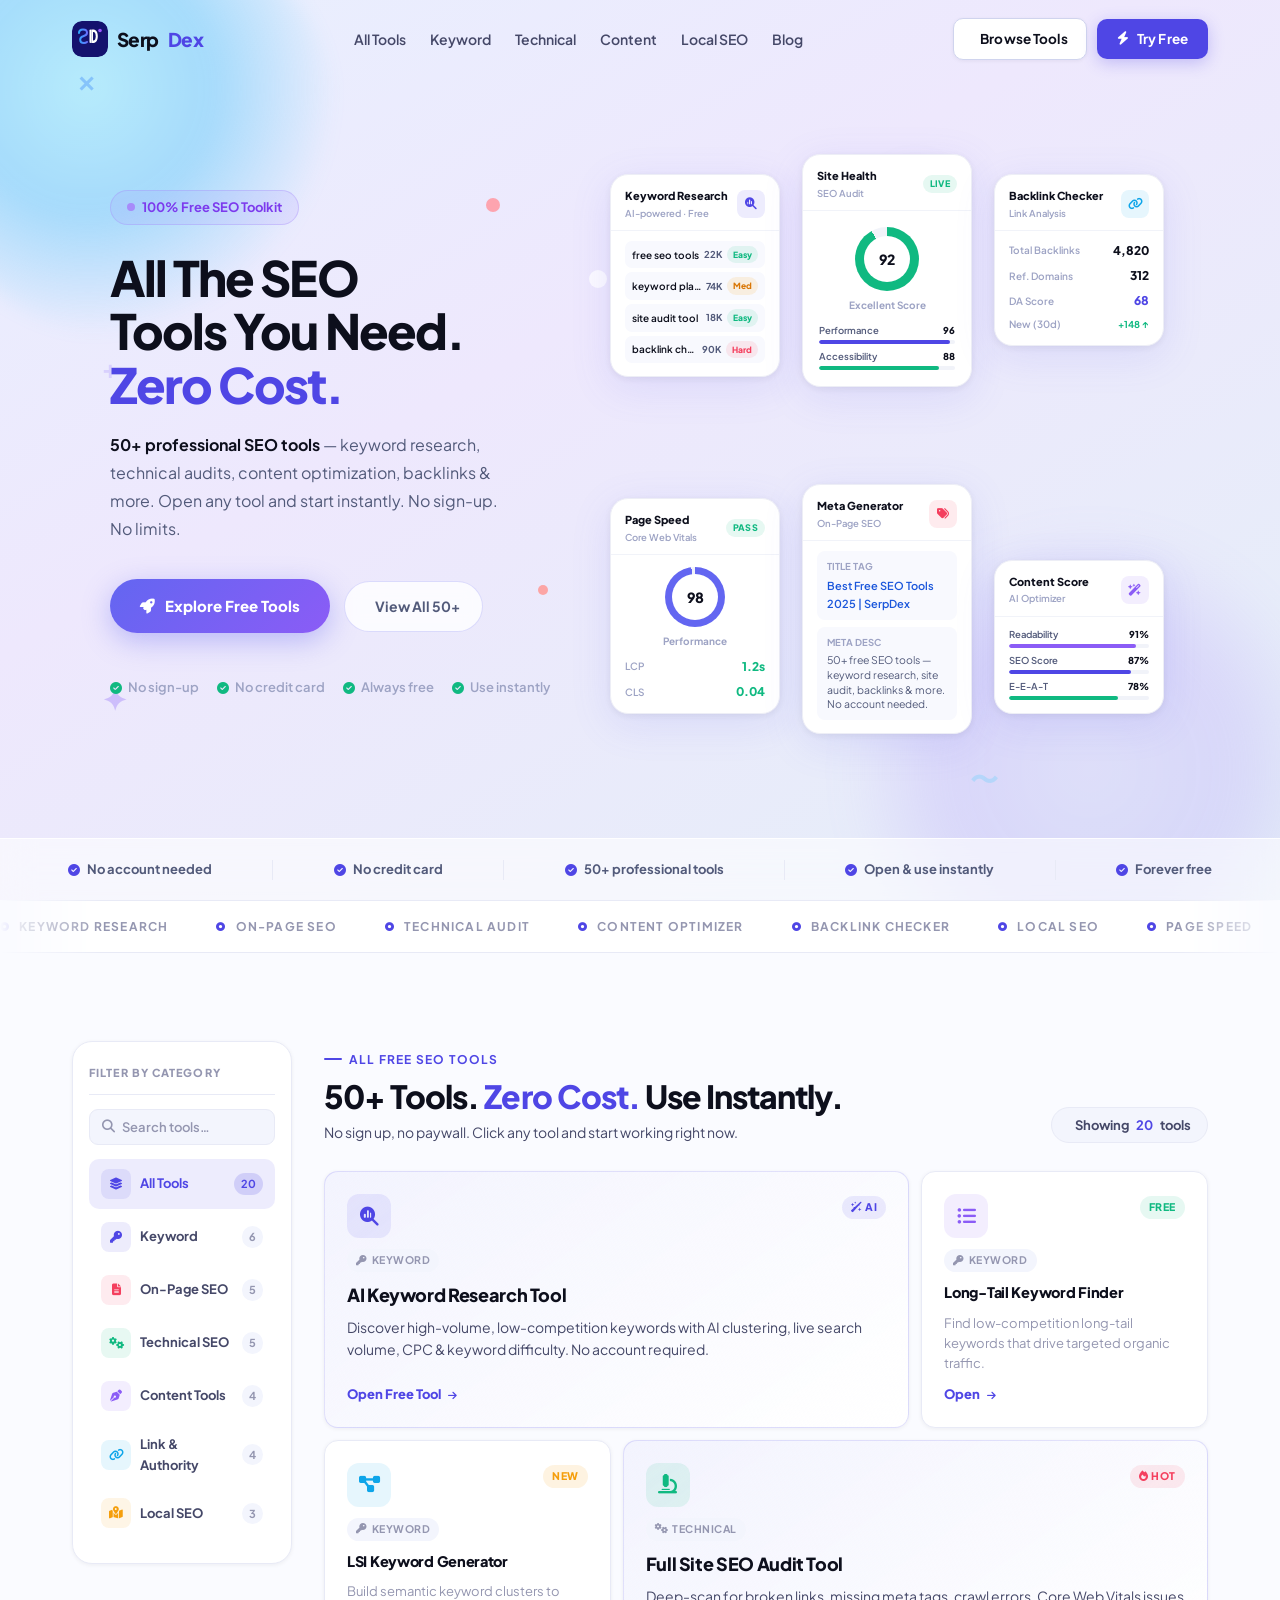
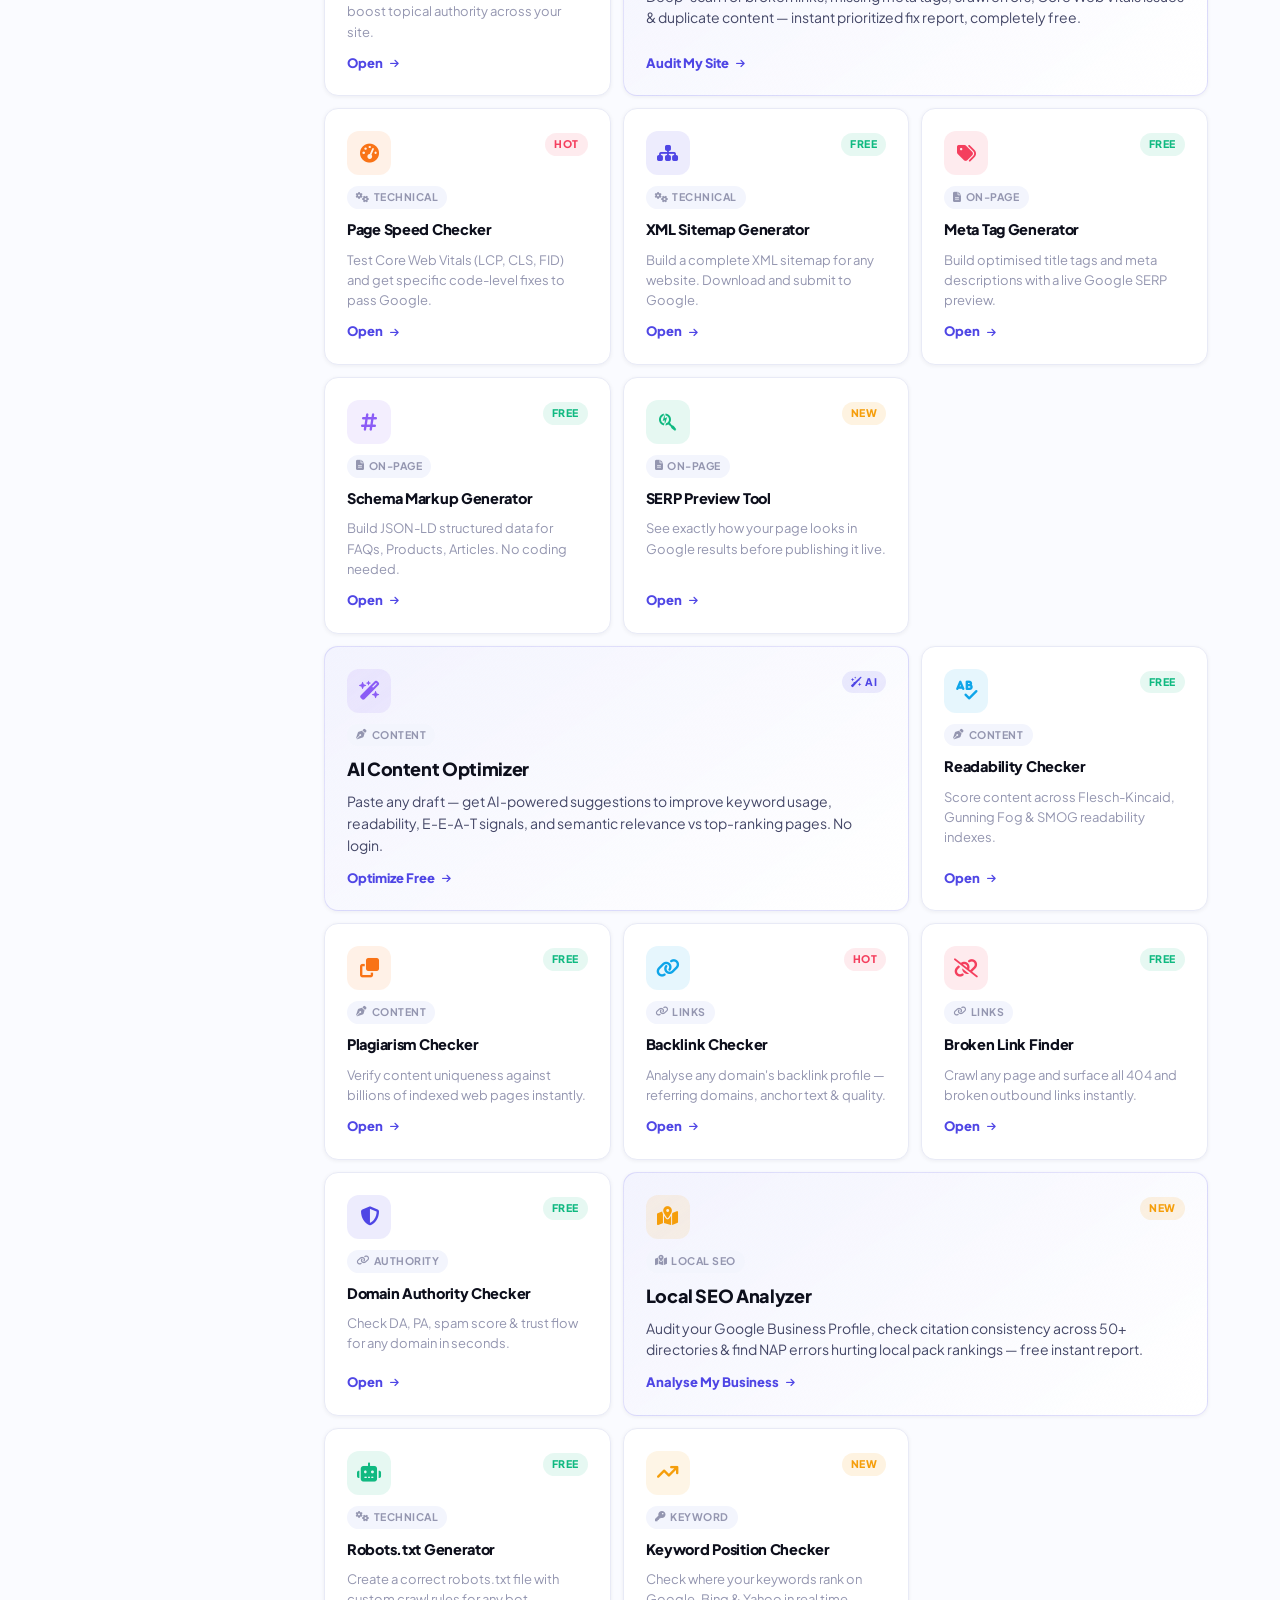
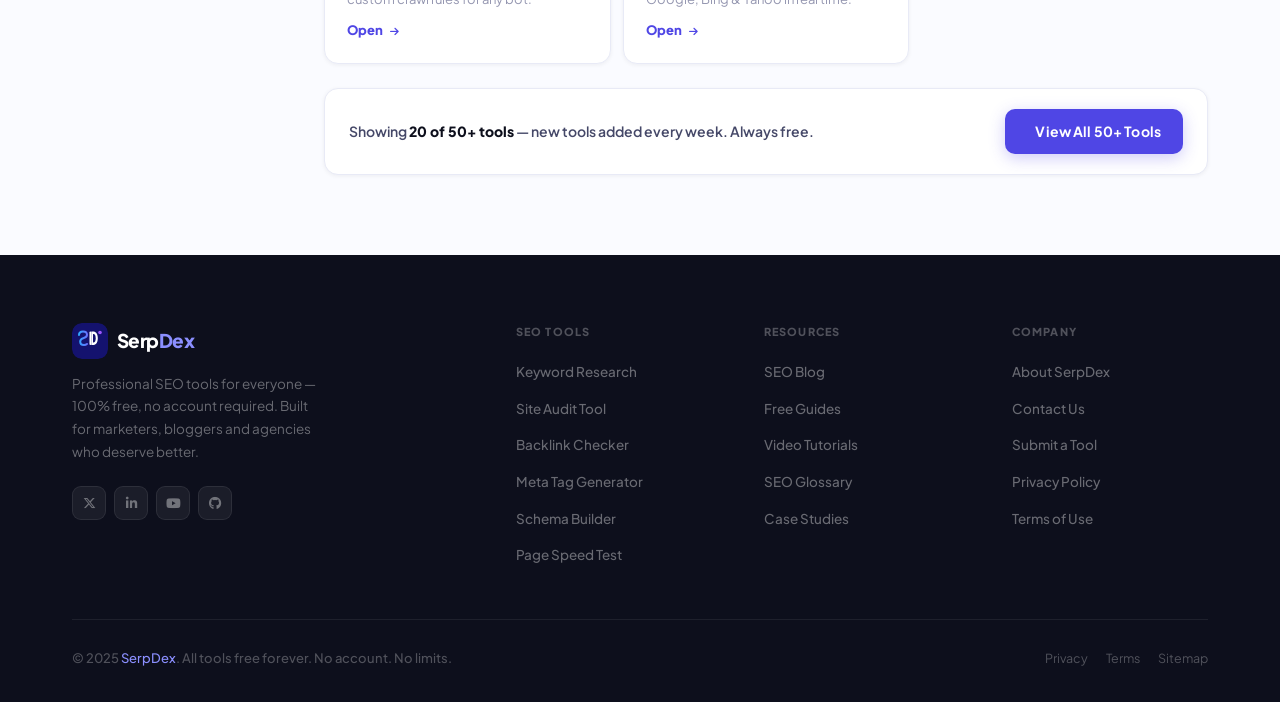
<file: index.html>
<!DOCTYPE html>
<html lang="en">
<head>
  <meta charset="UTF-8" />
  <meta name="viewport" content="width=device-width, initial-scale=1.0" />
  <title>SerpDex — 50+ Free SEO Tools. No Signup. No Limits.</title>
  <meta name="description" content="SerpDex gives you 50+ free SEO tools — keyword research, site audit, schema generator, backlink checker and more. No account needed." />
  <link rel="preconnect" href="https://fonts.googleapis.com" />
  <link rel="preconnect" href="https://fonts.gstatic.com" crossorigin />
  <link href="https://fonts.googleapis.com/css2?family=Inter:wght@300;400;500;600;700;800;900&family=Plus+Jakarta+Sans:ital,wght@0,300;0,400;0,500;0,600;0,700;0,800;1,400&display=swap" rel="stylesheet" />
  <link rel="stylesheet" href="https://cdnjs.cloudflare.com/ajax/libs/font-awesome/6.5.0/css/all.min.css" />
  <link rel="stylesheet" href="shared.css" />
</head>
<body>

  <!-- ░░ HEADER — injected by components.js ░░ -->
  <div id="site-header"></div>

  <!-- ░░ PAGE CONTENT ░░ -->
  <!-- ████ HERO  ████ -->
<section class="hero" id="home">

  <!-- Decorative elements -->
  <span class="deco deco-circle dc1"></span>
  <span class="deco deco-circle dc2"></span>
  <span class="deco deco-circle dc3"></span>
  <span class="deco deco-circle dc4"></span>
  <span class="deco deco-circle dd1"></span>
  <span class="deco deco-circle dd2"></span>
  <span class="deco deco-circle dd3"></span>
  <span class="deco dsym dx1">✕</span>
  <span class="deco dsym dx2">✦</span>
  <span class="deco dsym dwave">〜</span>
  <span class="deco dsym dplus">+</span>

  <!-- Main content -->
  <div class="hero-wrap">
    <div class="hero-grid">

      <!-- ── LEFT ── -->
      <div class="hl">

        <div class="hl-badge">
          <span class="badge-dot"></span>
          100% Free SEO Toolkit
        </div>

        <h1 class="hl-h1">
          All The SEO<br>
          Tools You Need.<br>
          <span class="ac">Zero Cost.</span>
        </h1>

        <p class="hl-p">
          <strong>50+ professional SEO tools</strong> — keyword research,
          technical audits, content optimization, backlinks & more.
          Open any tool and start instantly. No sign-up. No limits.
        </p>

        <div class="hl-cta">
          <a href="#tools" class="cta-main">
            <i class="fa-solid fa-rocket"></i> Explore Free Tools
          </a>
          <a href="#tools" class="cta-ghost">
            <i class="fa-solid fa-grid-2"></i> View All 50+
          </a>
        </div>

        <div class="hl-trust">
          <div class="ht-item"><i class="fa-solid fa-circle-check"></i> No sign-up</div>
          <div class="ht-item"><i class="fa-solid fa-circle-check"></i> No credit card</div>
          <div class="ht-item"><i class="fa-solid fa-circle-check"></i> Always free</div>
          <div class="ht-item"><i class="fa-solid fa-circle-check"></i> Use instantly</div>
        </div>

      </div>

      <!-- ── RIGHT — Floating cards ── -->
      <div class="hr">
        <div class="cards-scene">

          <!-- Card 1: AI Keyword Research -->
          <div class="fcard fc1">
            <div class="card-header">
              <div>
                <div class="card-title">Keyword Research</div>
                <div class="card-sub">AI-powered · Free</div>
              </div>
              <div class="card-icon-wrap" style="background:rgba(79,70,229,.1);">
                <i class="fa-solid fa-magnifying-glass-chart" style="color:#4F46E5;"></i>
              </div>
            </div>
            <div class="card-body">
              <div class="krow">
                <span class="krow-kw">free seo tools</span>
                <span class="krow-vol">22K</span>
                <span class="kpill kp-e">Easy</span>
              </div>
              <div class="krow">
                <span class="krow-kw">keyword planner</span>
                <span class="krow-vol">74K</span>
                <span class="kpill kp-m">Med</span>
              </div>
              <div class="krow">
                <span class="krow-kw">site audit tool</span>
                <span class="krow-vol">18K</span>
                <span class="kpill kp-e">Easy</span>
              </div>
              <div class="krow">
                <span class="krow-kw">backlink checker</span>
                <span class="krow-vol">90K</span>
                <span class="kpill kp-h">Hard</span>
              </div>
            </div>
          </div>

          <!-- Card 2: Site Audit Score -->
          <div class="fcard fc2">
            <div class="card-header">
              <div>
                <div class="card-title">Site Health</div>
                <div class="card-sub">SEO Audit</div>
              </div>
              <span class="card-badge cb-green">Live</span>
            </div>
            <div class="card-body" style="text-align:center;padding:16px;">
              <div class="score-ring" style="--clr:#10B981;--pct:92%;">
                <span class="score-val">92</span>
              </div>
              <div class="score-lbl">Excellent Score</div>
              <div style="margin-top:10px;">
                <div class="pbar-wrap">
                  <div class="pbar-head"><span class="pbar-lbl">Performance</span><span class="pbar-val">96</span></div>
                  <div class="pbar"><div class="pbar-fill" style="width:96%;background:#4F46E5;"></div></div>
                </div>
                <div class="pbar-wrap">
                  <div class="pbar-head"><span class="pbar-lbl">Accessibility</span><span class="pbar-val">88</span></div>
                  <div class="pbar"><div class="pbar-fill" style="width:88%;background:#10B981;"></div></div>
                </div>
              </div>
            </div>
          </div>

          <!-- Card 3: Backlink Checker -->
          <div class="fcard fc3">
            <div class="card-header">
              <div>
                <div class="card-title">Backlink Checker</div>
                <div class="card-sub">Link Analysis</div>
              </div>
              <div class="card-icon-wrap" style="background:rgba(14,165,233,.1);">
                <i class="fa-solid fa-link" style="color:#0EA5E9;"></i>
              </div>
            </div>
            <div class="card-body">
              <div class="stat-row">
                <span class="stat-lbl">Total Backlinks</span>
                <span class="stat-val">4,820</span>
              </div>
              <div class="stat-row">
                <span class="stat-lbl">Ref. Domains</span>
                <span class="stat-val">312</span>
              </div>
              <div class="stat-row">
                <span class="stat-lbl">DA Score</span>
                <span class="stat-val" style="color:#4F46E5;">68</span>
              </div>
              <div class="stat-row">
                <span class="stat-lbl">New (30d)</span>
                <span class="stat-chg up-g">+148 ↑</span>
              </div>
            </div>
          </div>

          <!-- Card 4: Page Speed -->
          <div class="fcard fc4">
            <div class="card-header">
              <div>
                <div class="card-title">Page Speed</div>
                <div class="card-sub">Core Web Vitals</div>
              </div>
              <span class="card-badge cb-green">Pass</span>
            </div>
            <div class="card-body" style="text-align:center;padding:12px 14px;">
              <div class="score-ring" style="--clr:#6366F1;--pct:98%;width:60px;height:60px;">
                <span class="score-val" style="font-size:14px;">98</span>
              </div>
              <div class="score-lbl" style="margin-bottom:8px;">Performance</div>
              <div class="stat-row">
                <span class="stat-lbl">LCP</span>
                <span class="stat-val" style="color:#10B981;font-size:12px;">1.2s</span>
              </div>
              <div class="stat-row">
                <span class="stat-lbl">CLS</span>
                <span class="stat-val" style="color:#10B981;font-size:12px;">0.04</span>
              </div>
            </div>
          </div>

          <!-- Card 5: Meta Generator -->
          <div class="fcard fc5">
            <div class="card-header">
              <div>
                <div class="card-title">Meta Generator</div>
                <div class="card-sub">On-Page SEO</div>
              </div>
              <div class="card-icon-wrap" style="background:rgba(244,63,94,.1);">
                <i class="fa-solid fa-tags" style="color:#F43F5E;"></i>
              </div>
            </div>
            <div class="card-body">
              <div style="background:#F8F9FE;border-radius:8px;padding:8px 10px;margin-bottom:7px;">
                <div style="font-size:9.5px;font-weight:700;color:#9DA3C4;margin-bottom:3px;">TITLE TAG</div>
                <div style="font-size:11px;font-weight:600;color:#1A56DB;">Best Free SEO Tools 2025 | SerpDex</div>
              </div>
              <div style="background:#F8F9FE;border-radius:8px;padding:8px 10px;">
                <div style="font-size:9.5px;font-weight:700;color:#9DA3C4;margin-bottom:3px;">META DESC</div>
                <div style="font-size:10.5px;color:#525A7A;line-height:1.4;">50+ free SEO tools — keyword research, site audit, backlinks & more. No account needed.</div>
              </div>
            </div>
          </div>

          <!-- Card 6: Content Score -->
          <div class="fcard fc6">
            <div class="card-header">
              <div>
                <div class="card-title">Content Score</div>
                <div class="card-sub">AI Optimizer</div>
              </div>
              <div class="card-icon-wrap" style="background:rgba(139,92,246,.1);">
                <i class="fa-solid fa-wand-magic-sparkles" style="color:#8B5CF6;"></i>
              </div>
            </div>
            <div class="card-body">
              <div class="pbar-wrap">
                <div class="pbar-head"><span class="pbar-lbl">Readability</span><span class="pbar-val">91%</span></div>
                <div class="pbar"><div class="pbar-fill" style="width:91%;background:#8B5CF6;"></div></div>
              </div>
              <div class="pbar-wrap">
                <div class="pbar-head"><span class="pbar-lbl">SEO Score</span><span class="pbar-val">87%</span></div>
                <div class="pbar"><div class="pbar-fill" style="width:87%;background:#4F46E5;"></div></div>
              </div>
              <div class="pbar-wrap" style="margin-bottom:0;">
                <div class="pbar-head"><span class="pbar-lbl">E-E-A-T</span><span class="pbar-val">78%</span></div>
                <div class="pbar"><div class="pbar-fill" style="width:78%;background:#10B981;"></div></div>
              </div>
            </div>
          </div>

          <!-- Card 7: Local SEO -->
          <div class="fcard fc7">
            <div class="card-header">
              <div>
                <div class="card-title">Local SEO</div>
                <div class="card-sub">GBP Analyzer</div>
              </div>
              <span class="card-badge cb-amber">New</span>
            </div>
            <div class="card-body">
              <div class="stat-row">
                <span class="stat-lbl">Citations</span>
                <span class="stat-val">48/50</span>
              </div>
              <div class="stat-row">
                <span class="stat-lbl">Reviews</span>
                <span class="stat-val" style="color:#F59E0B;">4.8 ★</span>
              </div>
              <div class="stat-row">
                <span class="stat-lbl">NAP Errors</span>
                <span class="stat-chg up-g">0 ✓</span>
              </div>
            </div>
          </div>

        </div><!-- /cards-scene -->
      </div><!-- /hr -->

    </div><!-- /hero-grid -->
  </div><!-- /hero-wrap -->

  <!-- Bottom strip -->
  <div class="hero-strip">
    <div class="hs-inner">
      <div class="hs-item"><i class="fa-solid fa-circle-check"></i> No account needed</div>
      <div class="hs-sep"></div>
      <div class="hs-item"><i class="fa-solid fa-circle-check"></i> No credit card</div>
      <div class="hs-sep"></div>
      <div class="hs-item"><i class="fa-solid fa-circle-check"></i> 50+ professional tools</div>
      <div class="hs-sep"></div>
      <div class="hs-item"><i class="fa-solid fa-circle-check"></i> Open & use instantly</div>
      <div class="hs-sep"></div>
      <div class="hs-item"><i class="fa-solid fa-circle-check"></i> Forever free</div>
    </div>
  </div>

</section>
<!-- MARQUEE -->
<div class="mq">
  <div class="mq-t">
    <span class="mq-i"><i class="fa-solid fa-circle-dot"></i>Keyword Research</span>
    <span class="mq-i"><i class="fa-solid fa-circle-dot"></i>On-Page SEO</span>
    <span class="mq-i"><i class="fa-solid fa-circle-dot"></i>Technical Audit</span>
    <span class="mq-i"><i class="fa-solid fa-circle-dot"></i>Content Optimizer</span>
    <span class="mq-i"><i class="fa-solid fa-circle-dot"></i>Backlink Checker</span>
    <span class="mq-i"><i class="fa-solid fa-circle-dot"></i>Local SEO</span>
    <span class="mq-i"><i class="fa-solid fa-circle-dot"></i>Page Speed</span>
    <span class="mq-i"><i class="fa-solid fa-circle-dot"></i>Schema Markup</span>
    <span class="mq-i"><i class="fa-solid fa-circle-dot"></i>AI Writing</span>
    <span class="mq-i"><i class="fa-solid fa-circle-dot"></i>Competitor Analysis</span>
    <span class="mq-i"><i class="fa-solid fa-circle-dot"></i>Keyword Research</span>
    <span class="mq-i"><i class="fa-solid fa-circle-dot"></i>On-Page SEO</span>
    <span class="mq-i"><i class="fa-solid fa-circle-dot"></i>Technical Audit</span>
    <span class="mq-i"><i class="fa-solid fa-circle-dot"></i>Content Optimizer</span>
    <span class="mq-i"><i class="fa-solid fa-circle-dot"></i>Backlink Checker</span>
    <span class="mq-i"><i class="fa-solid fa-circle-dot"></i>Local SEO</span>
    <span class="mq-i"><i class="fa-solid fa-circle-dot"></i>Page Speed</span>
    <span class="mq-i"><i class="fa-solid fa-circle-dot"></i>Schema Markup</span>
    <span class="mq-i"><i class="fa-solid fa-circle-dot"></i>AI Writing</span>
    <span class="mq-i"><i class="fa-solid fa-circle-dot"></i>Competitor Analysis</span>
  </div>
</div>

<!-- ████ TOOLS ████ -->
<section class="tools" id="tools">
  <div class="wrap">
    <div class="tools-layout">

      <!-- SIDEBAR -->
      <aside class="t-sidebar up">
        <div class="tsb-title">Filter by Category</div>
        <div class="tsb-search">
          <i class="fa-solid fa-magnifying-glass"></i>
          <input type="text" id="sbInput" placeholder="Search tools…" oninput="liveSearch(this.value)"/>
        </div>
        <div class="scat on" onclick="sideCat('all',this)">
          <div class="scat-ic" style="background:var(--indigo-10);"><i class="fa-solid fa-layer-group" style="color:var(--indigo);"></i></div>
          <span class="scat-lbl">All Tools</span>
          <span class="scat-n">20</span>
        </div>
        <div class="scat" onclick="sideCat('keyword',this)">
          <div class="scat-ic ic-ind"><i class="fa-solid fa-key" style="color:var(--indigo);font-size:12px;"></i></div>
          <span class="scat-lbl">Keyword</span>
          <span class="scat-n">6</span>
        </div>
        <div class="scat" onclick="sideCat('onpage',this)">
          <div class="scat-ic ic-ros"><i class="fa-solid fa-file-lines" style="color:var(--rose);font-size:12px;"></i></div>
          <span class="scat-lbl">On-Page SEO</span>
          <span class="scat-n">5</span>
        </div>
        <div class="scat" onclick="sideCat('technical',this)">
          <div class="scat-ic ic-eme"><i class="fa-solid fa-gears" style="color:var(--emerald);font-size:12px;"></i></div>
          <span class="scat-lbl">Technical SEO</span>
          <span class="scat-n">5</span>
        </div>
        <div class="scat" onclick="sideCat('content',this)">
          <div class="scat-ic ic-vio"><i class="fa-solid fa-pen-nib" style="color:var(--violet);font-size:12px;"></i></div>
          <span class="scat-lbl">Content Tools</span>
          <span class="scat-n">4</span>
        </div>
        <div class="scat" onclick="sideCat('link',this)">
          <div class="scat-ic ic-sky"><i class="fa-solid fa-link" style="color:var(--sky);font-size:12px;"></i></div>
          <span class="scat-lbl">Link & Authority</span>
          <span class="scat-n">4</span>
        </div>
        <div class="scat" onclick="sideCat('local',this)">
          <div class="scat-ic ic-amb"><i class="fa-solid fa-map-location-dot" style="color:var(--amber);font-size:12px;"></i></div>
          <span class="scat-lbl">Local SEO</span>
          <span class="scat-n">3</span>
        </div>
      </aside>

      <!-- MAIN -->
      <div class="tools-main">
        <div class="tools-head up">
          <div class="th-left">
            <div class="th-eyebrow">All Free SEO Tools</div>
            <h2>50+ Tools. <em>Zero Cost.</em> Use Instantly.</h2>
            <p>No sign up, no paywall. Click any tool and start working right now.</p>
          </div>
          <div class="t-showing">
            <i class="fa-solid fa-grid-2"></i>
            Showing <strong id="countNum">20</strong> tools
          </div>
        </div>

        <div class="tgrid" id="toolGrid">

          <!-- KEYWORD -->
          <div class="tc feat up" data-cat="keyword">
            <div class="tc-top">
              <div class="tc-ic ic-ind"><i class="fa-solid fa-magnifying-glass-chart"></i></div>
              <span class="tb tb-ai"><i class="fa-solid fa-wand-sparkles"></i> AI</span>
            </div>
            <span class="tc-cat"><i class="fa-solid fa-key"></i> Keyword</span>
            <h4>AI Keyword Research Tool</h4>
            <p>Discover high-volume, low-competition keywords with AI clustering, live search volume, CPC & keyword difficulty. No account required.</p>
            <a href="#" class="tc-link">Open Free Tool <i class="fa-solid fa-arrow-right"></i></a>
          </div>

          <div class="tc up d1" data-cat="keyword">
            <div class="tc-top">
              <div class="tc-ic ic-vio"><i class="fa-solid fa-list-ul"></i></div>
              <span class="tb tb-free">Free</span>
            </div>
            <span class="tc-cat"><i class="fa-solid fa-key"></i> Keyword</span>
            <h4>Long-Tail Keyword Finder</h4>
            <p>Find low-competition long-tail keywords that drive targeted organic traffic.</p>
            <a href="#" class="tc-link">Open <i class="fa-solid fa-arrow-right"></i></a>
          </div>

          <div class="tc up d2" data-cat="keyword">
            <div class="tc-top">
              <div class="tc-ic ic-sky"><i class="fa-solid fa-diagram-project"></i></div>
              <span class="tb tb-new">New</span>
            </div>
            <span class="tc-cat"><i class="fa-solid fa-key"></i> Keyword</span>
            <h4>LSI Keyword Generator</h4>
            <p>Build semantic keyword clusters to boost topical authority across your site.</p>
            <a href="#" class="tc-link">Open <i class="fa-solid fa-arrow-right"></i></a>
          </div>

          <!-- TECHNICAL -->
          <div class="tc feat up" data-cat="technical">
            <div class="tc-top">
              <div class="tc-ic ic-eme"><i class="fa-solid fa-microscope"></i></div>
              <span class="tb tb-hot"><i class="fa-solid fa-fire"></i> Hot</span>
            </div>
            <span class="tc-cat"><i class="fa-solid fa-gears"></i> Technical</span>
            <h4>Full Site SEO Audit Tool</h4>
            <p>Deep-scan for broken links, missing meta tags, crawl errors, Core Web Vitals issues & duplicate content — instant prioritized fix report, completely free.</p>
            <a href="#" class="tc-link">Audit My Site <i class="fa-solid fa-arrow-right"></i></a>
          </div>

          <div class="tc up d1" data-cat="technical">
            <div class="tc-top">
              <div class="tc-ic ic-orn"><i class="fa-solid fa-gauge-high"></i></div>
              <span class="tb tb-hot">Hot</span>
            </div>
            <span class="tc-cat"><i class="fa-solid fa-gears"></i> Technical</span>
            <h4>Page Speed Checker</h4>
            <p>Test Core Web Vitals (LCP, CLS, FID) and get specific code-level fixes to pass Google.</p>
            <a href="#" class="tc-link">Open <i class="fa-solid fa-arrow-right"></i></a>
          </div>

          <div class="tc up d2" data-cat="technical">
            <div class="tc-top">
              <div class="tc-ic ic-ind"><i class="fa-solid fa-sitemap"></i></div>
              <span class="tb tb-free">Free</span>
            </div>
            <span class="tc-cat"><i class="fa-solid fa-gears"></i> Technical</span>
            <h4>XML Sitemap Generator</h4>
            <p>Build a complete XML sitemap for any website. Download and submit to Google.</p>
            <a href="#" class="tc-link">Open <i class="fa-solid fa-arrow-right"></i></a>
          </div>

          <!-- ON-PAGE -->
          <div class="tc up" data-cat="onpage">
            <div class="tc-top">
              <div class="tc-ic ic-ros"><i class="fa-solid fa-tags"></i></div>
              <span class="tb tb-free">Free</span>
            </div>
            <span class="tc-cat"><i class="fa-solid fa-file-lines"></i> On-Page</span>
            <h4>Meta Tag Generator</h4>
            <p>Build optimised title tags and meta descriptions with a live Google SERP preview.</p>
            <a href="#" class="tc-link">Open <i class="fa-solid fa-arrow-right"></i></a>
          </div>

          <div class="tc up d1" data-cat="onpage">
            <div class="tc-top">
              <div class="tc-ic ic-vio"><i class="fa-solid fa-hashtag"></i></div>
              <span class="tb tb-free">Free</span>
            </div>
            <span class="tc-cat"><i class="fa-solid fa-file-lines"></i> On-Page</span>
            <h4>Schema Markup Generator</h4>
            <p>Build JSON-LD structured data for FAQs, Products, Articles. No coding needed.</p>
            <a href="#" class="tc-link">Open <i class="fa-solid fa-arrow-right"></i></a>
          </div>

          <div class="tc up d2" data-cat="onpage">
            <div class="tc-top">
              <div class="tc-ic ic-eme"><i class="fa-brands fa-searchengin"></i></div>
              <span class="tb tb-new">New</span>
            </div>
            <span class="tc-cat"><i class="fa-solid fa-file-lines"></i> On-Page</span>
            <h4>SERP Preview Tool</h4>
            <p>See exactly how your page looks in Google results before publishing it live.</p>
            <a href="#" class="tc-link">Open <i class="fa-solid fa-arrow-right"></i></a>
          </div>

          <!-- CONTENT -->
          <div class="tc feat up" data-cat="content">
            <div class="tc-top">
              <div class="tc-ic ic-vio"><i class="fa-solid fa-wand-magic-sparkles"></i></div>
              <span class="tb tb-ai"><i class="fa-solid fa-wand-sparkles"></i> AI</span>
            </div>
            <span class="tc-cat"><i class="fa-solid fa-pen-nib"></i> Content</span>
            <h4>AI Content Optimizer</h4>
            <p>Paste any draft — get AI-powered suggestions to improve keyword usage, readability, E-E-A-T signals, and semantic relevance vs top-ranking pages. No login.</p>
            <a href="#" class="tc-link">Optimize Free <i class="fa-solid fa-arrow-right"></i></a>
          </div>

          <div class="tc up d1" data-cat="content">
            <div class="tc-top">
              <div class="tc-ic ic-sky"><i class="fa-solid fa-spell-check"></i></div>
              <span class="tb tb-free">Free</span>
            </div>
            <span class="tc-cat"><i class="fa-solid fa-pen-nib"></i> Content</span>
            <h4>Readability Checker</h4>
            <p>Score content across Flesch-Kincaid, Gunning Fog & SMOG readability indexes.</p>
            <a href="#" class="tc-link">Open <i class="fa-solid fa-arrow-right"></i></a>
          </div>

          <div class="tc up d2" data-cat="content">
            <div class="tc-top">
              <div class="tc-ic ic-orn"><i class="fa-solid fa-clone"></i></div>
              <span class="tb tb-free">Free</span>
            </div>
            <span class="tc-cat"><i class="fa-solid fa-pen-nib"></i> Content</span>
            <h4>Plagiarism Checker</h4>
            <p>Verify content uniqueness against billions of indexed web pages instantly.</p>
            <a href="serpkit-schema-generator.html" class="tc-link">Open <i class="fa-solid fa-arrow-right"></i></a>
          </div>

          <!-- LINK -->
          <div class="tc up" data-cat="link">
            <div class="tc-top">
              <div class="tc-ic ic-sky"><i class="fa-solid fa-link"></i></div>
              <span class="tb tb-hot">Hot</span>
            </div>
            <span class="tc-cat"><i class="fa-solid fa-link"></i> Links</span>
            <h4>Backlink Checker</h4>
            <p>Analyse any domain's backlink profile — referring domains, anchor text & quality.</p>
            <a href="#" class="tc-link">Open <i class="fa-solid fa-arrow-right"></i></a>
          </div>

          <div class="tc up d1" data-cat="link">
            <div class="tc-top">
              <div class="tc-ic ic-ros"><i class="fa-solid fa-link-slash"></i></div>
              <span class="tb tb-free">Free</span>
            </div>
            <span class="tc-cat"><i class="fa-solid fa-link"></i> Links</span>
            <h4>Broken Link Finder</h4>
            <p>Crawl any page and surface all 404 and broken outbound links instantly.</p>
            <a href="#" class="tc-link">Open <i class="fa-solid fa-arrow-right"></i></a>
          </div>

          <div class="tc up d2" data-cat="link">
            <div class="tc-top">
              <div class="tc-ic ic-ind"><i class="fa-solid fa-shield-halved"></i></div>
              <span class="tb tb-free">Free</span>
            </div>
            <span class="tc-cat"><i class="fa-solid fa-link"></i> Authority</span>
            <h4>Domain Authority Checker</h4>
            <p>Check DA, PA, spam score & trust flow for any domain in seconds.</p>
            <a href="#" class="tc-link">Open <i class="fa-solid fa-arrow-right"></i></a>
          </div>

          <!-- LOCAL -->
          <div class="tc feat up" data-cat="local">
            <div class="tc-top">
              <div class="tc-ic ic-amb"><i class="fa-solid fa-map-location-dot"></i></div>
              <span class="tb tb-new">New</span>
            </div>
            <span class="tc-cat"><i class="fa-solid fa-map-location-dot"></i> Local SEO</span>
            <h4>Local SEO Analyzer</h4>
            <p>Audit your Google Business Profile, check citation consistency across 50+ directories & find NAP errors hurting local pack rankings — free instant report.</p>
            <a href="#" class="tc-link">Analyse My Business <i class="fa-solid fa-arrow-right"></i></a>
          </div>

          <div class="tc up d1" data-cat="technical">
            <div class="tc-top">
              <div class="tc-ic ic-eme"><i class="fa-solid fa-robot"></i></div>
              <span class="tb tb-free">Free</span>
            </div>
            <span class="tc-cat"><i class="fa-solid fa-gears"></i> Technical</span>
            <h4>Robots.txt Generator</h4>
            <p>Create a correct robots.txt file with custom crawl rules for any bot.</p>
            <a href="#" class="tc-link">Open <i class="fa-solid fa-arrow-right"></i></a>
          </div>

          <div class="tc up d2" data-cat="keyword">
            <div class="tc-top">
              <div class="tc-ic ic-amb"><i class="fa-solid fa-arrow-trend-up"></i></div>
              <span class="tb tb-new">New</span>
            </div>
            <span class="tc-cat"><i class="fa-solid fa-key"></i> Keyword</span>
            <h4>Keyword Position Checker</h4>
            <p>Check where your keywords rank on Google, Bing & Yahoo in real time.</p>
            <a href="#" class="tc-link">Open <i class="fa-solid fa-arrow-right"></i></a>
          </div>

        </div><!-- /tgrid -->

        <div class="tgrid-footer up">
          <p>Showing <strong>20 of 50+ tools</strong> — new tools added every week. Always free.</p>
          <a href="#" class="btn btn-indigo"><i class="fa-solid fa-grid-2"></i> View All 50+ Tools</a>
        </div>

      </div>
    </div>
  </div>
</section>

<!-- ████ FOOTER ████ -->

  <!-- ░░ FOOTER — injected by components.js ░░ -->
  <div id="site-footer"></div>

  <!-- Page JS -->
  <script src="components.js"></script>
  <script>

// Nav scroll
const nav=document.getElementById('nav');
window.addEventListener('scroll',()=>nav.classList.toggle('stuck',scrollY>40));

// Scroll reveal - immediate for compatibility
document.querySelectorAll('.up').forEach(el => el.classList.add('in'));

// Sidebar filter
function sideCat(cat,el){
  document.querySelectorAll('.scat').forEach(s=>s.classList.remove('on'));
  el.classList.add('on');
  let n=0;
  document.querySelectorAll('#toolGrid .tc').forEach(c=>{
    const show=cat==='all'||c.dataset.cat===cat;
    c.style.display=show?'':'none';if(show)n++;
  });
  document.getElementById('countNum').textContent=n;
}

// Live search
function liveSearch(q){
  q=q.toLowerCase();
  let n=0;
  document.querySelectorAll('#toolGrid .tc').forEach(c=>{
    const show=!q||c.innerText.toLowerCase().includes(q);
    c.style.display=show?'':'none';if(show)n++;
  });
  document.getElementById('countNum').textContent=n;
  // reset sidebar active
  document.querySelectorAll('.scat').forEach(s=>s.classList.remove('on'));
  document.querySelector('.scat').classList.add('on');
}

// Hero pills filter
function heroFilter(cat){
  document.getElementById('tools').scrollIntoView({behavior:'smooth'});
  setTimeout(()=>{
    const el=document.querySelector(`.scat[onclick*="'${cat}'"]`);
    if(el)el.click();
  },600);
}

// Hero search
function doSearch(){
  const q=document.getElementById('heroInput').value.trim();
  document.getElementById('tools').scrollIntoView({behavior:'smooth'});
  setTimeout(()=>{
    document.getElementById('sbInput').value=q;
    liveSearch(q);
  },600);
}
document.getElementById('heroInput')?.addEventListener('keydown',e=>{if(e.key==='Enter')doSearch();});

// Smooth scroll anchors
document.querySelectorAll('a[href^="#"]').forEach(a=>{
  a.addEventListener('click',e=>{
    const t=document.querySelector(a.getAttribute('href'));
    if(t){e.preventDefault();t.scrollIntoView({behavior:'smooth'});}
  });
});

  </script>

</body>
</html>
</file>
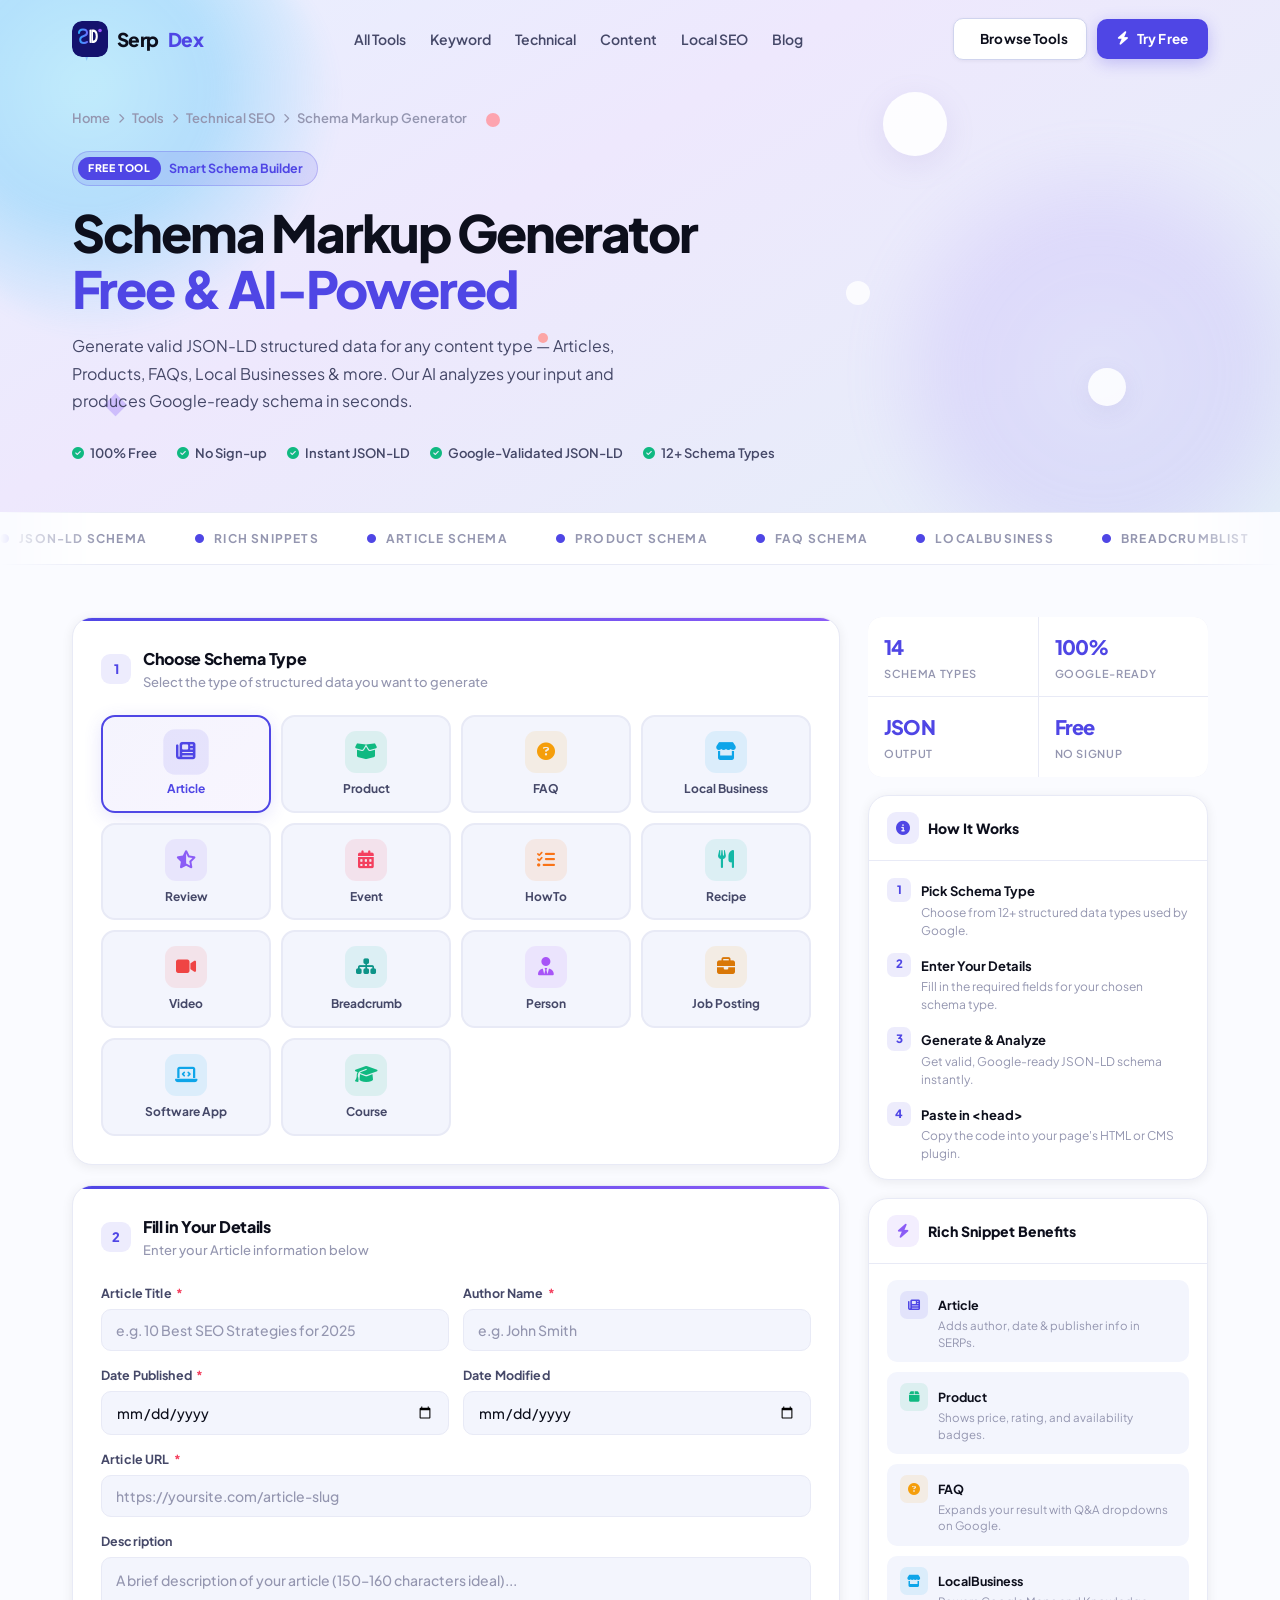
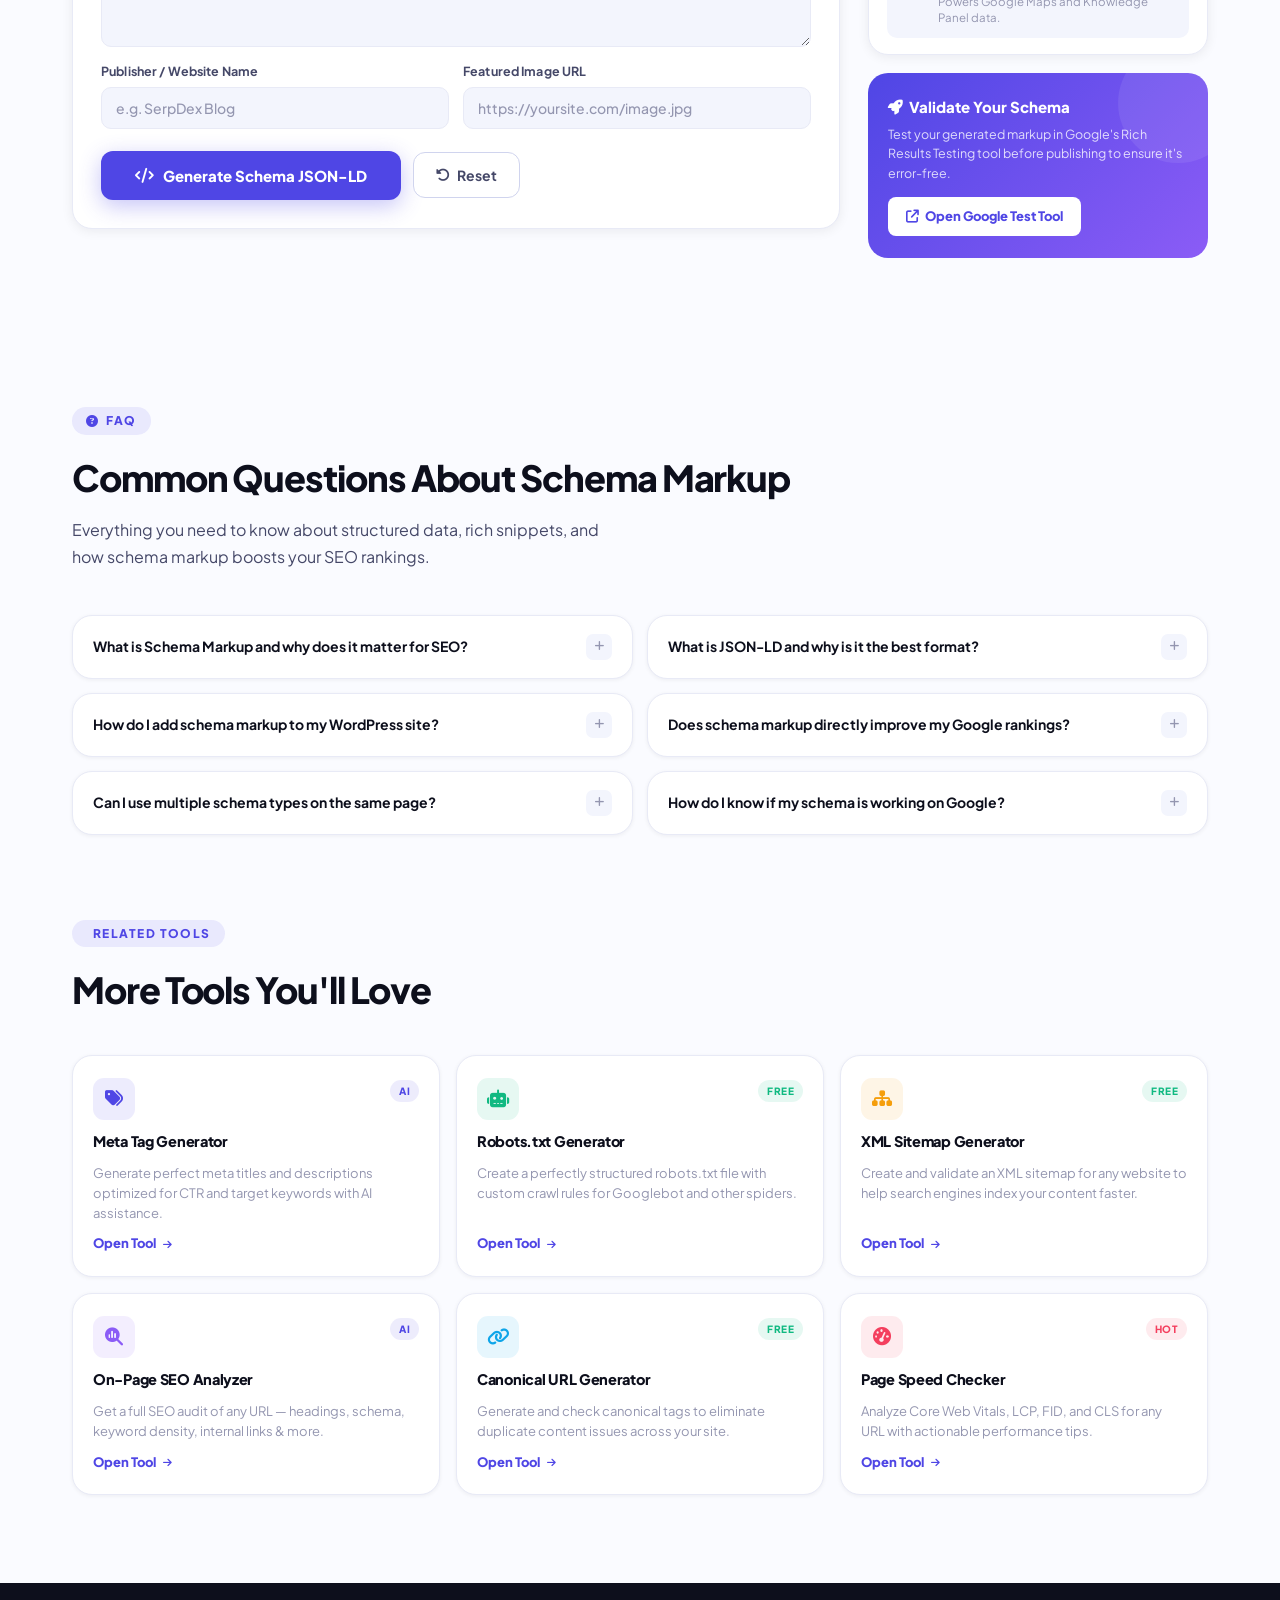
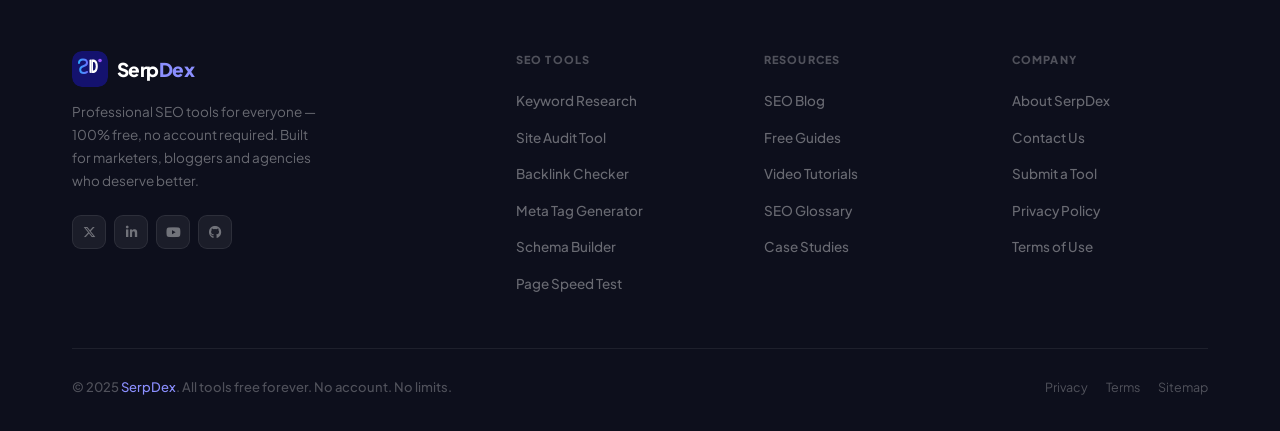
<file: schema-generator.html>
<!DOCTYPE html>
<html lang="en">
<head>
  <meta charset="UTF-8" />
  <meta name="viewport" content="width=device-width, initial-scale=1.0" />
  <title>Schema Markup Generator — Free Tool | SerpDex</title>
  <meta name="description" content="Generate valid JSON-LD structured data for Articles, Products, FAQs, Local Businesses and more. Free schema markup generator by SerpDex." />
  <link rel="preconnect" href="https://fonts.googleapis.com" />
  <link rel="preconnect" href="https://fonts.gstatic.com" crossorigin />
  <link href="https://fonts.googleapis.com/css2?family=Inter:wght@300;400;500;600;700;800;900&family=Plus+Jakarta+Sans:ital,wght@0,300;0,400;0,500;0,600;0,700;0,800;1,400&display=swap" rel="stylesheet" />
  <link rel="stylesheet" href="https://cdnjs.cloudflare.com/ajax/libs/font-awesome/6.5.0/css/all.min.css" />
  <link rel="stylesheet" href="shared.css" />
  <style>
/* ── Schema Generator — page-specific styles ── */


/* ─────────────────────────────
   TOKENS (identical to SerpDex)
───────────────────────────── */
:root{
  --page:      #FAFBFF;
  --white:     #FFFFFF;
  --card:      #FFFFFF;
  --chip:      #F3F5FD;

  --line:      #E8EAF6;
  --line-m:    #D0D4EE;

  --ink:       #0D0F1C;
  --ink-2:     #454868;
  --ink-3:     #9496B0;

  --indigo:    #4F46E5;
  --indigo-h:  #4338CA;
  --indigo-10: rgba(79,70,229,.10);
  --indigo-18: rgba(79,70,229,.18);

  --emerald:   #10B981;
  --amber:     #F59E0B;
  --rose:      #F43F5E;
  --violet:    #8B5CF6;
  --sky:       #0EA5E9;
  --orange:    #F97316;

  --sans: 'Plus Jakarta Sans', sans-serif;
  --mono: 'Inter', monospace;

  --sh-xs: 0 1px 4px rgba(13,15,28,.06);
  --sh-sm: 0 2px 12px rgba(13,15,28,.07);
  --sh-md: 0 8px 32px rgba(13,15,28,.09);
  --sh-lg: 0 20px 56px rgba(13,15,28,.12);
  --r:  14px;
  --r2: 20px;
  --r3: 28px;
}

/* ─────────────────────────────
   RESET
───────────────────────────── */
*,*::before,*::after{box-sizing:border-box;margin:0;padding:0;}
html{scroll-behavior:smooth;}
body{
  font-family:var(--sans);
  background:var(--page);
  color:var(--ink);
  -webkit-font-smoothing:antialiased;
  overflow-x:hidden;
  line-height:1.6;
}
a{text-decoration:none;color:inherit;}
ul{list-style:none;}
::selection{background:var(--indigo-18);color:var(--indigo);}
::-webkit-scrollbar{width:5px;}
::-webkit-scrollbar-track{background:var(--page);}
::-webkit-scrollbar-thumb{background:var(--line-m);border-radius:99px;}
.tool-hero{
  padding:108px 0 48px;
  position:relative;overflow:hidden;
  background:linear-gradient(150deg,#E8F0FE 0%,#EEE8FD 40%,#E4EEF8 100%);
}
.tool-hero::before{
  content:'';position:absolute;top:-80px;left:-80px;
  width:420px;height:420px;
  background:radial-gradient(circle at 40% 40%,#67E8F9 0%,#38BDF8 35%,transparent 70%);
  opacity:.3;border-radius:50%;filter:blur(10px);
}
.tool-hero::after{
  content:'';position:absolute;bottom:-100px;right:-60px;
  width:480px;height:480px;
  background:radial-gradient(circle at 50% 50%,#C4B5FD 0%,#A78BFA 40%,transparent 70%);
  opacity:.18;border-radius:50%;filter:blur(20px);
}
.th-inner{position:relative;z-index:5;}

/* breadcrumb */
.breadcrumb{
  display:flex;align-items:center;gap:8px;
  font-size:13px;font-weight:600;color:var(--ink-3);
  margin-bottom:22px;
}
.breadcrumb a{color:var(--ink-3);transition:color .2s;}
.breadcrumb a:hover{color:var(--indigo);}
.breadcrumb i{font-size:10px;}

.th-badge{
  display:inline-flex;align-items:center;gap:8px;
  background:rgba(79,70,229,.12);
  border:1.5px solid rgba(79,70,229,.25);
  border-radius:100px;padding:5px 14px 5px 5px;
  margin-bottom:18px;
}
.th-badge .badge-chip{
  background:var(--indigo);color:#fff;
  font-size:10.5px;font-weight:800;letter-spacing:.06em;text-transform:uppercase;
  padding:3px 10px;border-radius:100px;
}
.th-badge p{font-size:12.5px;font-weight:700;color:var(--indigo);}

.th-h1{
  font-family:var(--sans);
  font-size:clamp(32px,4vw,52px);
  font-weight:900;line-height:1.1;
  letter-spacing:-.04em;color:var(--ink);
  margin-bottom:16px;
}
.th-h1 .ac{color:var(--indigo);}

.th-p{
  font-size:16px;color:var(--ink-2);line-height:1.72;
  max-width:580px;margin-bottom:28px;
}

.th-meta{
  display:flex;align-items:center;gap:20px;flex-wrap:wrap;
}
.th-meta-item{
  display:flex;align-items:center;gap:6px;
  font-size:13px;font-weight:600;color:var(--ink-2);
}
.th-meta-item i{color:var(--emerald);font-size:12px;}
.th-meta-item .tag-ai{color:var(--indigo);}

/* ─────────────────────────────
   TOOL LAYOUT
───────────────────────────── */
.tool-section{padding:52px 0 80px;}

.tool-layout{
  display:grid;
  grid-template-columns:1fr 340px;
  gap:28px;
  align-items:start;
}

/* ─────────────────────────────
   MAIN PANEL
───────────────────────────── */
.tool-main{}

/* Step card */
.step-card{
  background:var(--white);
  border:1.5px solid var(--line);
  border-radius:var(--r2);
  padding:28px;
  box-shadow:var(--sh-sm);
  margin-bottom:20px;
  position:relative;overflow:hidden;
}
.step-card::before{
  content:'';position:absolute;top:0;left:0;right:0;height:3px;
  background:linear-gradient(90deg,var(--indigo),var(--violet));
}

.step-header{
  display:flex;align-items:center;gap:12px;
  margin-bottom:22px;
}
.step-num{
  width:30px;height:30px;border-radius:9px;
  background:var(--indigo-10);color:var(--indigo);
  font-size:13px;font-weight:800;
  display:flex;align-items:center;justify-content:center;flex-shrink:0;
}
.step-title{font-size:16px;font-weight:800;color:var(--ink);letter-spacing:-.02em;}
.step-sub{font-size:13px;color:var(--ink-3);font-weight:500;margin-top:1px;}

/* Schema type grid */
.schema-types{
  display:grid;
  grid-template-columns:repeat(4,1fr);
  gap:10px;
  margin-bottom:0;
}
.stype{
  background:var(--chip);border:2px solid var(--line);
  border-radius:var(--r);padding:14px 10px;
  display:flex;flex-direction:column;align-items:center;gap:8px;
  cursor:pointer;transition:all .22s;text-align:center;
}
.stype:hover{border-color:var(--indigo);background:#fff;box-shadow:0 4px 16px rgba(79,70,229,.1);}
.stype.active{
  border-color:var(--indigo);background:linear-gradient(135deg,rgba(79,70,229,.06),rgba(139,92,246,.06));
  box-shadow:0 4px 18px rgba(79,70,229,.14);
}
.stype-icon{
  width:42px;height:42px;border-radius:11px;
  display:flex;align-items:center;justify-content:center;
  font-size:18px;flex-shrink:0;transition:all .2s;
}
.stype.active .stype-icon,.stype:hover .stype-icon{transform:scale(1.08);}
.st-ind{background:var(--indigo-10);color:var(--indigo);}
.st-eme{background:rgba(16,185,129,.1);color:var(--emerald);}
.st-amb{background:rgba(245,158,11,.1);color:var(--amber);}
.st-vio{background:rgba(139,92,246,.1);color:var(--violet);}
.st-sky{background:rgba(14,165,233,.1);color:var(--sky);}
.st-ros{background:rgba(244,63,94,.1);color:var(--rose);}
.st-orn{background:rgba(249,115,22,.1);color:var(--orange);}
.st-teal{background:rgba(20,184,166,.1);color:#14B8A6;}
.stype-lbl{font-size:12px;font-weight:700;color:var(--ink-2);line-height:1.3;}
.stype.active .stype-lbl{color:var(--indigo);}

/* Form fields */
.form-grid{display:grid;grid-template-columns:1fr 1fr;gap:14px;}
.form-grid.full{grid-template-columns:1fr;}
.form-group{display:flex;flex-direction:column;gap:6px;}
.form-label{font-size:12.5px;font-weight:700;color:var(--ink-2);letter-spacing:.01em;}
.form-label span{color:var(--rose);margin-left:2px;}
.form-input,.form-select,.form-textarea{
  font-family:var(--sans);font-size:14px;font-weight:500;color:var(--ink);
  background:var(--chip);border:1.5px solid var(--line);
  border-radius:10px;padding:11px 14px;
  outline:none;transition:all .2s;width:100%;
  -webkit-appearance:none;
}
.form-input::placeholder,.form-textarea::placeholder{color:var(--ink-3);}
.form-input:focus,.form-select:focus,.form-textarea:focus{
  border-color:var(--indigo);background:var(--white);
  box-shadow:0 0 0 3px var(--indigo-10);
}
.form-textarea{resize:vertical;min-height:90px;line-height:1.6;}
.form-select{cursor:pointer;background-image:url("data:image/svg+xml,%3Csvg xmlns='http://www.w3.org/2000/svg' width='12' height='12' viewBox='0 0 12 12'%3E%3Cpath fill='%239496B0' d='M6 8L1 3h10z'/%3E%3C/svg%3E");background-repeat:no-repeat;background-position:right 14px center;padding-right:36px;}
.form-hint{font-size:11.5px;color:var(--ink-3);font-weight:500;}

/* Dynamic field panel */
.dyn-fields{
  display:none;
  flex-direction:column;gap:14px;
}
.dyn-fields.show{display:flex;}



/* Generate button */
.gen-row{
  display:flex;align-items:center;gap:12px;
  margin-top:22px;flex-wrap:wrap;
}
.btn-generate{
  background:var(--indigo);color:#fff;
  font-family:var(--sans);font-size:15px;font-weight:800;
  padding:15px 34px;border-radius:12px;border:none;cursor:pointer;
  box-shadow:0 6px 22px rgba(79,70,229,.32);
  transition:all .22s;display:flex;align-items:center;gap:9px;
}
.btn-generate:hover{background:var(--indigo-h);transform:translateY(-2px);box-shadow:0 10px 32px rgba(79,70,229,.42);}
.btn-generate:disabled{opacity:.6;cursor:not-allowed;transform:none;}
.btn-reset{
  background:var(--white);color:var(--ink-2);
  font-family:var(--sans);font-size:14px;font-weight:700;
  padding:13px 22px;border-radius:12px;border:1.5px solid var(--line-m);cursor:pointer;
  transition:all .2s;display:flex;align-items:center;gap:7px;
}
.btn-reset:hover{border-color:var(--rose);color:var(--rose);}

/* Output card */
.output-card{
  background:var(--white);
  border:1.5px solid var(--line);
  border-radius:var(--r2);
  overflow:hidden;
  box-shadow:var(--sh-md);
  margin-top:0;
  display:none;
}
.output-card.show{display:block;}
.output-header{
  display:flex;align-items:center;justify-content:space-between;
  padding:16px 20px;
  background:var(--chip);
  border-bottom:1.5px solid var(--line);
  gap:10px;flex-wrap:wrap;
}
.output-header-left{display:flex;align-items:center;gap:10px;}
.output-dots{display:flex;gap:5px;}
.output-dot{width:9px;height:9px;border-radius:50%;}
.output-dot:nth-child(1){background:#FF5F57;}
.output-dot:nth-child(2){background:#FFBD2E;}
.output-dot:nth-child(3){background:#28CA41;}
.output-title{font-size:13px;font-weight:700;color:var(--ink-2);}
.output-type-tag{
  font-size:11px;font-weight:800;padding:2px 9px;border-radius:100px;
  background:var(--indigo-10);color:var(--indigo);text-transform:uppercase;letter-spacing:.05em;
}
.output-actions{display:flex;align-items:center;gap:8px;}
.btn-copy,.btn-download{
  font-family:var(--sans);font-size:12.5px;font-weight:700;
  padding:7px 14px;border-radius:8px;border:none;cursor:pointer;
  transition:all .2s;display:flex;align-items:center;gap:6px;
}
.btn-copy{background:var(--white);color:var(--ink-2);border:1.5px solid var(--line-m);}
.btn-copy:hover{border-color:var(--indigo);color:var(--indigo);}
.btn-download{background:var(--indigo);color:#fff;box-shadow:0 2px 8px rgba(79,70,229,.22);}
.btn-download:hover{background:var(--indigo-h);}
.output-code{
  padding:24px;
  font-family:var(--mono);font-size:12.5px;line-height:1.75;
  color:#2D3561;
  background:#FAFBFF;
  white-space:pre-wrap;word-break:break-all;
  max-height:500px;overflow-y:auto;
}



/* Loading spinner */
.spinner{
  width:18px;height:18px;border-radius:50%;
  border:2.5px solid rgba(255,255,255,.3);
  border-top-color:#fff;
  animation:spin .7s linear infinite;display:none;
}
@keyframes spin{to{transform:rotate(360deg);}}

/* ─────────────────────────────
   SIDEBAR
───────────────────────────── */
.tool-sidebar{
  position:sticky;
  top:90px;
  align-self:start;
  display:flex;flex-direction:column;gap:18px;
}

/* Info card */
.side-card{
  background:var(--white);
  border:1.5px solid var(--line);
  border-radius:var(--r2);
  overflow:hidden;
  box-shadow:var(--sh-sm);
}
.side-card-head{
  padding:16px 18px;
  border-bottom:1.5px solid var(--line);
  display:flex;align-items:center;gap:9px;
}
.side-card-head .sc-icon{
  width:32px;height:32px;border-radius:9px;
  display:flex;align-items:center;justify-content:center;font-size:14px;flex-shrink:0;
}
.side-card-head h4{font-size:14px;font-weight:800;color:var(--ink);}
.side-card-body{padding:16px 18px;}

/* Schema type info */
.stype-info{display:flex;flex-direction:column;gap:10px;}
.stype-info-item{
  display:flex;align-items:flex-start;gap:10px;
  padding:10px 12px;background:var(--chip);border-radius:10px;cursor:pointer;
  transition:all .2s;border:1.5px solid transparent;
}
.stype-info-item:hover{background:#fff;border-color:var(--line-m);box-shadow:var(--sh-xs);}
.sti-ic{
  width:28px;height:28px;border-radius:7px;
  display:flex;align-items:center;justify-content:center;font-size:12px;flex-shrink:0;
}
.sti-text strong{font-size:12.5px;font-weight:700;color:var(--ink);}
.sti-text p{font-size:11.5px;color:var(--ink-3);margin-top:1px;line-height:1.45;}

/* Stats strip */
.side-stats{
  display:grid;grid-template-columns:1fr 1fr;gap:1px;
  background:var(--line);border-radius:var(--r);overflow:hidden;
}
.side-stat{
  background:var(--white);padding:14px 16px;
  display:flex;flex-direction:column;gap:2px;
}
.side-stat .sv{font-size:20px;font-weight:900;color:var(--indigo);letter-spacing:-.04em;}
.side-stat .sl{font-size:11px;font-weight:600;color:var(--ink-3);text-transform:uppercase;letter-spacing:.06em;}

/* How it works */
.how-steps{display:flex;flex-direction:column;gap:12px;}
.how-step{display:flex;align-items:flex-start;gap:10px;}
.how-num{
  width:24px;height:24px;border-radius:7px;
  background:var(--indigo-10);color:var(--indigo);
  font-size:11.5px;font-weight:900;
  display:flex;align-items:center;justify-content:center;flex-shrink:0;margin-top:1px;
}
.how-text strong{font-size:13px;font-weight:700;color:var(--ink);}
.how-text p{font-size:12px;color:var(--ink-3);margin-top:1px;line-height:1.5;}

/* Featured badge card */
.feat-badge-card{
  background:linear-gradient(135deg,#4F46E5,#8B5CF6);
  border-radius:var(--r2);padding:22px 20px;color:#fff;
  position:relative;overflow:hidden;
}
.feat-badge-card::before{
  content:'';position:absolute;top:-30px;right:-30px;
  width:120px;height:120px;border-radius:50%;
  background:rgba(255,255,255,.08);
}
.feat-badge-card h4{font-size:15px;font-weight:800;margin-bottom:6px;position:relative;z-index:1;}
.feat-badge-card p{font-size:12.5px;opacity:.8;line-height:1.55;margin-bottom:14px;position:relative;z-index:1;}
.btn-feat{
  background:#fff;color:var(--indigo);
  font-family:var(--sans);font-size:13px;font-weight:800;
  padding:9px 18px;border-radius:8px;border:none;cursor:pointer;
  transition:all .22s;display:inline-flex;align-items:center;gap:6px;
  position:relative;z-index:1;
}
.btn-feat:hover{transform:translateY(-1px);box-shadow:0 6px 18px rgba(0,0,0,.15);}

/* ─────────────────────────────
   FAQ SECTION
───────────────────────────── */
.faq-section{padding:68px 0 80px;}
.sec-label{
  display:inline-flex;align-items:center;gap:7px;
  font-size:12px;font-weight:800;color:var(--indigo);
  text-transform:uppercase;letter-spacing:.12em;
  background:var(--indigo-10);padding:4px 14px;border-radius:100px;
  margin-bottom:14px;
}
.sec-h2{font-size:clamp(26px,3vw,36px);font-weight:800;color:var(--ink);letter-spacing:-.03em;margin-bottom:10px;}
.sec-p{font-size:16px;color:var(--ink-2);max-width:540px;line-height:1.7;}

.faq-grid{display:grid;grid-template-columns:1fr 1fr;gap:14px;margin-top:44px;}
.faq-item{
  background:var(--white);border:1.5px solid var(--line);border-radius:var(--r2);
  overflow:hidden;box-shadow:var(--sh-xs);cursor:pointer;transition:box-shadow .2s;
}
.faq-item:hover{box-shadow:var(--sh-sm);}
.faq-q{
  display:flex;align-items:center;justify-content:space-between;gap:12px;
  padding:18px 20px;
}
.faq-q h4{font-size:14px;font-weight:700;color:var(--ink);line-height:1.4;}
.faq-toggle{
  width:26px;height:26px;border-radius:7px;
  background:var(--chip);color:var(--ink-3);font-size:11px;
  display:flex;align-items:center;justify-content:center;flex-shrink:0;
  transition:all .2s;
}
.faq-item.open .faq-toggle{background:var(--indigo);color:#fff;transform:rotate(45deg);}
.faq-a{
  display:none;padding:0 20px 18px;
  font-size:13.5px;color:var(--ink-2);line-height:1.72;
  border-top:1px solid var(--line);padding-top:14px;
}
.faq-item.open .faq-a{display:block;}

/* ─────────────────────────────
   RELATED TOOLS
───────────────────────────── */
.related-section{padding:0 0 88px;}
.rtgrid{display:grid;grid-template-columns:repeat(3,1fr);gap:16px;margin-top:36px;}
.rtc{
  background:var(--white);border:1.5px solid var(--line);border-radius:var(--r2);
  padding:22px 20px;box-shadow:var(--sh-xs);
  display:flex;flex-direction:column;gap:10px;
  transition:all .25s;cursor:pointer;
}
.rtc:hover{border-color:rgba(79,70,229,.25);box-shadow:var(--sh-md);transform:translateY(-3px);}
.rtc-top{display:flex;align-items:flex-start;justify-content:space-between;}
.rtc-ic{width:42px;height:42px;border-radius:11px;display:flex;align-items:center;justify-content:center;font-size:18px;}
.rtb{font-size:10px;font-weight:800;letter-spacing:.05em;text-transform:uppercase;padding:3px 9px;border-radius:100px;margin-top:2px;}
.rtb-free{background:rgba(16,185,129,.1);color:var(--emerald);}
.rtb-ai{background:var(--indigo-10);color:var(--indigo);}
.rtb-hot{background:rgba(244,63,94,.1);color:var(--rose);}
.rtc h4{font-size:14.5px;font-weight:800;color:var(--ink);letter-spacing:-.02em;}
.rtc p{font-size:13px;color:var(--ink-3);line-height:1.55;flex:1;}
.rtc-link{
  display:inline-flex;align-items:center;gap:7px;
  font-size:13px;font-weight:800;color:var(--indigo);
  transition:gap .2s;margin-top:auto;
}
.rtc-link i{font-size:10px;}
.rtc:hover .rtc-link{gap:11px;}

/* ─────────────────────────────
   MARQUEE
───────────────────────────── */
.toast{
  position:fixed;bottom:28px;right:28px;z-index:9999;
  background:var(--ink);color:#fff;
  padding:12px 20px;border-radius:10px;
  font-size:13.5px;font-weight:700;
  display:flex;align-items:center;gap:9px;
  box-shadow:var(--sh-lg);
  transform:translateY(20px);opacity:0;
  transition:all .3s;pointer-events:none;
}
.toast.show{transform:none;opacity:1;}
.toast i{color:var(--emerald);}

/* ─────────────────────────────
   RESPONSIVE
───────────────────────────── */
@media(max-width:760px){
  .schema-types{grid-template-columns:repeat(3,1fr);}
  .form-grid{grid-template-columns:1fr;}
  .rtgrid{grid-template-columns:1fr;}
  .gen-row{flex-direction:column;align-items:stretch;}
  .btn-generate,.btn-reset{justify-content:center;}
}
.json-key{color:#4F46E5;}
.json-str{color:#10B981;}
.json-num{color:#F59E0B;}
.json-bool{color:#F43F5E;}

  </style>
</head>
<body>

  <!-- ░░ HEADER — injected by components.js ░░ -->
  <div id="site-header"></div>

  <!-- ░░ PAGE CONTENT ░░ -->
  <!-- ████ TOOL HERO ████ -->
<section class="tool-hero">
  <!-- Decorative -->
  <div class="deco deco-circle dc1"></div>
  <div class="deco deco-circle dc2"></div>
  <div class="deco deco-circle dc3"></div>
  <div class="deco dd1"></div>
  <div class="deco dd2"></div>
  <div class="deco dsym dx1">✦</div>
  <div class="deco dsym dx2">◆</div>

  <div class="wrap th-inner">
    <div class="breadcrumb">
      <a href="#">Home</a>
      <i class="fa-solid fa-chevron-right"></i>
      <a href="#">Tools</a>
      <i class="fa-solid fa-chevron-right"></i>
      <a href="#">Technical SEO</a>
      <i class="fa-solid fa-chevron-right"></i>
      <span>Schema Markup Generator</span>
    </div>

    <div class="th-badge">
      <span class="badge-chip">Free Tool</span>
      <p>Smart Schema Builder</p>
    </div>

    <h1 class="th-h1">
      Schema Markup Generator<br>
      <span class="ac">Free & AI-Powered</span>
    </h1>

    <p class="th-p">
      Generate valid JSON-LD structured data for any content type — Articles, Products, FAQs, Local Businesses & more. Our AI analyzes your input and produces Google-ready schema in seconds.
    </p>

    <div class="th-meta">
      <div class="th-meta-item"><i class="fa-solid fa-check-circle"></i> 100% Free</div>
      <div class="th-meta-item"><i class="fa-solid fa-check-circle"></i> No Sign-up</div>
      <div class="th-meta-item"><i class="fa-solid fa-check-circle"></i> Instant JSON-LD</div>
      <div class="th-meta-item"><i class="fa-solid fa-check-circle"></i> Google-Validated JSON-LD</div>
      <div class="th-meta-item"><i class="fa-solid fa-check-circle"></i> 12+ Schema Types</div>
    </div>
  </div>
</section>

<!-- ████ MARQUEE ████ -->
<div class="mq">
  <div class="mq-t">
    <span class="mq-i"><i class="fa-solid fa-circle"></i> JSON-LD Schema</span>
    <span class="mq-i"><i class="fa-solid fa-circle"></i> Rich Snippets</span>
    <span class="mq-i"><i class="fa-solid fa-circle"></i> Article Schema</span>
    <span class="mq-i"><i class="fa-solid fa-circle"></i> Product Schema</span>
    <span class="mq-i"><i class="fa-solid fa-circle"></i> FAQ Schema</span>
    <span class="mq-i"><i class="fa-solid fa-circle"></i> LocalBusiness</span>
    <span class="mq-i"><i class="fa-solid fa-circle"></i> BreadcrumbList</span>
    <span class="mq-i"><i class="fa-solid fa-circle"></i> Review Schema</span>
    <span class="mq-i"><i class="fa-solid fa-circle"></i> HowTo Schema</span>
    <span class="mq-i"><i class="fa-solid fa-circle"></i> Event Schema</span>
    <span class="mq-i"><i class="fa-solid fa-circle"></i> VideoObject</span>
    <span class="mq-i"><i class="fa-solid fa-circle"></i> Recipe Schema</span>
    <span class="mq-i"><i class="fa-solid fa-circle"></i> Video Schema</span>
    <span class="mq-i"><i class="fa-solid fa-circle"></i> Breadcrumb</span>
    <span class="mq-i"><i class="fa-solid fa-circle"></i> Person Schema</span>
    <span class="mq-i"><i class="fa-solid fa-circle"></i> Job Posting</span>
    <span class="mq-i"><i class="fa-solid fa-circle"></i> Software App</span>
    <span class="mq-i"><i class="fa-solid fa-circle"></i> Course Schema</span>
    <!-- repeat for seamless loop -->
    <span class="mq-i"><i class="fa-solid fa-circle"></i> JSON-LD Schema</span>
    <span class="mq-i"><i class="fa-solid fa-circle"></i> Rich Snippets</span>
    <span class="mq-i"><i class="fa-solid fa-circle"></i> Article Schema</span>
    <span class="mq-i"><i class="fa-solid fa-circle"></i> Product Schema</span>
    <span class="mq-i"><i class="fa-solid fa-circle"></i> FAQ Schema</span>
    <span class="mq-i"><i class="fa-solid fa-circle"></i> LocalBusiness</span>
    <span class="mq-i"><i class="fa-solid fa-circle"></i> BreadcrumbList</span>
    <span class="mq-i"><i class="fa-solid fa-circle"></i> Review Schema</span>
    <span class="mq-i"><i class="fa-solid fa-circle"></i> HowTo Schema</span>
    <span class="mq-i"><i class="fa-solid fa-circle"></i> Event Schema</span>
    <span class="mq-i"><i class="fa-solid fa-circle"></i> VideoObject</span>
    <span class="mq-i"><i class="fa-solid fa-circle"></i> Recipe Schema</span>
  </div>
</div>

<!-- ████ TOOL MAIN SECTION ████ -->
<section class="tool-section">
  <div class="wrap">
    <div class="tool-layout">

      <!-- ── LEFT: TOOL PANEL ── -->
      <div class="tool-main">

        <!-- STEP 1: Choose Schema Type -->
        <div class="step-card">
          <div class="step-header">
            <div class="step-num">1</div>
            <div>
              <div class="step-title">Choose Schema Type</div>
              <div class="step-sub">Select the type of structured data you want to generate</div>
            </div>
          </div>
          <div class="schema-types" id="schemaTypes">
            <div class="stype active" data-type="Article" onclick="selectType(this,'Article')">
              <div class="stype-icon st-ind"><i class="fa-solid fa-newspaper"></i></div>
              <div class="stype-lbl">Article</div>
            </div>
            <div class="stype" data-type="Product" onclick="selectType(this,'Product')">
              <div class="stype-icon st-eme"><i class="fa-solid fa-box-open"></i></div>
              <div class="stype-lbl">Product</div>
            </div>
            <div class="stype" data-type="FAQ" onclick="selectType(this,'FAQ')">
              <div class="stype-icon st-amb"><i class="fa-solid fa-circle-question"></i></div>
              <div class="stype-lbl">FAQ</div>
            </div>
            <div class="stype" data-type="LocalBusiness" onclick="selectType(this,'LocalBusiness')">
              <div class="stype-icon st-sky"><i class="fa-solid fa-store"></i></div>
              <div class="stype-lbl">Local Business</div>
            </div>
            <div class="stype" data-type="Review" onclick="selectType(this,'Review')">
              <div class="stype-icon st-vio"><i class="fa-solid fa-star-half-stroke"></i></div>
              <div class="stype-lbl">Review</div>
            </div>
            <div class="stype" data-type="Event" onclick="selectType(this,'Event')">
              <div class="stype-icon st-ros"><i class="fa-solid fa-calendar-days"></i></div>
              <div class="stype-lbl">Event</div>
            </div>
            <div class="stype" data-type="HowTo" onclick="selectType(this,'HowTo')">
              <div class="stype-icon st-orn"><i class="fa-solid fa-list-check"></i></div>
              <div class="stype-lbl">HowTo</div>
            </div>
            <div class="stype" data-type="Recipe" onclick="selectType(this,'Recipe')">
              <div class="stype-icon st-teal"><i class="fa-solid fa-utensils"></i></div>
              <div class="stype-lbl">Recipe</div>
            </div>
            <div class="stype" data-type="VideoObject" onclick="selectType(this,'VideoObject')">
              <div class="stype-icon" style="background:rgba(239,68,68,.1);color:#EF4444;"><i class="fa-solid fa-video"></i></div>
              <div class="stype-lbl">Video</div>
            </div>
            <div class="stype" data-type="BreadcrumbList" onclick="selectType(this,'BreadcrumbList')">
              <div class="stype-icon" style="background:rgba(20,184,166,.1);color:#0D9488;"><i class="fa-solid fa-sitemap"></i></div>
              <div class="stype-lbl">Breadcrumb</div>
            </div>
            <div class="stype" data-type="Person" onclick="selectType(this,'Person')">
              <div class="stype-icon" style="background:rgba(168,85,247,.1);color:#A855F7;"><i class="fa-solid fa-user-tie"></i></div>
              <div class="stype-lbl">Person</div>
            </div>
            <div class="stype" data-type="JobPosting" onclick="selectType(this,'JobPosting')">
              <div class="stype-icon" style="background:rgba(245,158,11,.1);color:#D97706;"><i class="fa-solid fa-briefcase"></i></div>
              <div class="stype-lbl">Job Posting</div>
            </div>
            <div class="stype" data-type="SoftwareApp" onclick="selectType(this,'SoftwareApp')">
              <div class="stype-icon" style="background:rgba(14,165,233,.1);color:#0EA5E9;"><i class="fa-solid fa-laptop-code"></i></div>
              <div class="stype-lbl">Software App</div>
            </div>
            <div class="stype" data-type="Course" onclick="selectType(this,'Course')">
              <div class="stype-icon" style="background:rgba(16,185,129,.1);color:#10B981;"><i class="fa-solid fa-graduation-cap"></i></div>
              <div class="stype-lbl">Course</div>
            </div>
          </div>
        </div>

        <!-- STEP 2: Fill in Details -->
        <div class="step-card" id="formCard">
          <div class="step-header">
            <div class="step-num">2</div>
            <div>
              <div class="step-title">Fill in Your Details</div>
              <div class="step-sub" id="formSubtitle">Enter your Article information below</div>
            </div>
          </div>

          <!-- Article Fields -->
          <div class="dyn-fields show" id="fields-Article">
            <div class="form-grid">
              <div class="form-group">
                <label class="form-label">Article Title <span>*</span></label>
                <input class="form-input" id="art-title" placeholder="e.g. 10 Best SEO Strategies for 2025" />
              </div>
              <div class="form-group">
                <label class="form-label">Author Name <span>*</span></label>
                <input class="form-input" id="art-author" placeholder="e.g. John Smith" />
              </div>
            </div>
            <div class="form-grid">
              <div class="form-group">
                <label class="form-label">Date Published <span>*</span></label>
                <input class="form-input" id="art-date" type="date" />
              </div>
              <div class="form-group">
                <label class="form-label">Date Modified</label>
                <input class="form-input" id="art-modified" type="date" />
              </div>
            </div>
            <div class="form-grid full">
              <div class="form-group">
                <label class="form-label">Article URL <span>*</span></label>
                <input class="form-input" id="art-url" placeholder="https://yoursite.com/article-slug" />
              </div>
            </div>
            <div class="form-grid full">
              <div class="form-group">
                <label class="form-label">Description</label>
                <textarea class="form-textarea" id="art-desc" placeholder="A brief description of your article (150–160 characters ideal)..."></textarea>
              </div>
            </div>
            <div class="form-grid">
              <div class="form-group">
                <label class="form-label">Publisher / Website Name</label>
                <input class="form-input" id="art-pub" placeholder="e.g. SerpDex Blog" />
              </div>
              <div class="form-group">
                <label class="form-label">Featured Image URL</label>
                <input class="form-input" id="art-img" placeholder="https://yoursite.com/image.jpg" />
              </div>
            </div>
          </div>

          <!-- Product Fields -->
          <div class="dyn-fields" id="fields-Product">
            <div class="form-grid">
              <div class="form-group">
                <label class="form-label">Product Name <span>*</span></label>
                <input class="form-input" id="prod-name" placeholder="e.g. Premium Wireless Headphones" />
              </div>
              <div class="form-group">
                <label class="form-label">Brand</label>
                <input class="form-input" id="prod-brand" placeholder="e.g. SoundMax" />
              </div>
            </div>
            <div class="form-grid full">
              <div class="form-group">
                <label class="form-label">Product Description</label>
                <textarea class="form-textarea" id="prod-desc" placeholder="Describe the product..."></textarea>
              </div>
            </div>
            <div class="form-grid">
              <div class="form-group">
                <label class="form-label">Price <span>*</span></label>
                <input class="form-input" id="prod-price" placeholder="e.g. 99.99" type="number" step="0.01" />
              </div>
              <div class="form-group">
                <label class="form-label">Currency</label>
                <select class="form-select" id="prod-currency">
                  <option value="USD">USD</option><option value="EUR">EUR</option>
                  <option value="GBP">GBP</option><option value="INR">INR</option>
                  <option value="AUD">AUD</option><option value="CAD">CAD</option>
                </select>
              </div>
            </div>
            <div class="form-grid">
              <div class="form-group">
                <label class="form-label">Availability</label>
                <select class="form-select" id="prod-avail">
                  <option value="InStock">In Stock</option>
                  <option value="OutOfStock">Out of Stock</option>
                  <option value="PreOrder">Pre-Order</option>
                </select>
              </div>
              <div class="form-group">
                <label class="form-label">SKU / Product ID</label>
                <input class="form-input" id="prod-sku" placeholder="e.g. WH-PRO-001" />
              </div>
            </div>
            <div class="form-grid">
              <div class="form-group">
                <label class="form-label">Rating (0–5)</label>
                <input class="form-input" id="prod-rating" placeholder="e.g. 4.8" type="number" step="0.1" min="0" max="5" />
              </div>
              <div class="form-group">
                <label class="form-label">Review Count</label>
                <input class="form-input" id="prod-rcount" placeholder="e.g. 312" type="number" />
              </div>
            </div>
            <div class="form-grid full">
              <div class="form-group">
                <label class="form-label">Product URL</label>
                <input class="form-input" id="prod-url" placeholder="https://yoursite.com/product" />
              </div>
            </div>
          </div>

          <!-- FAQ Fields -->
          <div class="dyn-fields" id="fields-FAQ">
            <div id="faqPairs">
              <div class="faq-pair" style="margin-bottom:14px;">
                <div class="form-group" style="margin-bottom:8px;">
                  <label class="form-label">Question 1 <span>*</span></label>
                  <input class="form-input faq-q-input" placeholder="e.g. What is schema markup?" />
                </div>
                <div class="form-group">
                  <label class="form-label">Answer 1 <span>*</span></label>
                  <textarea class="form-textarea faq-a-input" placeholder="Provide a clear, direct answer..."></textarea>
                </div>
              </div>
              <div class="faq-pair" style="margin-bottom:14px;">
                <div class="form-group" style="margin-bottom:8px;">
                  <label class="form-label">Question 2</label>
                  <input class="form-input faq-q-input" placeholder="Add another question..." />
                </div>
                <div class="form-group">
                  <label class="form-label">Answer 2</label>
                  <textarea class="form-textarea faq-a-input" placeholder="Provide a clear, direct answer..."></textarea>
                </div>
              </div>
            </div>
            <button onclick="addFAQPair()" style="background:var(--chip);color:var(--indigo);border:1.5px dashed rgba(79,70,229,.3);padding:10px 18px;border-radius:9px;font-family:var(--sans);font-size:13px;font-weight:700;cursor:pointer;display:inline-flex;align-items:center;gap:7px;" onmouseover="this.style.background='#fff'" onmouseout="this.style.background='var(--chip)'">
              <i class="fa-solid fa-plus"></i> Add Another Q&amp;A
            </button>
          </div>

          <!-- LocalBusiness Fields -->
          <div class="dyn-fields" id="fields-LocalBusiness">
            <div class="form-grid">
              <div class="form-group">
                <label class="form-label">Business Name <span>*</span></label>
                <input class="form-input" id="biz-name" placeholder="e.g. The Brew House" />
              </div>
              <div class="form-group">
                <label class="form-label">Business Type</label>
                <select class="form-select" id="biz-type">
                  <option>Restaurant</option><option>Store</option>
                  <option>MedicalBusiness</option><option>HealthAndBeautyBusiness</option>
                  <option>LegalService</option><option>FinancialService</option>
                  <option>LocalBusiness</option>
                </select>
              </div>
            </div>
            <div class="form-grid full">
              <div class="form-group">
                <label class="form-label">Street Address</label>
                <input class="form-input" id="biz-street" placeholder="e.g. 123 Main Street" />
              </div>
            </div>
            <div class="form-grid">
              <div class="form-group">
                <label class="form-label">City <span>*</span></label>
                <input class="form-input" id="biz-city" placeholder="e.g. Mumbai" />
              </div>
              <div class="form-group">
                <label class="form-label">State / Region</label>
                <input class="form-input" id="biz-state" placeholder="e.g. Maharashtra" />
              </div>
            </div>
            <div class="form-grid">
              <div class="form-group">
                <label class="form-label">Postal Code</label>
                <input class="form-input" id="biz-zip" placeholder="e.g. 400001" />
              </div>
              <div class="form-group">
                <label class="form-label">Country</label>
                <input class="form-input" id="biz-country" placeholder="e.g. IN" />
              </div>
            </div>
            <div class="form-grid">
              <div class="form-group">
                <label class="form-label">Phone Number</label>
                <input class="form-input" id="biz-phone" placeholder="e.g. +91-22-1234-5678" />
              </div>
              <div class="form-group">
                <label class="form-label">Website URL</label>
                <input class="form-input" id="biz-url" placeholder="https://yourbusiness.com" />
              </div>
            </div>
            <div class="form-grid">
              <div class="form-group">
                <label class="form-label">Opening Hours</label>
                <input class="form-input" id="biz-hours" placeholder="e.g. Mo-Fr 09:00-18:00" />
              </div>
              <div class="form-group">
                <label class="form-label">Rating (0–5)</label>
                <input class="form-input" id="biz-rating" placeholder="e.g. 4.5" type="number" step="0.1" />
              </div>
            </div>
          </div>

          <!-- Review Fields -->
          <div class="dyn-fields" id="fields-Review">
            <div class="form-grid">
              <div class="form-group">
                <label class="form-label">Item Being Reviewed <span>*</span></label>
                <input class="form-input" id="rev-item" placeholder="e.g. Sony WH-1000XM5" />
              </div>
              <div class="form-group">
                <label class="form-label">Review Author <span>*</span></label>
                <input class="form-input" id="rev-author" placeholder="e.g. Sarah Johnson" />
              </div>
            </div>
            <div class="form-grid full">
              <div class="form-group">
                <label class="form-label">Review Body</label>
                <textarea class="form-textarea" id="rev-body" placeholder="Write the review text here..."></textarea>
              </div>
            </div>
            <div class="form-grid">
              <div class="form-group">
                <label class="form-label">Rating (1–5) <span>*</span></label>
                <input class="form-input" id="rev-rating" placeholder="e.g. 4.5" type="number" step="0.5" min="1" max="5" />
              </div>
              <div class="form-group">
                <label class="form-label">Date Published</label>
                <input class="form-input" id="rev-date" type="date" />
              </div>
            </div>
          </div>

          <!-- Event Fields -->
          <div class="dyn-fields" id="fields-Event">
            <div class="form-grid">
              <div class="form-group">
                <label class="form-label">Event Name <span>*</span></label>
                <input class="form-input" id="evt-name" placeholder="e.g. SEO Summit 2025" />
              </div>
              <div class="form-group">
                <label class="form-label">Organizer</label>
                <input class="form-input" id="evt-org" placeholder="e.g. Digital Marketing World" />
              </div>
            </div>
            <div class="form-grid full">
              <div class="form-group">
                <label class="form-label">Event Description</label>
                <textarea class="form-textarea" id="evt-desc" placeholder="Describe the event..."></textarea>
              </div>
            </div>
            <div class="form-grid">
              <div class="form-group">
                <label class="form-label">Start Date &amp; Time <span>*</span></label>
                <input class="form-input" id="evt-start" type="datetime-local" />
              </div>
              <div class="form-group">
                <label class="form-label">End Date &amp; Time</label>
                <input class="form-input" id="evt-end" type="datetime-local" />
              </div>
            </div>
            <div class="form-grid">
              <div class="form-group">
                <label class="form-label">Venue Name</label>
                <input class="form-input" id="evt-venue" placeholder="e.g. Mumbai Convention Centre" />
              </div>
              <div class="form-group">
                <label class="form-label">Event URL</label>
                <input class="form-input" id="evt-url" placeholder="https://event-site.com" />
              </div>
            </div>
          </div>

          <!-- HowTo Fields -->
          <div class="dyn-fields" id="fields-HowTo">
            <div class="form-grid full">
              <div class="form-group">
                <label class="form-label">How-To Title <span>*</span></label>
                <input class="form-input" id="how-title" placeholder="e.g. How to Install Schema Markup on WordPress" />
              </div>
            </div>
            <div class="form-grid full">
              <div class="form-group">
                <label class="form-label">Description</label>
                <textarea class="form-textarea" id="how-desc" placeholder="Briefly describe what this guide teaches..."></textarea>
              </div>
            </div>
            <div id="howSteps">
              <div class="form-group" style="margin-bottom:10px;">
                <label class="form-label">Step 1 <span>*</span></label>
                <input class="form-input howstep-input" placeholder="Describe step 1..." />
              </div>
              <div class="form-group" style="margin-bottom:10px;">
                <label class="form-label">Step 2</label>
                <input class="form-input howstep-input" placeholder="Describe step 2..." />
              </div>
            </div>
            <button onclick="addHowToStep()" style="background:var(--chip);color:var(--indigo);border:1.5px dashed rgba(79,70,229,.3);padding:10px 18px;border-radius:9px;font-family:var(--sans);font-size:13px;font-weight:700;cursor:pointer;display:inline-flex;align-items:center;gap:7px;" onmouseover="this.style.background='#fff'" onmouseout="this.style.background='var(--chip)'">
              <i class="fa-solid fa-plus"></i> Add Another Step
            </button>
          </div>

          <!-- Recipe Fields -->
          <div class="dyn-fields" id="fields-Recipe">
            <div class="form-grid">
              <div class="form-group">
                <label class="form-label">Recipe Name <span>*</span></label>
                <input class="form-input" id="rec-name" placeholder="e.g. Classic Butter Chicken" />
              </div>
              <div class="form-group">
                <label class="form-label">Author / Chef</label>
                <input class="form-input" id="rec-author" placeholder="e.g. Sanjeev Kapoor" />
              </div>
            </div>
            <div class="form-grid">
              <div class="form-group">
                <label class="form-label">Prep Time (ISO)</label>
                <input class="form-input" id="rec-prep" placeholder="e.g. PT20M" />
              </div>
              <div class="form-group">
                <label class="form-label">Cook Time (ISO)</label>
                <input class="form-input" id="rec-cook" placeholder="e.g. PT40M" />
              </div>
            </div>
            <div class="form-grid">
              <div class="form-group">
                <label class="form-label">Servings</label>
                <input class="form-input" id="rec-yield" placeholder="e.g. 4 servings" />
              </div>
              <div class="form-group">
                <label class="form-label">Cuisine Type</label>
                <input class="form-input" id="rec-cuisine" placeholder="e.g. Indian" />
              </div>
            </div>
            <div class="form-grid full">
              <div class="form-group">
                <label class="form-label">Ingredients (one per line)</label>
                <textarea class="form-textarea" id="rec-ingred" placeholder="500g chicken breast&#10;2 cups tomato puree&#10;1 tsp garam masala"></textarea>
              </div>
            </div>
            <div class="form-grid">
              <div class="form-group">
                <label class="form-label">Calories (per serving)</label>
                <input class="form-input" id="rec-cal" placeholder="e.g. 420" type="number" />
              </div>
              <div class="form-group">
                <label class="form-label">Rating (0–5)</label>
                <input class="form-input" id="rec-rating" placeholder="e.g. 4.9" type="number" step="0.1" />
              </div>
            </div>
          </div>

          <!-- VideoObject Fields -->
          <div class="dyn-fields" id="fields-VideoObject">
            <div class="form-grid">
              <div class="form-group">
                <label class="form-label">Video Title <span>*</span></label>
                <input class="form-input" id="vid-title" placeholder="e.g. How to Do Keyword Research in 2025" />
              </div>
              <div class="form-group">
                <label class="form-label">Creator / Channel</label>
                <input class="form-input" id="vid-creator" placeholder="e.g. SerpDex Official" />
              </div>
            </div>
            <div class="form-grid full">
              <div class="form-group">
                <label class="form-label">Video Description</label>
                <textarea class="form-textarea" id="vid-desc" placeholder="A brief description of your video..."></textarea>
              </div>
            </div>
            <div class="form-grid">
              <div class="form-group">
                <label class="form-label">Upload Date <span>*</span></label>
                <input class="form-input" id="vid-date" type="date" />
              </div>
              <div class="form-group">
                <label class="form-label">Duration (ISO 8601)</label>
                <input class="form-input" id="vid-duration" placeholder="e.g. PT5M30S" />
              </div>
            </div>
            <div class="form-grid">
              <div class="form-group">
                <label class="form-label">Thumbnail URL</label>
                <input class="form-input" id="vid-thumb" placeholder="https://img.youtube.com/vi/ID/maxresdefault.jpg" />
              </div>
              <div class="form-group">
                <label class="form-label">Video Page URL</label>
                <input class="form-input" id="vid-url" placeholder="https://youtu.be/videoID" />
              </div>
            </div>
            <div class="form-grid">
              <div class="form-group">
                <label class="form-label">Embed URL</label>
                <input class="form-input" id="vid-embed" placeholder="https://www.youtube.com/embed/videoID" />
              </div>
              <div class="form-group">
                <label class="form-label">View Count</label>
                <input class="form-input" id="vid-views" type="number" placeholder="e.g. 125000" />
              </div>
            </div>
          </div>

          <!-- BreadcrumbList Fields -->
          <div class="dyn-fields" id="fields-BreadcrumbList">
            <p style="font-size:13px;color:var(--ink-3);margin-bottom:12px;">Add each page in the trail from Home to the current page.</p>
            <div id="breadcrumbItems">
              <div class="form-grid" style="margin-bottom:10px;">
                <div class="form-group">
                  <label class="form-label">Level 1 Name <span>*</span></label>
                  <input class="form-input bc-name" placeholder="e.g. Home" />
                </div>
                <div class="form-group">
                  <label class="form-label">Level 1 URL <span>*</span></label>
                  <input class="form-input bc-url" placeholder="https://yoursite.com" />
                </div>
              </div>
              <div class="form-grid" style="margin-bottom:10px;">
                <div class="form-group">
                  <label class="form-label">Level 2 Name</label>
                  <input class="form-input bc-name" placeholder="e.g. Blog" />
                </div>
                <div class="form-group">
                  <label class="form-label">Level 2 URL</label>
                  <input class="form-input bc-url" placeholder="https://yoursite.com/blog" />
                </div>
              </div>
              <div class="form-grid" style="margin-bottom:10px;">
                <div class="form-group">
                  <label class="form-label">Level 3 Name</label>
                  <input class="form-input bc-name" placeholder="e.g. Article" />
                </div>
                <div class="form-group">
                  <label class="form-label">Level 3 URL</label>
                  <input class="form-input bc-url" placeholder="https://yoursite.com/blog/article" />
                </div>
              </div>
            </div>
            <button onclick="addBreadcrumb()" style="background:var(--chip);color:var(--indigo);border:1.5px dashed rgba(79,70,229,.3);padding:10px 18px;border-radius:9px;font-family:var(--sans);font-size:13px;font-weight:700;cursor:pointer;display:inline-flex;align-items:center;gap:7px;" onmouseover="this.style.background='#fff'" onmouseout="this.style.background='var(--chip)'">
              <i class="fa-solid fa-plus"></i> Add Level
            </button>
          </div>

          <!-- Person Fields -->
          <div class="dyn-fields" id="fields-Person">
            <div class="form-grid">
              <div class="form-group">
                <label class="form-label">Full Name <span>*</span></label>
                <input class="form-input" id="per-name" placeholder="e.g. Neil Patel" />
              </div>
              <div class="form-group">
                <label class="form-label">Job Title</label>
                <input class="form-input" id="per-job" placeholder="e.g. SEO Consultant" />
              </div>
            </div>
            <div class="form-grid full">
              <div class="form-group">
                <label class="form-label">Bio / Description</label>
                <textarea class="form-textarea" id="per-desc" placeholder="Short professional biography..."></textarea>
              </div>
            </div>
            <div class="form-grid">
              <div class="form-group">
                <label class="form-label">Profile URL</label>
                <input class="form-input" id="per-url" placeholder="https://yoursite.com/about" />
              </div>
              <div class="form-group">
                <label class="form-label">Profile Image URL</label>
                <input class="form-input" id="per-img" placeholder="https://yoursite.com/photo.jpg" />
              </div>
            </div>
            <div class="form-grid">
              <div class="form-group">
                <label class="form-label">Email</label>
                <input class="form-input" id="per-email" type="email" placeholder="contact@example.com" />
              </div>
              <div class="form-group">
                <label class="form-label">Works For (Company)</label>
                <input class="form-input" id="per-org" placeholder="e.g. NP Digital" />
              </div>
            </div>
            <div class="form-grid">
              <div class="form-group">
                <label class="form-label">Twitter / X URL</label>
                <input class="form-input" id="per-twitter" placeholder="https://twitter.com/username" />
              </div>
              <div class="form-group">
                <label class="form-label">LinkedIn URL</label>
                <input class="form-input" id="per-linkedin" placeholder="https://linkedin.com/in/username" />
              </div>
            </div>
          </div>

          <!-- JobPosting Fields -->
          <div class="dyn-fields" id="fields-JobPosting">
            <div class="form-grid">
              <div class="form-group">
                <label class="form-label">Job Title <span>*</span></label>
                <input class="form-input" id="job-title" placeholder="e.g. Senior SEO Manager" />
              </div>
              <div class="form-group">
                <label class="form-label">Company Name <span>*</span></label>
                <input class="form-input" id="job-company" placeholder="e.g. Acme Corp" />
              </div>
            </div>
            <div class="form-grid full">
              <div class="form-group">
                <label class="form-label">Job Description <span>*</span></label>
                <textarea class="form-textarea" id="job-desc" placeholder="Describe responsibilities and requirements..."></textarea>
              </div>
            </div>
            <div class="form-grid">
              <div class="form-group">
                <label class="form-label">Date Posted</label>
                <input class="form-input" id="job-date" type="date" />
              </div>
              <div class="form-group">
                <label class="form-label">Valid Through</label>
                <input class="form-input" id="job-expiry" type="date" />
              </div>
            </div>
            <div class="form-grid">
              <div class="form-group">
                <label class="form-label">Employment Type</label>
                <select class="form-select" id="job-type">
                  <option value="FULL_TIME">Full-Time</option><option value="PART_TIME">Part-Time</option>
                  <option value="CONTRACTOR">Contractor</option><option value="TEMPORARY">Temporary</option>
                  <option value="INTERN">Intern</option>
                </select>
              </div>
              <div class="form-group">
                <label class="form-label">Location</label>
                <input class="form-input" id="job-location" placeholder="e.g. Mumbai, India or Remote" />
              </div>
            </div>
            <div class="form-grid">
              <div class="form-group">
                <label class="form-label">Salary Min</label>
                <input class="form-input" id="job-salmin" type="number" placeholder="e.g. 800000" />
              </div>
              <div class="form-group">
                <label class="form-label">Salary Max</label>
                <input class="form-input" id="job-salmax" type="number" placeholder="e.g. 1200000" />
              </div>
            </div>
            <div class="form-grid">
              <div class="form-group">
                <label class="form-label">Currency</label>
                <select class="form-select" id="job-currency">
                  <option value="INR">INR</option><option value="USD">USD</option>
                  <option value="EUR">EUR</option><option value="GBP">GBP</option>
                </select>
              </div>
              <div class="form-group">
                <label class="form-label">Apply URL</label>
                <input class="form-input" id="job-url" placeholder="https://yoursite.com/careers/job" />
              </div>
            </div>
          </div>

          <!-- SoftwareApp Fields -->
          <div class="dyn-fields" id="fields-SoftwareApp">
            <div class="form-grid">
              <div class="form-group">
                <label class="form-label">App Name <span>*</span></label>
                <input class="form-input" id="app-name" placeholder="e.g. SerpDex Pro" />
              </div>
              <div class="form-group">
                <label class="form-label">Operating System</label>
                <input class="form-input" id="app-os" placeholder="e.g. Windows, macOS, Android, iOS" />
              </div>
            </div>
            <div class="form-grid full">
              <div class="form-group">
                <label class="form-label">App Description</label>
                <textarea class="form-textarea" id="app-desc" placeholder="Describe what your app does..."></textarea>
              </div>
            </div>
            <div class="form-grid">
              <div class="form-group">
                <label class="form-label">Application Category</label>
                <select class="form-select" id="app-cat">
                  <option value="BusinessApplication">Business</option>
                  <option value="UtilitiesApplication">Utilities</option>
                  <option value="EntertainmentApplication">Entertainment</option>
                  <option value="EducationApplication">Education</option>
                  <option value="GameApplication">Games</option>
                  <option value="HealthApplication">Health</option>
                  <option value="FinanceApplication">Finance</option>
                </select>
              </div>
              <div class="form-group">
                <label class="form-label">Price (0 for free)</label>
                <input class="form-input" id="app-price" placeholder="e.g. 0 or 9.99" />
              </div>
            </div>
            <div class="form-grid">
              <div class="form-group">
                <label class="form-label">Rating (0–5)</label>
                <input class="form-input" id="app-rating" type="number" step="0.1" min="0" max="5" placeholder="e.g. 4.7" />
              </div>
              <div class="form-group">
                <label class="form-label">Review Count</label>
                <input class="form-input" id="app-rcount" type="number" placeholder="e.g. 2300" />
              </div>
            </div>
            <div class="form-grid full">
              <div class="form-group">
                <label class="form-label">App URL</label>
                <input class="form-input" id="app-url" placeholder="https://yoursite.com/app" />
              </div>
            </div>
          </div>

          <!-- Course Fields -->
          <div class="dyn-fields" id="fields-Course">
            <div class="form-grid">
              <div class="form-group">
                <label class="form-label">Course Name <span>*</span></label>
                <input class="form-input" id="crs-name" placeholder="e.g. Complete SEO Masterclass 2025" />
              </div>
              <div class="form-group">
                <label class="form-label">Instructor</label>
                <input class="form-input" id="crs-instructor" placeholder="e.g. John Smith" />
              </div>
            </div>
            <div class="form-grid full">
              <div class="form-group">
                <label class="form-label">Course Description</label>
                <textarea class="form-textarea" id="crs-desc" placeholder="Describe what students will learn..."></textarea>
              </div>
            </div>
            <div class="form-grid">
              <div class="form-group">
                <label class="form-label">Provider / Platform</label>
                <input class="form-input" id="crs-provider" placeholder="e.g. Udemy, Coursera, Your Site" />
              </div>
              <div class="form-group">
                <label class="form-label">Course URL</label>
                <input class="form-input" id="crs-url" placeholder="https://yoursite.com/courses/seo" />
              </div>
            </div>
            <div class="form-grid">
              <div class="form-group">
                <label class="form-label">Price (0 for free)</label>
                <input class="form-input" id="crs-price" placeholder="e.g. 0 or 49.99" />
              </div>
              <div class="form-group">
                <label class="form-label">Currency</label>
                <select class="form-select" id="crs-currency">
                  <option value="INR">INR</option><option value="USD">USD</option>
                  <option value="EUR">EUR</option><option value="GBP">GBP</option>
                </select>
              </div>
            </div>
            <div class="form-grid">
              <div class="form-group">
                <label class="form-label">Duration (ISO 8601)</label>
                <input class="form-input" id="crs-duration" placeholder="e.g. PT10H" />
              </div>
              <div class="form-group">
                <label class="form-label">Language</label>
                <input class="form-input" id="crs-lang" placeholder="e.g. English, Hindi" />
              </div>
            </div>
          </div>

          <!-- Generate buttons -->
          <div class="gen-row">
            <button class="btn-generate" onclick="generateSchema()" id="genBtn">
              <i class="fa-solid fa-code"></i> Generate Schema JSON-LD
              <div class="spinner" id="genSpinner"></div>
            </button>
            <button class="btn-reset" onclick="resetForm()">
              <i class="fa-solid fa-rotate-left"></i> Reset
            </button>
          </div>
        </div>

        <!-- OUTPUT: Generated Schema -->
        <div class="output-card" id="outputCard">
          <div class="output-header">
            <div class="output-header-left">
              <div class="output-dots">
                <div class="output-dot"></div>
                <div class="output-dot"></div>
                <div class="output-dot"></div>
              </div>
              <span class="output-title">schema.json</span>
              <span class="output-type-tag" id="outputTypeTag">Article</span>
            </div>
            <div class="output-actions">
              <button class="btn-copy" onclick="copySchema()"><i class="fa-regular fa-copy"></i> Copy</button>
              <button class="btn-download" onclick="downloadSchema()"><i class="fa-solid fa-download"></i> Download</button>
            </div>
          </div>
          <div class="output-code" id="outputCode"></div>
        </div>

      </div><!-- /tool-main -->

      <!-- ── RIGHT: SIDEBAR ── -->
      <div class="tool-sidebar">

        <!-- Stats -->
        <div class="side-stats">
          <div class="side-stat">
            <div class="sv">14</div>
            <div class="sl">Schema Types</div>
          </div>
          <div class="side-stat">
            <div class="sv">100%</div>
            <div class="sl">Google-Ready</div>
          </div>
          <div class="side-stat">
            <div class="sv">JSON</div>
            <div class="sl">Output</div>
          </div>
          <div class="side-stat">
            <div class="sv">Free</div>
            <div class="sl">No Signup</div>
          </div>
        </div>

        <!-- How it works -->
        <div class="side-card">
          <div class="side-card-head">
            <div class="sc-icon st-ind"><i class="fa-solid fa-circle-info"></i></div>
            <h4>How It Works</h4>
          </div>
          <div class="side-card-body">
            <div class="how-steps">
              <div class="how-step">
                <div class="how-num">1</div>
                <div class="how-text">
                  <strong>Pick Schema Type</strong>
                  <p>Choose from 12+ structured data types used by Google.</p>
                </div>
              </div>
              <div class="how-step">
                <div class="how-num">2</div>
                <div class="how-text">
                  <strong>Enter Your Details</strong>
                  <p>Fill in the required fields for your chosen schema type.</p>
                </div>
              </div>
              <div class="how-step">
                <div class="how-num">3</div>
                <div class="how-text">
                  <strong>Generate & Analyze</strong>
                  <p>Get valid, Google-ready JSON-LD schema instantly.</p>
                </div>
              </div>
              <div class="how-step">
                <div class="how-num">4</div>
                <div class="how-text">
                  <strong>Paste in &lt;head&gt;</strong>
                  <p>Copy the code into your page's HTML or CMS plugin.</p>
                </div>
              </div>
            </div>
          </div>
        </div>

        <!-- Schema type info -->
        <div class="side-card">
          <div class="side-card-head">
            <div class="sc-icon st-vio"><i class="fa-solid fa-bolt"></i></div>
            <h4>Rich Snippet Benefits</h4>
          </div>
          <div class="side-card-body">
            <div class="stype-info">
              <div class="stype-info-item">
                <div class="sti-ic st-ind"><i class="fa-solid fa-newspaper"></i></div>
                <div class="sti-text">
                  <strong>Article</strong>
                  <p>Adds author, date & publisher info in SERPs.</p>
                </div>
              </div>
              <div class="stype-info-item">
                <div class="sti-ic st-eme"><i class="fa-solid fa-box"></i></div>
                <div class="sti-text">
                  <strong>Product</strong>
                  <p>Shows price, rating, and availability badges.</p>
                </div>
              </div>
              <div class="stype-info-item">
                <div class="sti-ic st-amb"><i class="fa-solid fa-circle-question"></i></div>
                <div class="sti-text">
                  <strong>FAQ</strong>
                  <p>Expands your result with Q&A dropdowns on Google.</p>
                </div>
              </div>
              <div class="stype-info-item">
                <div class="sti-ic st-sky"><i class="fa-solid fa-store"></i></div>
                <div class="sti-text">
                  <strong>LocalBusiness</strong>
                  <p>Powers Google Maps and Knowledge Panel data.</p>
                </div>
              </div>
            </div>
          </div>
        </div>

        <!-- Featured CTA -->
        <div class="feat-badge-card">
          <h4><i class="fa-solid fa-rocket" style="margin-right:6px;"></i>Validate Your Schema</h4>
          <p>Test your generated markup in Google's Rich Results Testing tool before publishing to ensure it's error-free.</p>
          <a href="https://search.google.com/test/rich-results" target="_blank" class="btn-feat">
            <i class="fa-solid fa-arrow-up-right-from-square"></i> Open Google Test Tool
          </a>
        </div>

      </div><!-- /sidebar -->

    </div><!-- /tool-layout -->
  </div>
</section>

<!-- ████ FAQ SECTION ████ -->
<section class="faq-section">
  <div class="wrap">
    <div class="">
      <div class="sec-label"><i class="fa-solid fa-circle-question"></i> FAQ</div>
      <h2 class="sec-h2">Common Questions About Schema Markup</h2>
      <p class="sec-p">Everything you need to know about structured data, rich snippets, and how schema markup boosts your SEO rankings.</p>
    </div>
    <div class="faq-grid">
      <div class="faq-item" onclick="toggleFAQ(this)">
        <div class="faq-q">
          <h4>What is Schema Markup and why does it matter for SEO?</h4>
          <div class="faq-toggle"><i class="fa-solid fa-plus"></i></div>
        </div>
        <div class="faq-a">Schema markup (structured data) is code you add to your HTML that tells search engines exactly what your content means — not just what it says. Google uses it to generate rich snippets: star ratings, price info, event dates, FAQ dropdowns, and more. Pages with rich snippets get up to 30% higher click-through rates.</div>
      </div>
      <div class="faq-item" onclick="toggleFAQ(this)">
        <div class="faq-q">
          <h4>What is JSON-LD and why is it the best format?</h4>
          <div class="faq-toggle"><i class="fa-solid fa-plus"></i></div>
        </div>
        <div class="faq-a">JSON-LD (JavaScript Object Notation for Linked Data) is Google's recommended format for structured data. Unlike Microdata or RDFa, JSON-LD lives in a separate &lt;script&gt; tag rather than being embedded in your HTML, making it cleaner, easier to maintain, and less prone to breaking when you edit your page layout.</div>
      </div>
      <div class="faq-item" onclick="toggleFAQ(this)">
        <div class="faq-q">
          <h4>How do I add schema markup to my WordPress site?</h4>
          <div class="faq-toggle"><i class="fa-solid fa-plus"></i></div>
        </div>
        <div class="faq-a">Copy the generated JSON-LD code. In WordPress, add it to your theme's header.php file inside the &lt;head&gt; tag, or use a plugin like RankMath, Yoast SEO, or Insert Headers and Footers to paste it without editing code. The &lt;script type="application/ld+json"&gt; tag can appear anywhere in &lt;head&gt; or &lt;body&gt;.</div>
      </div>
      <div class="faq-item" onclick="toggleFAQ(this)">
        <div class="faq-q">
          <h4>Does schema markup directly improve my Google rankings?</h4>
          <div class="faq-toggle"><i class="fa-solid fa-plus"></i></div>
        </div>
        <div class="faq-a">Schema is not a direct ranking factor, but it has significant indirect benefits. Rich snippets improve click-through rates, which is a positive user-engagement signal. For local businesses, product pages, and FAQs, schema can dramatically increase SERP real-estate and visibility, leading to more organic traffic.</div>
      </div>
      <div class="faq-item" onclick="toggleFAQ(this)">
        <div class="faq-q">
          <h4>Can I use multiple schema types on the same page?</h4>
          <div class="faq-toggle"><i class="fa-solid fa-plus"></i></div>
        </div>
        <div class="faq-a">Yes! You can add multiple &lt;script type="application/ld+json"&gt; blocks on a single page. For example, a product page might have Product schema, BreadcrumbList schema, and Review schema all at once. Just make sure each is valid and relevant to the page's actual content.</div>
      </div>
      <div class="faq-item" onclick="toggleFAQ(this)">
        <div class="faq-q">
          <h4>How do I know if my schema is working on Google?</h4>
          <div class="faq-toggle"><i class="fa-solid fa-plus"></i></div>
        </div>
        <div class="faq-a">Use Google's Rich Results Test tool (search.google.com/test/rich-results) to validate your markup instantly. Also check Google Search Console → Enhancements section where Google will report any errors or valid structured data it has detected on your site after crawling.</div>
      </div>
    </div>
  </div>
</section>

<!-- ████ RELATED TOOLS ████ -->
<section class="related-section">
  <div class="wrap">
    <div class="">
      <div class="sec-label"><i class="fa-solid fa-grid-2"></i> Related Tools</div>
      <h2 class="sec-h2">More Tools You'll Love</h2>
    </div>
    <div class="rtgrid">
      <div class="rtc">
        <div class="rtc-top">
          <div class="rtc-ic ic-ind" style="background:var(--indigo-10);color:var(--indigo);"><i class="fa-solid fa-tags"></i></div>
          <span class="rtb rtb-ai">AI</span>
        </div>
        <h4>Meta Tag Generator</h4>
        <p>Generate perfect meta titles and descriptions optimized for CTR and target keywords with AI assistance.</p>
        <a href="#" class="rtc-link">Open Tool <i class="fa-solid fa-arrow-right"></i></a>
      </div>
      <div class="rtc">
        <div class="rtc-top">
          <div class="rtc-ic" style="background:rgba(16,185,129,.1);color:var(--emerald);"><i class="fa-solid fa-robot"></i></div>
          <span class="rtb rtb-free">Free</span>
        </div>
        <h4>Robots.txt Generator</h4>
        <p>Create a perfectly structured robots.txt file with custom crawl rules for Googlebot and other spiders.</p>
        <a href="#" class="rtc-link">Open Tool <i class="fa-solid fa-arrow-right"></i></a>
      </div>
      <div class="rtc">
        <div class="rtc-top">
          <div class="rtc-ic" style="background:rgba(245,158,11,.1);color:var(--amber);"><i class="fa-solid fa-sitemap"></i></div>
          <span class="rtb rtb-free">Free</span>
        </div>
        <h4>XML Sitemap Generator</h4>
        <p>Create and validate an XML sitemap for any website to help search engines index your content faster.</p>
        <a href="#" class="rtc-link">Open Tool <i class="fa-solid fa-arrow-right"></i></a>
      </div>
      <div class="rtc">
        <div class="rtc-top">
          <div class="rtc-ic" style="background:rgba(139,92,246,.1);color:var(--violet);"><i class="fa-solid fa-magnifying-glass-chart"></i></div>
          <span class="rtb rtb-ai">AI</span>
        </div>
        <h4>On-Page SEO Analyzer</h4>
        <p>Get a full SEO audit of any URL — headings, schema, keyword density, internal links & more.</p>
        <a href="#" class="rtc-link">Open Tool <i class="fa-solid fa-arrow-right"></i></a>
      </div>
      <div class="rtc">
        <div class="rtc-top">
          <div class="rtc-ic" style="background:rgba(14,165,233,.1);color:var(--sky);"><i class="fa-solid fa-link"></i></div>
          <span class="rtb rtb-free">Free</span>
        </div>
        <h4>Canonical URL Generator</h4>
        <p>Generate and check canonical tags to eliminate duplicate content issues across your site.</p>
        <a href="#" class="rtc-link">Open Tool <i class="fa-solid fa-arrow-right"></i></a>
      </div>
      <div class="rtc">
        <div class="rtc-top">
          <div class="rtc-ic" style="background:rgba(244,63,94,.1);color:var(--rose);"><i class="fa-solid fa-gauge-high"></i></div>
          <span class="rtb rtb-hot">Hot</span>
        </div>
        <h4>Page Speed Checker</h4>
        <p>Analyze Core Web Vitals, LCP, FID, and CLS for any URL with actionable performance tips.</p>
        <a href="#" class="rtc-link">Open Tool <i class="fa-solid fa-arrow-right"></i></a>
      </div>
    </div>
  </div>
</section>

<!-- ████ FOOTER ████ -->

  <!-- ░░ FOOTER — injected by components.js ░░ -->
  <div id="site-footer"></div>

  <!-- Page JS -->
  <script src="components.js"></script>
  <script>

/* ─── Nav scroll ─── */
const nav = document.getElementById('nav');
window.addEventListener('scroll', () => nav.classList.toggle('stuck', scrollY > 40));

/* ─── State ─── */
let currentType  = 'Article';
let faqCount     = 2;
let howStepCount = 2;
let bcCount      = 3;

/* ─── Schema type selector ─── */
function selectType(el, type) {
  const card = el.closest ? el.closest('[data-type]') : el;
  document.querySelectorAll('.stype').forEach(s => s.classList.remove('active'));
  if (card) card.classList.add('active');
  currentType = type;
  const sub = document.getElementById('formSubtitle');
  if (sub) sub.textContent = 'Enter your ' + type + ' information below';
  document.querySelectorAll('.dyn-fields').forEach(f => f.classList.remove('show'));
  const panel = document.getElementById('fields-' + type);
  if (panel) panel.classList.add('show');
  const oc = document.getElementById('outputCard');
  if (oc) oc.classList.remove('show');
}

/* ─── Add FAQ pair ─── */
function addFAQPair() {
  faqCount++;
  const c = document.getElementById('faqPairs');
  const d = document.createElement('div');
  d.className = 'faq-pair';
  d.style.marginBottom = '14px';
  d.innerHTML =
    '<div class="form-group" style="margin-bottom:8px;"><label class="form-label">Question ' + faqCount + '</label>' +
    '<input class="form-input faq-q-input" placeholder="Add another question..." /></div>' +
    '<div class="form-group"><label class="form-label">Answer ' + faqCount + '</label>' +
    '<textarea class="form-textarea faq-a-input" placeholder="Provide a clear answer..."></textarea></div>';
  c.appendChild(d);
}

/* ─── Add HowTo step ─── */
function addHowToStep() {
  howStepCount++;
  const c = document.getElementById('howSteps');
  const d = document.createElement('div');
  d.className = 'form-group';
  d.style.marginBottom = '10px';
  d.innerHTML = '<label class="form-label">Step ' + howStepCount + '</label>' +
    '<input class="form-input howstep-input" placeholder="Describe step ' + howStepCount + '..." />';
  c.appendChild(d);
}

/* ─── Add breadcrumb level ─── */
function addBreadcrumb() {
  bcCount++;
  const c = document.getElementById('breadcrumbItems');
  const d = document.createElement('div');
  d.className = 'form-grid';
  d.style.marginBottom = '10px';
  d.innerHTML =
    '<div class="form-group"><label class="form-label">Level ' + bcCount + ' Name</label>' +
    '<input class="form-input bc-name" placeholder="Page name..." /></div>' +
    '<div class="form-group"><label class="form-label">Level ' + bcCount + ' URL</label>' +
    '<input class="form-input bc-url" placeholder="https://yoursite.com/page" /></div>';
  c.appendChild(d);
}

/* ─── FAQ accordion ─── */
function toggleFAQ(el) { el.classList.toggle('open'); }

/* ─── Toast ─── */
function showToast(msg) {
  const t = document.getElementById('toast');
  document.getElementById('toastMsg').textContent = msg;
  t.classList.add('show');
  setTimeout(() => t.classList.remove('show'), 2800);
}

/* ─── Copy ─── */
function copySchema() {
  const code = document.getElementById('outputCode').textContent;
  navigator.clipboard.writeText(code).then(() => showToast('Schema copied!'));
}

/* ─── Download ─── */
function downloadSchema() {
  const code = document.getElementById('outputCode').textContent;
  const blob = new Blob([code], { type: 'application/json' });
  const url  = URL.createObjectURL(blob);
  const a    = document.createElement('a');
  a.href = url; a.download = 'schema-markup.json'; a.click();
  URL.revokeObjectURL(url);
  showToast('Downloaded!');
}

/* ─── Reset ─── */
function resetForm() {
  document.querySelectorAll('.form-input,.form-textarea').forEach(el => el.value = '');
  document.querySelectorAll('.form-select').forEach(el => el.selectedIndex = 0);
  document.getElementById('outputCard').classList.remove('show');
  showToast('Form reset.');
}

/* ─── JSON highlight ─── */
function highlightJSON(json) {
  return json
    .replace(/("(?:[^"\\]|\\.)*")(\s*:)/g,  '<span class="json-key">$1</span>$2')
    .replace(/:\s*("(?:[^"\\]|\\.)*")/g,    ': <span class="json-str">$1</span>')
    .replace(/:\s*(\d+\.?\d*)/g,             ': <span class="json-num">$1</span>')
    .replace(/:\s*(true|false|null)/g,           ': <span class="json-bool">$1</span>');
}

/* ─── Helpers ─── */
function g(id) { const el = document.getElementById(id); return el ? el.value.trim() : ''; }
function cleanObj(o) {
  Object.keys(o).forEach(k => {
    if (o[k] === undefined || o[k] === null || o[k] === '') delete o[k];
    else if (typeof o[k] === 'object' && !Array.isArray(o[k])) cleanObj(o[k]);
  });
}

/* ─── Build schema object ─── */
function buildSchemaObject() {
  let s = {};
  const today = new Date().toISOString().split('T')[0];

  if (currentType === 'Article') {
    s = { "@context":"https://schema.org","@type":"Article",
      "headline": g('art-title')||'Article Title',
      "author":{"@type":"Person","name":g('art-author')||'Author'},
      "datePublished": g('art-date')||today,
      "dateModified": g('art-modified')||g('art-date')||today,
      "url": g('art-url')||undefined,
      "description": g('art-desc')||undefined,
      "publisher":{"@type":"Organization","name":g('art-pub')||'Publisher',
        "logo":{"@type":"ImageObject","url":"https://example.com/logo.png"}},
      "image": g('art-img')?{"@type":"ImageObject","url":g('art-img')}:undefined
    };

  } else if (currentType === 'Product') {
    s = { "@context":"https://schema.org","@type":"Product",
      "name": g('prod-name')||'Product Name',
      "brand":{"@type":"Brand","name":g('prod-brand')||undefined},
      "description": g('prod-desc')||undefined,
      "sku": g('prod-sku')||undefined,
      "url": g('prod-url')||undefined,
      "offers":{"@type":"Offer",
        "price":g('prod-price')||'0',
        "priceCurrency":g('prod-currency')||'USD',
        "availability":"https://schema.org/"+(g('prod-avail')||'InStock'),
        "url":g('prod-url')||undefined},
      "aggregateRating": g('prod-rating')?{"@type":"AggregateRating",
        "ratingValue":g('prod-rating'),"reviewCount":g('prod-rcount')||'1'}:undefined
    };

  } else if (currentType === 'FAQ') {
    const pairs = [];
    document.querySelectorAll('.faq-q-input').forEach((q,i) => {
      const a = document.querySelectorAll('.faq-a-input')[i];
      if (q.value.trim() && a && a.value.trim())
        pairs.push({"@type":"Question","name":q.value.trim(),
          "acceptedAnswer":{"@type":"Answer","text":a.value.trim()}});
    });
    s = { "@context":"https://schema.org","@type":"FAQPage",
      "mainEntity": pairs.length?pairs:
        [{"@type":"Question","name":"Sample question?",
          "acceptedAnswer":{"@type":"Answer","text":"Sample answer."}}]
    };

  } else if (currentType === 'LocalBusiness') {
    s = { "@context":"https://schema.org","@type":g('biz-type')||'LocalBusiness',
      "name": g('biz-name')||'Business Name',
      "address":{"@type":"PostalAddress",
        "streetAddress":g('biz-street')||undefined,
        "addressLocality":g('biz-city')||undefined,
        "addressRegion":g('biz-state')||undefined,
        "postalCode":g('biz-zip')||undefined,
        "addressCountry":g('biz-country')||'IN'},
      "telephone": g('biz-phone')||undefined,
      "url": g('biz-url')||undefined,
      "openingHours": g('biz-hours')||undefined,
      "aggregateRating": g('biz-rating')?{"@type":"AggregateRating",
        "ratingValue":g('biz-rating'),"reviewCount":"50"}:undefined
    };

  } else if (currentType === 'Review') {
    s = { "@context":"https://schema.org","@type":"Review",
      "itemReviewed":{"@type":"Thing","name":g('rev-item')||'Item'},
      "author":{"@type":"Person","name":g('rev-author')||'Reviewer'},
      "reviewBody": g('rev-body')||undefined,
      "reviewRating":{"@type":"Rating","ratingValue":g('rev-rating')||'5',"bestRating":"5"},
      "datePublished": g('rev-date')||today
    };

  } else if (currentType === 'Event') {
    s = { "@context":"https://schema.org","@type":"Event",
      "name": g('evt-name')||'Event Name',
      "organizer":{"@type":"Organization","name":g('evt-org')||undefined},
      "description": g('evt-desc')||undefined,
      "startDate": g('evt-start')||undefined,
      "endDate": g('evt-end')||undefined,
      "location":{"@type":"Place","name":g('evt-venue')||undefined},
      "url": g('evt-url')||undefined
    };

  } else if (currentType === 'HowTo') {
    const steps = [];
    document.querySelectorAll('.howstep-input').forEach((el,i) => {
      if (el.value.trim()) steps.push({"@type":"HowToStep","position":i+1,"text":el.value.trim()});
    });
    s = { "@context":"https://schema.org","@type":"HowTo",
      "name": g('how-title')||'How To Guide',
      "description": g('how-desc')||undefined,
      "step": steps.length?steps:[{"@type":"HowToStep","position":1,"text":"Step 1"}]
    };

  } else if (currentType === 'Recipe') {
    const ingreds = (g('rec-ingred')||'').split('\n').map(x=>x.trim()).filter(Boolean);
    s = { "@context":"https://schema.org","@type":"Recipe",
      "name": g('rec-name')||'Recipe Name',
      "author":{"@type":"Person","name":g('rec-author')||undefined},
      "prepTime": g('rec-prep')||undefined,
      "cookTime": g('rec-cook')||undefined,
      "recipeYield": g('rec-yield')||undefined,
      "recipeCuisine": g('rec-cuisine')||undefined,
      "recipeIngredient": ingreds.length?ingreds:['Ingredient 1'],
      "nutrition": g('rec-cal')?{"@type":"NutritionInformation","calories":g('rec-cal')+' calories'}:undefined,
      "aggregateRating": g('rec-rating')?{"@type":"AggregateRating",
        "ratingValue":g('rec-rating'),"reviewCount":"100"}:undefined
    };

  } else if (currentType === 'VideoObject') {
    s = { "@context":"https://schema.org","@type":"VideoObject",
      "name": g('vid-title')||'Video Title',
      "description": g('vid-desc')||undefined,
      "uploadDate": g('vid-date')||today,
      "duration": g('vid-duration')||undefined,
      "thumbnailUrl": g('vid-thumb')||undefined,
      "url": g('vid-url')||undefined,
      "embedUrl": g('vid-embed')||undefined,
      "author":{"@type":"Person","name":g('vid-creator')||undefined},
      "interactionStatistic": g('vid-views')?{"@type":"InteractionCounter",
        "interactionType":{"@type":"WatchAction"},
        "userInteractionCount":parseInt(g('vid-views'))}:undefined
    };

  } else if (currentType === 'BreadcrumbList') {
    const bcNames = document.querySelectorAll('.bc-name');
    const bcUrls  = document.querySelectorAll('.bc-url');
    const items   = [];
    bcNames.forEach((n,i) => {
      if (n.value.trim()) items.push({"@type":"ListItem","position":i+1,
        "name":n.value.trim(),"item":bcUrls[i]?bcUrls[i].value.trim():''});
    });
    s = { "@context":"https://schema.org","@type":"BreadcrumbList",
      "itemListElement": items.length?items:
        [{"@type":"ListItem","position":1,"name":"Home","item":"https://example.com"},
         {"@type":"ListItem","position":2,"name":"Page","item":"https://example.com/page"}]
    };

  } else if (currentType === 'Person') {
    const sameAs = [];
    if (g('per-twitter'))  sameAs.push(g('per-twitter'));
    if (g('per-linkedin')) sameAs.push(g('per-linkedin'));
    s = { "@context":"https://schema.org","@type":"Person",
      "name": g('per-name')||'Person Name',
      "jobTitle": g('per-job')||undefined,
      "description": g('per-desc')||undefined,
      "url": g('per-url')||undefined,
      "image": g('per-img')||undefined,
      "email": g('per-email')||undefined,
      "worksFor": g('per-org')?{"@type":"Organization","name":g('per-org')}:undefined,
      "sameAs": sameAs.length?sameAs:undefined
    };

  } else if (currentType === 'JobPosting') {
    s = { "@context":"https://schema.org","@type":"JobPosting",
      "title": g('job-title')||'Job Title',
      "hiringOrganization":{"@type":"Organization","name":g('job-company')||'Company'},
      "description": g('job-desc')||undefined,
      "datePosted": g('job-date')||today,
      "validThrough": g('job-expiry')||undefined,
      "employmentType": g('job-type')||'FULL_TIME',
      "jobLocation":{"@type":"Place","address":{"@type":"PostalAddress",
        "addressLocality":g('job-location')||undefined}},
      "baseSalary": (g('job-salmin')||g('job-salmax'))?{"@type":"MonetaryAmount",
        "currency":g('job-currency')||'INR',
        "value":{"@type":"QuantitativeValue",
          "minValue":g('job-salmin')?parseFloat(g('job-salmin')):undefined,
          "maxValue":g('job-salmax')?parseFloat(g('job-salmax')):undefined,
          "unitText":"YEAR"}}:undefined,
      "url": g('job-url')||undefined
    };

  } else if (currentType === 'SoftwareApp') {
    s = { "@context":"https://schema.org","@type":"SoftwareApplication",
      "name": g('app-name')||'App Name',
      "operatingSystem": g('app-os')||undefined,
      "description": g('app-desc')||undefined,
      "applicationCategory": g('app-cat')||'BusinessApplication',
      "offers":{"@type":"Offer","price":g('app-price')||'0',"priceCurrency":"USD"},
      "aggregateRating": g('app-rating')?{"@type":"AggregateRating",
        "ratingValue":g('app-rating'),"reviewCount":g('app-rcount')||'100'}:undefined,
      "url": g('app-url')||undefined
    };

  } else if (currentType === 'Course') {
    s = { "@context":"https://schema.org","@type":"Course",
      "name": g('crs-name')||'Course Name',
      "description": g('crs-desc')||undefined,
      "instructor":{"@type":"Person","name":g('crs-instructor')||undefined},
      "provider":{"@type":"Organization","name":g('crs-provider')||undefined},
      "url": g('crs-url')||undefined,
      "inLanguage": g('crs-lang')||undefined,
      "timeRequired": g('crs-duration')||undefined,
      "offers": g('crs-price')?{"@type":"Offer",
        "price":g('crs-price'),"priceCurrency":g('crs-currency')||'INR'}:undefined
    };
  }

  cleanObj(s);
  return s;
}

/* ─── Generate ─── */
async function generateSchema() {
  const btn = document.getElementById('genBtn');
  const sp  = document.getElementById('genSpinner');
  const ico = btn.querySelector('i');
  btn.disabled = true;
  if (sp) sp.style.display = 'inline-block';
  if (ico) ico.style.display = 'none';
  await new Promise(r => setTimeout(r, 250));
  const obj = buildSchemaObject();
  const jsonStr = JSON.stringify(obj, null, 2);
  document.getElementById('outputTypeTag').textContent = currentType;
  document.getElementById('outputCode').innerHTML = highlightJSON(jsonStr);
  const oc = document.getElementById('outputCard');
  oc.classList.add('show');
  oc.scrollIntoView({ behavior:'smooth', block:'nearest' });
  btn.disabled = false;
  if (sp) sp.style.display = 'none';
  if (ico) ico.style.display = '';
  showToast('Schema generated!');
}

  </script>

</body>
</html>
</file>
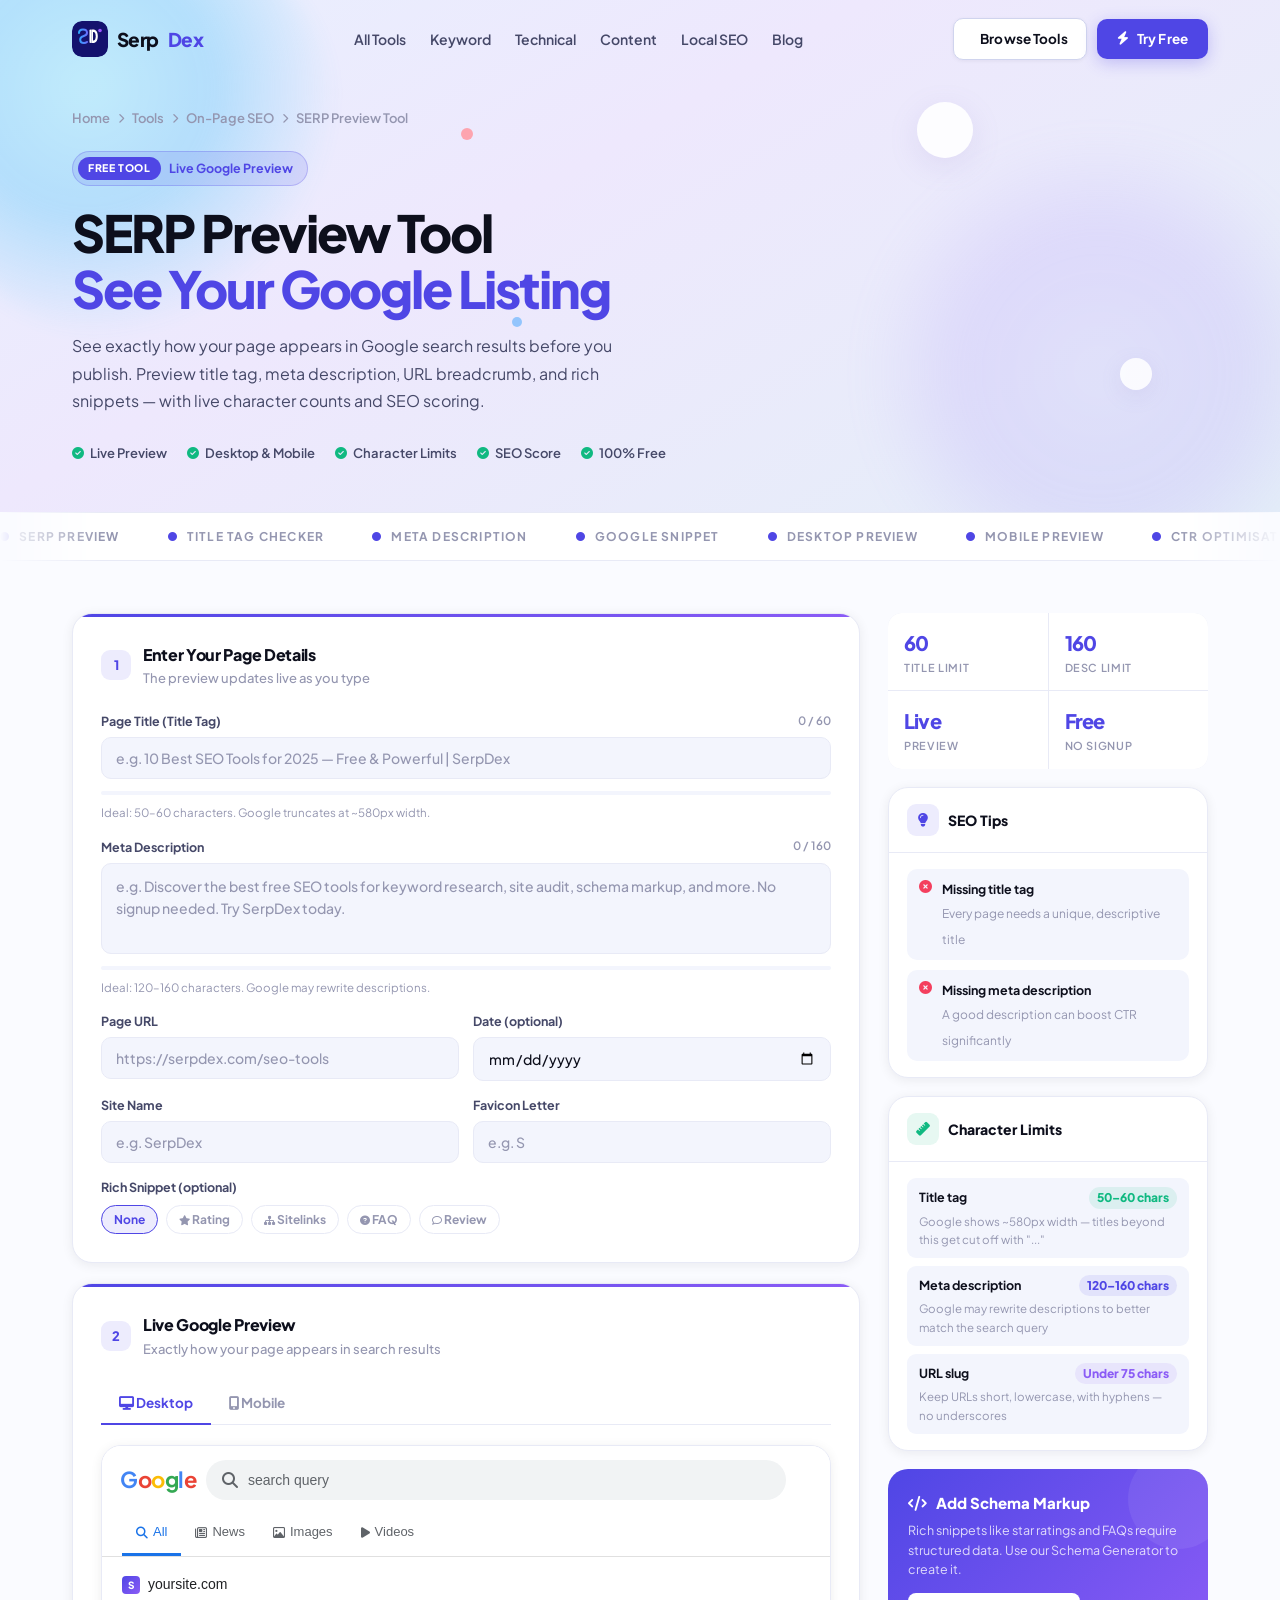
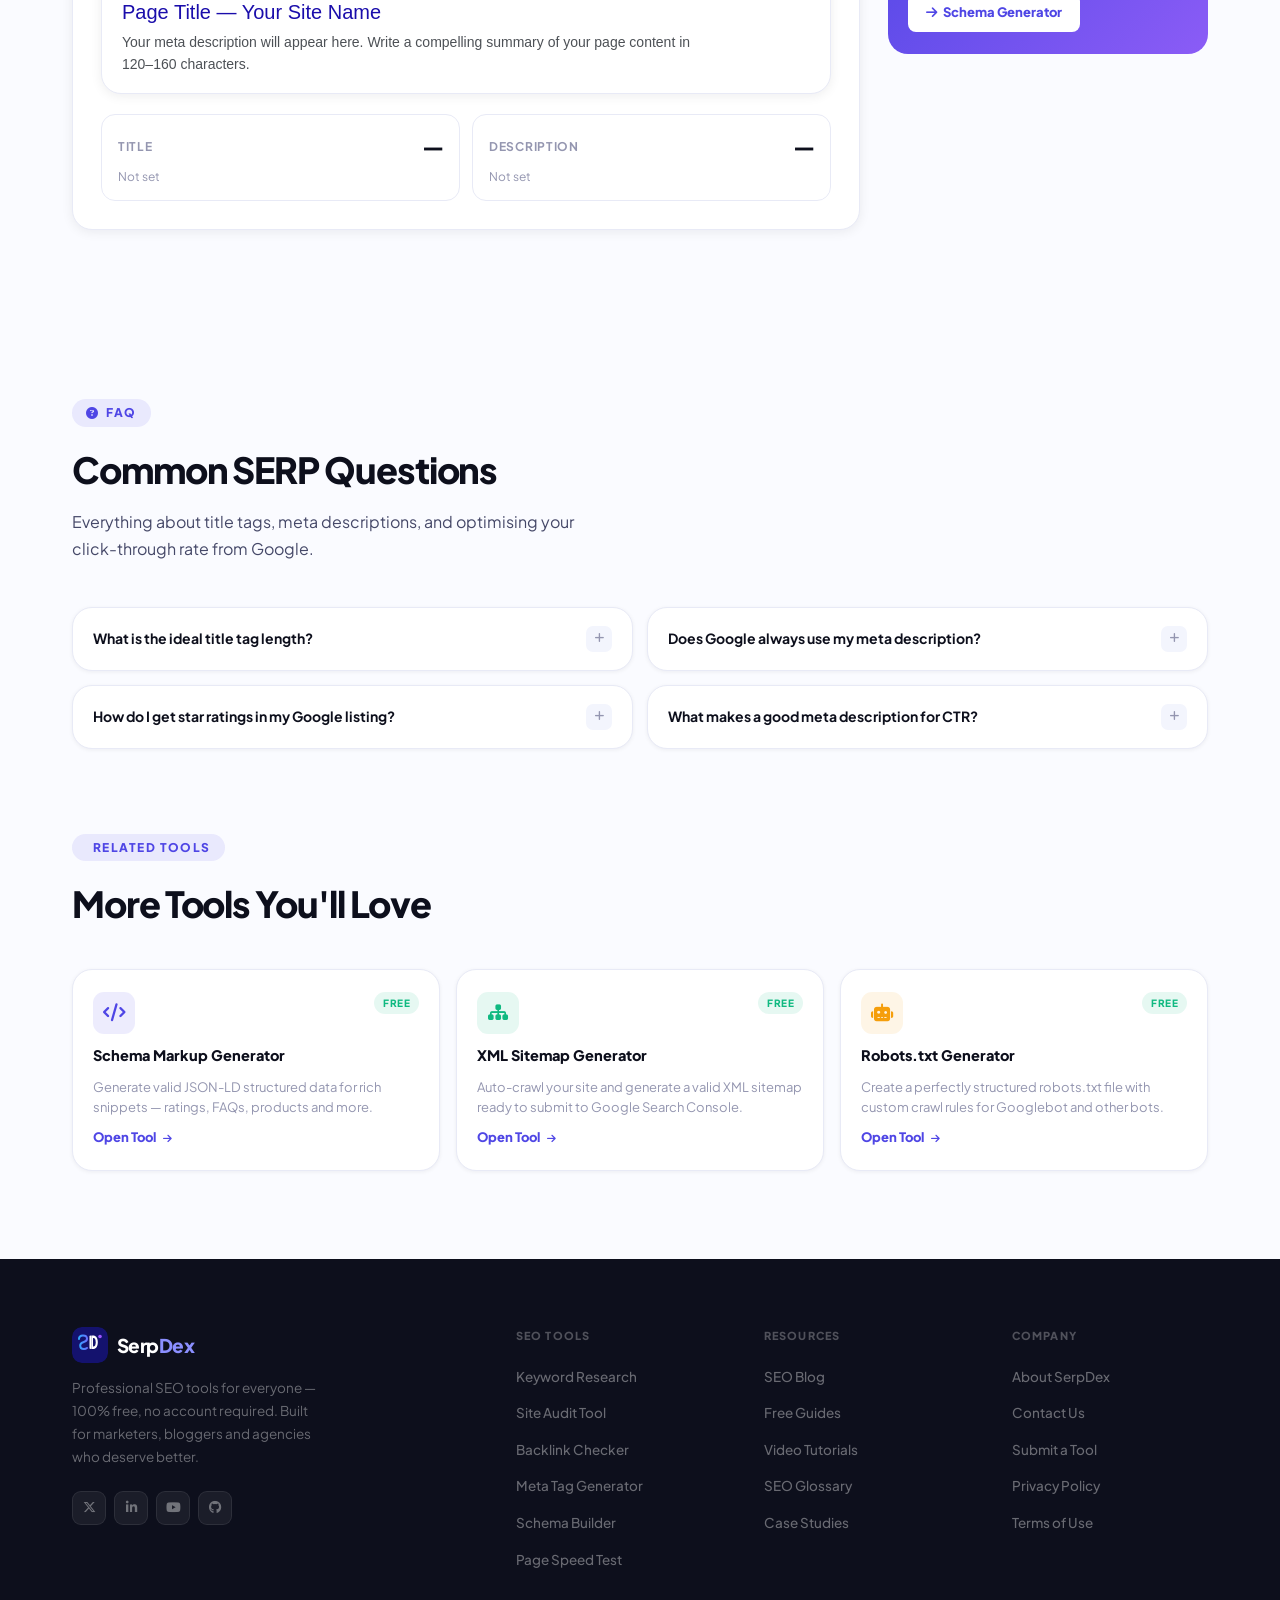
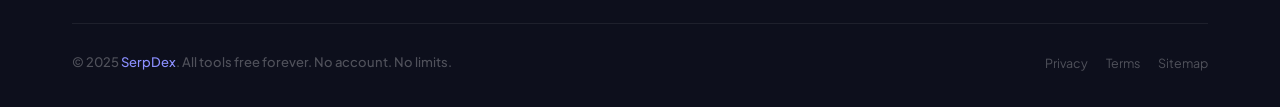
<file: serp-preview.html>
<!DOCTYPE html>
<html lang="en">
<head>
  <meta charset="UTF-8" />
  <meta name="viewport" content="width=device-width, initial-scale=1.0" />
  <title>SERP Preview Tool — Free Google Preview | SerpDex</title>
  <meta name="description" content="See exactly how your page looks in Google search results before publishing. Preview title tag, meta description, URL and rich snippets live. Free SERP preview tool by SerpDex." />
  <link rel="preconnect" href="https://fonts.googleapis.com" />
  <link rel="preconnect" href="https://fonts.gstatic.com" crossorigin />
  <link href="https://fonts.googleapis.com/css2?family=Inter:wght@300;400;500;600;700;800;900&family=Plus+Jakarta+Sans:ital,wght@0,300;0,400;0,500;0,600;0,700;0,800;1,400&display=swap" rel="stylesheet" />
  <link rel="stylesheet" href="https://cdnjs.cloudflare.com/ajax/libs/font-awesome/6.5.0/css/all.min.css" />
  <link rel="stylesheet" href="shared.css" />
  <style>
/* ── SERP Preview — page-specific styles ── */
:root{
  --page:#FAFBFF;--white:#fff;--chip:#F3F5FD;
  --line:#E8EAF6;--line-m:#D0D4EE;
  --ink:#0D0F1C;--ink-2:#454868;--ink-3:#9496B0;
  --indigo:#4F46E5;--indigo-h:#4338CA;
  --indigo-10:rgba(79,70,229,.10);--indigo-18:rgba(79,70,229,.18);
  --emerald:#10B981;--amber:#F59E0B;--rose:#F43F5E;--violet:#8B5CF6;
  --sky:#0EA5E9;--orange:#F97316;
  --sans:'Plus Jakarta Sans',sans-serif;--mono:'Inter',monospace;
  --sh-xs:0 1px 4px rgba(13,15,28,.06);--sh-sm:0 2px 12px rgba(13,15,28,.07);
  --sh-md:0 8px 32px rgba(13,15,28,.09);--sh-lg:0 20px 56px rgba(13,15,28,.12);
  --r:14px;--r2:20px;
}
*,*::before,*::after{box-sizing:border-box;margin:0;padding:0;}
html{scroll-behavior:smooth;}
body{font-family:var(--sans);background:var(--page);color:var(--ink);-webkit-font-smoothing:antialiased;overflow-x:hidden;line-height:1.6;}
a{text-decoration:none;color:inherit;}
::selection{background:var(--indigo-18);color:var(--indigo);}
::-webkit-scrollbar{width:5px;}::-webkit-scrollbar-track{background:var(--page);}::-webkit-scrollbar-thumb{background:var(--line-m);border-radius:99px;}
.wrap{max-width:1200px;margin:0 auto;padding:0 32px;}

/* NAV */
.nav{position:fixed;top:0;left:0;right:0;z-index:900;padding:18px 0;transition:all .35s;}
.nav.stuck{background:rgba(250,251,255,.94);backdrop-filter:blur(20px);border-bottom:1px solid var(--line);padding:12px 0;box-shadow:var(--sh-xs);}
.nav-row{display:flex;align-items:center;justify-content:space-between;gap:20px;}
.logo{display:flex;align-items:center;gap:9px;font-size:19px;font-weight:800;letter-spacing:-.03em;color:var(--ink);}
.logo-mark{width:36px;height:36px;border-radius:10px;background:transparent;display:flex;align-items:center;justify-content:center;overflow:hidden;}
.logo .dot{color:var(--indigo);}
.nav-links{display:flex;align-items:center;gap:24px;}
.nav-links a{font-size:14px;font-weight:600;color:var(--ink-2);transition:color .2s;}
.nav-links a:hover{color:var(--ink);}
.nav-right{display:flex;align-items:center;gap:10px;}
.btn{display:inline-flex;align-items:center;gap:8px;font-family:var(--sans);font-size:14px;font-weight:700;padding:11px 22px;border-radius:10px;border:none;cursor:pointer;transition:all .22s;white-space:nowrap;}
.btn-indigo{background:var(--indigo);color:#fff;box-shadow:0 4px 16px rgba(79,70,229,.28);}
.btn-indigo:hover{background:var(--indigo-h);transform:translateY(-2px);}
.btn-white{background:var(--white);color:var(--ink);border:1.5px solid var(--line-m);}
.btn-white:hover{border-color:var(--indigo);color:var(--indigo);}
@media(max-width:640px){.nav-links,.nav-right .btn-white{display:none;}}

/* HERO */
.tool-hero{padding:108px 0 48px;position:relative;overflow:hidden;background:linear-gradient(150deg,#E8F0FE 0%,#EEE8FD 40%,#E4EEF8 100%);}
.tool-hero::before{content:'';position:absolute;top:-80px;left:-80px;width:420px;height:420px;background:radial-gradient(circle at 40% 40%,#67E8F9,#38BDF8 35%,transparent 70%);opacity:.3;border-radius:50%;filter:blur(10px);}
.tool-hero::after{content:'';position:absolute;bottom:-100px;right:-60px;width:480px;height:480px;background:radial-gradient(circle,#C4B5FD,#A78BFA 40%,transparent 70%);opacity:.18;border-radius:50%;filter:blur(20px);}
.deco{position:absolute;pointer-events:none;z-index:1;border-radius:50%;}
.dc1{width:56px;height:56px;top:20%;right:24%;background:rgba(255,255,255,.9);}
.dc2{width:32px;height:32px;top:70%;right:10%;background:rgba(255,255,255,.85);}
.dd1{width:12px;height:12px;top:25%;left:36%;background:#FDA4AF;}
.dd2{width:10px;height:10px;top:62%;left:40%;background:#93C5FD;}
.th-inner{position:relative;z-index:5;}
.breadcrumb{display:flex;align-items:center;gap:8px;font-size:13px;font-weight:600;color:var(--ink-3);margin-bottom:22px;}
.breadcrumb a{color:var(--ink-3);transition:color .2s;}.breadcrumb a:hover{color:var(--indigo);}
.breadcrumb i{font-size:10px;}
.th-badge{display:inline-flex;align-items:center;gap:8px;background:rgba(79,70,229,.12);border:1.5px solid rgba(79,70,229,.25);border-radius:100px;padding:5px 14px 5px 5px;margin-bottom:18px;}
.th-badge .badge-chip{background:var(--indigo);color:#fff;font-size:10.5px;font-weight:800;letter-spacing:.06em;text-transform:uppercase;padding:3px 10px;border-radius:100px;}
.th-badge p{font-size:12.5px;font-weight:700;color:var(--indigo);}
.th-h1{font-size:clamp(32px,4vw,52px);font-weight:900;line-height:1.1;letter-spacing:-.04em;margin-bottom:16px;}
.th-h1 .ac{color:var(--indigo);}
.th-p{font-size:16px;color:var(--ink-2);line-height:1.72;max-width:580px;margin-bottom:28px;}
.th-meta{display:flex;align-items:center;gap:20px;flex-wrap:wrap;}
.th-meta-item{display:flex;align-items:center;gap:6px;font-size:13px;font-weight:600;color:var(--ink-2);}
.th-meta-item i{color:var(--emerald);font-size:12px;}

/* MARQUEE */
.mq{padding:14px 0;border-top:1px solid var(--line);border-bottom:1px solid var(--line);background:var(--white);overflow:hidden;mask-image:linear-gradient(90deg,transparent,black 8%,black 92%,transparent);}
.mq-t{display:flex;gap:48px;width:max-content;animation:mqr 24s linear infinite;}
@keyframes mqr{from{transform:translateX(0);}to{transform:translateX(-50%);}}
.mq-i{display:flex;align-items:center;gap:9px;font-size:12px;font-weight:700;color:var(--ink-3);text-transform:uppercase;letter-spacing:.1em;white-space:nowrap;}
.mq-i i{color:var(--indigo);font-size:9px;}

/* TOOL LAYOUT */
.tool-section{padding:52px 0 80px;}
.tool-layout{display:grid;grid-template-columns:1fr 320px;gap:28px;align-items:start;}
.tool-sidebar{position:sticky;top:90px;align-self:start;display:flex;flex-direction:column;gap:18px;}

/* STEP CARD */
.step-card{background:var(--white);border:1.5px solid var(--line);border-radius:var(--r2);padding:28px;box-shadow:var(--sh-sm);margin-bottom:20px;position:relative;overflow:hidden;}
.step-card::before{content:'';position:absolute;top:0;left:0;right:0;height:3px;background:linear-gradient(90deg,var(--indigo),var(--violet));}
.step-header{display:flex;align-items:center;gap:12px;margin-bottom:22px;}
.step-num{width:30px;height:30px;border-radius:9px;background:var(--indigo-10);color:var(--indigo);font-size:13px;font-weight:800;display:flex;align-items:center;justify-content:center;flex-shrink:0;}
.step-title{font-size:16px;font-weight:800;color:var(--ink);letter-spacing:-.02em;}
.step-sub{font-size:13px;color:var(--ink-3);font-weight:500;margin-top:1px;}

/* FORM */
.form-grid{display:grid;grid-template-columns:1fr 1fr;gap:14px;margin-bottom:14px;}
.form-grid.full{grid-template-columns:1fr;}
.form-group{display:flex;flex-direction:column;gap:6px;}
.form-label{font-size:12.5px;font-weight:700;color:var(--ink-2);display:flex;align-items:center;justify-content:space-between;}
.form-label .char-count{font-size:11.5px;font-weight:600;color:var(--ink-3);}
.form-label .char-count.warn{color:var(--amber);}
.form-label .char-count.over{color:var(--rose);}
.form-input,.form-textarea{font-family:var(--sans);font-size:14px;font-weight:500;color:var(--ink);background:var(--chip);border:1.5px solid var(--line);border-radius:10px;padding:11px 14px;outline:none;transition:all .2s;width:100%;}
.form-input::placeholder,.form-textarea::placeholder{color:var(--ink-3);}
.form-input:focus,.form-textarea:focus{border-color:var(--indigo);background:var(--white);box-shadow:0 0 0 3px var(--indigo-10);}
.form-textarea{resize:none;line-height:1.6;}
.form-input.warn,.form-textarea.warn{border-color:var(--amber);}
.form-input.over,.form-textarea.over{border-color:var(--rose);}
.form-hint{font-size:11.5px;color:var(--ink-3);margin-top:3px;}

/* CHAR BAR */
.char-bar-wrap{height:4px;background:var(--chip);border-radius:100px;margin-top:6px;overflow:hidden;}
.char-bar{height:4px;border-radius:100px;background:var(--emerald);transition:width .2s, background .2s;}
.char-bar.warn{background:var(--amber);}
.char-bar.over{background:var(--rose);}

/* DEVICE TOGGLE */
.device-toggle{display:flex;align-items:center;gap:8px;margin-bottom:20px;}
.dev-btn{display:flex;align-items:center;gap:6px;padding:8px 16px;border-radius:9px;border:1.5px solid var(--line);background:var(--white);font-family:var(--sans);font-size:13px;font-weight:700;color:var(--ink-3);cursor:pointer;transition:all .2s;}
.dev-btn.active{border-color:var(--indigo);background:var(--indigo-10);color:var(--indigo);}
.dev-btn:hover:not(.active){border-color:var(--line-m);color:var(--ink-2);}

/* ══ GOOGLE SERP PREVIEW ══ */
.serp-preview-wrap{background:#fff;border:1.5px solid var(--line);border-radius:var(--r2);overflow:hidden;box-shadow:var(--sh-sm);}

/* Google search bar mock */
.gbar{background:#fff;padding:14px 18px 0;border-bottom:1px solid #e0e0e0;}
.gbar-inner{display:flex;align-items:center;gap:10px;padding-bottom:12px;}
.gbar-logo{font-size:22px;font-weight:700;letter-spacing:-.5px;}
.gbar-logo .g-b{color:#4285F4;}.gbar-logo .g-r{color:#EA4335;}.gbar-logo .g-y{color:#FBBC05;}.gbar-logo .g-g{color:#34A853;}
.gbar-search{flex:1;display:flex;align-items:center;background:#f1f3f4;border-radius:24px;padding:9px 16px;gap:10px;max-width:580px;}
.gbar-search i{color:#5f6368;font-size:16px;}
.gbar-search span{font-size:14px;color:#5f6368;font-family:Arial,sans-serif;}
.gbar-tabs{display:flex;gap:0;padding:0 2px;}
.gtab{font-size:13px;font-family:Arial,sans-serif;color:#5f6368;padding:10px 14px;border-bottom:3px solid transparent;cursor:pointer;display:flex;align-items:center;gap:5px;}
.gtab.active{color:#1a73e8;border-bottom-color:#1a73e8;}
.gtab i{font-size:12px;}

/* SERP result */
.serp-body{padding:18px 20px;}
.serp-result{max-width:600px;}
.serp-site-row{display:flex;align-items:center;gap:8px;margin-bottom:4px;}
.serp-favicon{width:18px;height:18px;border-radius:4px;background:linear-gradient(135deg,var(--indigo),var(--violet));display:flex;align-items:center;justify-content:center;font-size:10px;color:#fff;font-weight:800;flex-shrink:0;}
.serp-domain{font-family:Arial,sans-serif;font-size:14px;color:#202124;line-height:1.4;}
.serp-domain span{color:#5f6368;font-size:13px;}
.serp-breadcrumb-url{font-family:Arial,sans-serif;font-size:13px;color:#5f6368;margin-bottom:2px;}
.serp-title{font-family:Arial,sans-serif;font-size:20px;font-weight:400;color:#1a0dab;line-height:1.35;margin-bottom:5px;cursor:pointer;display:block;}
.serp-title:hover{text-decoration:underline;}
.serp-title.truncated{color:#1a0dab;}
.serp-title .over-limit{color:#d93025;}
.serp-desc{font-family:Arial,sans-serif;font-size:14px;color:#4d5156;line-height:1.58;}
.serp-desc .over-limit{color:#d93025;}
.serp-date{font-family:Arial,sans-serif;font-size:14px;color:#5f6368;font-weight:400;}

/* MOBILE PREVIEW */
.mobile-wrap{background:#fff;border:1.5px solid var(--line);border-radius:var(--r2);overflow:hidden;box-shadow:var(--sh-sm);}
.mobile-bar{background:#fff;padding:12px 16px;border-bottom:1px solid #e0e0e0;display:flex;align-items:center;gap:8px;}
.mobile-logo{font-size:16px;font-weight:700;}
.mobile-logo .g-b{color:#4285F4;}.mobile-logo .g-r{color:#EA4335;}.mobile-logo .g-y{color:#FBBC05;}.mobile-logo .g-g{color:#34A853;}
.mobile-search{flex:1;background:#f1f3f4;border-radius:20px;padding:7px 14px;font-family:Arial,sans-serif;font-size:13px;color:#5f6368;}
.mobile-body{padding:14px 16px;}
.mobile-result{max-width:100%;}
.mobile-site-row{display:flex;align-items:center;gap:6px;margin-bottom:3px;}
.mobile-favicon{width:16px;height:16px;border-radius:3px;background:linear-gradient(135deg,var(--indigo),var(--violet));display:flex;align-items:center;justify-content:center;font-size:8px;color:#fff;font-weight:800;}
.mobile-domain{font-family:Arial,sans-serif;font-size:12px;color:#202124;}
.mobile-domain span{color:#5f6368;}
.mobile-title{font-family:Arial,sans-serif;font-size:18px;font-weight:400;color:#1a0dab;line-height:1.3;margin-bottom:4px;}
.mobile-desc{font-family:Arial,sans-serif;font-size:13px;color:#4d5156;line-height:1.55;}

/* SCORE CARDS */
.score-row{display:grid;grid-template-columns:1fr 1fr;gap:12px;margin-top:0;}
.score-card{background:var(--white);border:1.5px solid var(--line);border-radius:var(--r);padding:14px 16px;display:flex;flex-direction:column;gap:4px;}
.score-card-top{display:flex;align-items:center;justify-content:space-between;}
.score-label{font-size:12px;font-weight:700;color:var(--ink-3);text-transform:uppercase;letter-spacing:.06em;}
.score-val{font-size:22px;font-weight:900;letter-spacing:-.04em;}
.score-val.good{color:var(--emerald);}
.score-val.warn{color:var(--amber);}
.score-val.bad{color:var(--rose);}
.score-hint{font-size:12px;color:var(--ink-3);line-height:1.5;}

/* PREVIEW TABS */
.preview-tabs{display:flex;gap:0;border-bottom:1.5px solid var(--line);margin-bottom:20px;}
.ptab{font-size:13.5px;font-weight:700;color:var(--ink-3);padding:10px 18px;border-bottom:2.5px solid transparent;cursor:pointer;transition:all .2s;margin-bottom:-1.5px;}
.ptab.active{color:var(--indigo);border-bottom-color:var(--indigo);}
.ptab:hover:not(.active){color:var(--ink-2);}
.preview-pane{display:none;}
.preview-pane.show{display:block;}

/* SIDEBAR */
.side-card{background:var(--white);border:1.5px solid var(--line);border-radius:var(--r2);overflow:hidden;box-shadow:var(--sh-sm);}
.side-card-head{padding:16px 18px;border-bottom:1.5px solid var(--line);display:flex;align-items:center;gap:9px;}
.sc-icon{width:32px;height:32px;border-radius:9px;display:flex;align-items:center;justify-content:center;font-size:14px;flex-shrink:0;}
.side-card-head h4{font-size:14px;font-weight:800;color:var(--ink);}
.side-card-body{padding:16px 18px;}
.side-stats{display:grid;grid-template-columns:1fr 1fr;gap:1px;background:var(--line);border-radius:var(--r);overflow:hidden;}
.side-stat{background:var(--white);padding:14px 16px;}
.side-stat .sv{font-size:20px;font-weight:900;color:var(--indigo);letter-spacing:-.04em;}
.side-stat .sl{font-size:11px;font-weight:600;color:var(--ink-3);text-transform:uppercase;letter-spacing:.06em;}
.tip-list{display:flex;flex-direction:column;gap:10px;}
.tip-item{display:flex;gap:10px;align-items:flex-start;padding:10px 12px;background:var(--chip);border-radius:10px;}
.tip-icon{font-size:13px;flex-shrink:0;margin-top:1px;}
.tip-ok{color:var(--emerald);}
.tip-warn{color:var(--amber);}
.tip-bad{color:var(--rose);}
.tip-body strong{font-size:12.5px;font-weight:700;color:var(--ink);display:block;}
.tip-body span{font-size:12px;color:var(--ink-3);}

/* RICH RESULTS */
.rich-row{display:flex;gap:8px;flex-wrap:wrap;margin-top:4px;}
.rich-chip{font-size:12px;font-weight:700;padding:4px 12px;border-radius:100px;border:1.5px solid var(--line);color:var(--ink-3);cursor:pointer;transition:all .2s;}
.rich-chip.active{background:var(--indigo-10);border-color:var(--indigo);color:var(--indigo);}
.rich-chip:hover{border-color:var(--indigo);color:var(--indigo);}

/* SITELINKS */
.sitelinks{display:grid;grid-template-columns:1fr 1fr;gap:8px;margin-top:10px;}
.sitelink{padding:6px 0;}
.sitelink a{font-family:Arial,sans-serif;font-size:14px;color:#1a0dab;display:block;line-height:1.3;}
.sitelink a:hover{text-decoration:underline;}
.sitelink span{font-family:Arial,sans-serif;font-size:13px;color:#4d5156;line-height:1.4;}

/* GENERATE BTN */
.btn-generate{background:var(--indigo);color:#fff;font-family:var(--sans);font-size:14px;font-weight:800;padding:12px 28px;border-radius:11px;border:none;cursor:pointer;box-shadow:0 4px 16px rgba(79,70,229,.28);transition:all .22s;display:inline-flex;align-items:center;gap:8px;}
.btn-generate:hover{background:var(--indigo-h);transform:translateY(-2px);}

/* FAQ */
.faq-section{padding:68px 0 80px;}
.sec-label{display:inline-flex;align-items:center;gap:7px;font-size:12px;font-weight:800;color:var(--indigo);text-transform:uppercase;letter-spacing:.12em;background:var(--indigo-10);padding:4px 14px;border-radius:100px;margin-bottom:14px;}
.sec-h2{font-size:clamp(26px,3vw,36px);font-weight:800;color:var(--ink);letter-spacing:-.03em;margin-bottom:10px;}
.sec-p{font-size:16px;color:var(--ink-2);max-width:540px;line-height:1.7;}
.faq-grid{display:grid;grid-template-columns:1fr 1fr;gap:14px;margin-top:44px;}
.faq-item{background:var(--white);border:1.5px solid var(--line);border-radius:var(--r2);overflow:hidden;box-shadow:var(--sh-xs);cursor:pointer;}
.faq-q{display:flex;align-items:center;justify-content:space-between;gap:12px;padding:18px 20px;}
.faq-q h4{font-size:14px;font-weight:700;color:var(--ink);line-height:1.4;}
.faq-toggle{width:26px;height:26px;border-radius:7px;background:var(--chip);color:var(--ink-3);font-size:11px;display:flex;align-items:center;justify-content:center;flex-shrink:0;transition:all .2s;}
.faq-item.open .faq-toggle{background:var(--indigo);color:#fff;transform:rotate(45deg);}
.faq-a{display:none;padding:14px 20px 18px;font-size:13.5px;color:var(--ink-2);line-height:1.72;border-top:1px solid var(--line);}
.faq-item.open .faq-a{display:block;}

/* RELATED */
.related-section{padding:0 0 88px;}
.rtgrid{display:grid;grid-template-columns:repeat(3,1fr);gap:16px;margin-top:36px;}
.rtc{background:var(--white);border:1.5px solid var(--line);border-radius:var(--r2);padding:22px 20px;box-shadow:var(--sh-xs);display:flex;flex-direction:column;gap:10px;transition:all .25s;cursor:pointer;}
.rtc:hover{border-color:rgba(79,70,229,.25);box-shadow:var(--sh-md);transform:translateY(-3px);}
.rtc-top{display:flex;align-items:flex-start;justify-content:space-between;}
.rtc-ic{width:42px;height:42px;border-radius:11px;display:flex;align-items:center;justify-content:center;font-size:18px;}
.rtb{font-size:10px;font-weight:800;letter-spacing:.05em;text-transform:uppercase;padding:3px 9px;border-radius:100px;}
.rtb-free{background:rgba(16,185,129,.1);color:var(--emerald);}
.rtc h4{font-size:14.5px;font-weight:800;color:var(--ink);}
.rtc p{font-size:13px;color:var(--ink-3);line-height:1.55;flex:1;}
.rtc-link{display:inline-flex;align-items:center;gap:7px;font-size:13px;font-weight:800;color:var(--indigo);transition:gap .2s;margin-top:auto;}
.rtc-link i{font-size:10px;}
.rtc:hover .rtc-link{gap:11px;}

/* FOOTER */
.footer{background:#0D0F1C;padding:68px 0 34px;}
.fg{display:grid;grid-template-columns:2fr 1fr 1fr 1fr;gap:52px;margin-bottom:52px;}
.fb-logo{display:flex;align-items:center;gap:9px;color:#fff;margin-bottom:14px;}
.fb-logo .logo-mark{background:transparent;}
.fb-logo .dot{color:#8B8FFF;}
.fb-logo>span{font-size:19px;font-weight:800;letter-spacing:-.03em;}
.fb-desc{font-size:13.5px;color:rgba(255,255,255,.38);line-height:1.7;max-width:250px;}
.fb-soc{display:flex;gap:8px;margin-top:22px;}
.fb-soc-btn{width:34px;height:34px;border-radius:9px;background:rgba(255,255,255,.06);border:1px solid rgba(255,255,255,.08);display:flex;align-items:center;justify-content:center;color:rgba(255,255,255,.38);font-size:13px;cursor:pointer;transition:all .2s;}
.fb-soc-btn:hover{background:var(--indigo);border-color:var(--indigo);color:#fff;}
.fcol h5{font-size:11px;font-weight:800;color:rgba(255,255,255,.28);text-transform:uppercase;letter-spacing:.1em;margin-bottom:18px;}
.fcol ul{display:flex;flex-direction:column;gap:11px;}
.fcol ul li a{font-size:13.5px;color:rgba(255,255,255,.38);transition:color .2s;}
.fcol ul li a:hover{color:rgba(255,255,255,.8);}
.fbot{border-top:1px solid rgba(255,255,255,.07);padding-top:28px;display:flex;align-items:center;justify-content:space-between;flex-wrap:wrap;gap:12px;}
.fbot p{font-size:13px;color:rgba(255,255,255,.28);}
.fbot p span{color:#8B8FFF;}
.fbot-links{display:flex;gap:18px;}
.fbot-links a{font-size:12.5px;color:rgba(255,255,255,.28);transition:color .2s;}
.fbot-links a:hover{color:rgba(255,255,255,.6);}

/* TOAST */
.toast{position:fixed;bottom:28px;right:28px;z-index:9999;background:var(--ink);color:#fff;padding:12px 20px;border-radius:10px;font-size:13.5px;font-weight:700;display:flex;align-items:center;gap:9px;box-shadow:var(--sh-lg);transform:translateY(20px);opacity:0;transition:all .3s;pointer-events:none;}
.toast.show{transform:none;opacity:1;}
.toast i{color:var(--emerald);}

/* RESPONSIVE */
@media(max-width:1100px){.tool-layout{grid-template-columns:1fr;}.tool-sidebar{position:static;}.faq-grid{grid-template-columns:1fr;}.rtgrid{grid-template-columns:repeat(2,1fr);}.fg{grid-template-columns:1fr 1fr;gap:36px;}}
@media(max-width:760px){.form-grid{grid-template-columns:1fr;}.score-row{grid-template-columns:1fr 1fr;}.rtgrid{grid-template-columns:1fr;}.sitelinks{grid-template-columns:1fr;}.fg{grid-template-columns:1fr;gap:28px;}}
  </style>
</head>
<body>

<!-- ░░ HEADER ░░ -->
<div id="site-header"></div>

<!-- HERO -->
<section class="tool-hero">
  <div class="deco dc1"></div><div class="deco dc2"></div>
  <div class="deco dd1"></div><div class="deco dd2"></div>
  <div class="wrap th-inner">
    <div class="breadcrumb">
      <a href="index.html">Home</a><i class="fa-solid fa-chevron-right"></i>
      <a href="index.html#tools">Tools</a><i class="fa-solid fa-chevron-right"></i>
      <a href="#">On-Page SEO</a><i class="fa-solid fa-chevron-right"></i>
      <span>SERP Preview Tool</span>
    </div>
    <div class="th-badge"><span class="badge-chip">Free Tool</span><p>Live Google Preview</p></div>
    <h1 class="th-h1">SERP Preview Tool<br><span class="ac">See Your Google Listing</span></h1>
    <p class="th-p">See exactly how your page appears in Google search results before you publish. Preview title tag, meta description, URL breadcrumb, and rich snippets — with live character counts and SEO scoring.</p>
    <div class="th-meta">
      <div class="th-meta-item"><i class="fa-solid fa-check-circle"></i> Live Preview</div>
      <div class="th-meta-item"><i class="fa-solid fa-check-circle"></i> Desktop &amp; Mobile</div>
      <div class="th-meta-item"><i class="fa-solid fa-check-circle"></i> Character Limits</div>
      <div class="th-meta-item"><i class="fa-solid fa-check-circle"></i> SEO Score</div>
      <div class="th-meta-item"><i class="fa-solid fa-check-circle"></i> 100% Free</div>
    </div>
  </div>
</section>

<!-- MARQUEE -->
<div class="mq">
  <div class="mq-t">
    <span class="mq-i"><i class="fa-solid fa-circle"></i> SERP Preview</span>
    <span class="mq-i"><i class="fa-solid fa-circle"></i> Title Tag Checker</span>
    <span class="mq-i"><i class="fa-solid fa-circle"></i> Meta Description</span>
    <span class="mq-i"><i class="fa-solid fa-circle"></i> Google Snippet</span>
    <span class="mq-i"><i class="fa-solid fa-circle"></i> Desktop Preview</span>
    <span class="mq-i"><i class="fa-solid fa-circle"></i> Mobile Preview</span>
    <span class="mq-i"><i class="fa-solid fa-circle"></i> CTR Optimisation</span>
    <span class="mq-i"><i class="fa-solid fa-circle"></i> Rich Results</span>
    <span class="mq-i"><i class="fa-solid fa-circle"></i> SERP Preview</span>
    <span class="mq-i"><i class="fa-solid fa-circle"></i> Title Tag Checker</span>
    <span class="mq-i"><i class="fa-solid fa-circle"></i> Meta Description</span>
    <span class="mq-i"><i class="fa-solid fa-circle"></i> Google Snippet</span>
    <span class="mq-i"><i class="fa-solid fa-circle"></i> Desktop Preview</span>
    <span class="mq-i"><i class="fa-solid fa-circle"></i> Mobile Preview</span>
    <span class="mq-i"><i class="fa-solid fa-circle"></i> CTR Optimisation</span>
    <span class="mq-i"><i class="fa-solid fa-circle"></i> Rich Results</span>
  </div>
</div>

<!-- TOOL SECTION -->
<section class="tool-section">
  <div class="wrap">
    <div class="tool-layout">

      <!-- LEFT -->
      <div class="tool-main">

        <!-- STEP 1: INPUT -->
        <div class="step-card">
          <div class="step-header">
            <div class="step-num">1</div>
            <div>
              <div class="step-title">Enter Your Page Details</div>
              <div class="step-sub">The preview updates live as you type</div>
            </div>
          </div>

          <div class="form-grid full">
            <div class="form-group">
              <label class="form-label">
                Page Title (Title Tag)
                <span class="char-count" id="titleCount">0 / 60</span>
              </label>
              <input class="form-input" id="titleInput" maxlength="120"
                placeholder="e.g. 10 Best SEO Tools for 2025 — Free & Powerful | SerpDex"
                oninput="update()" />
              <div class="char-bar-wrap"><div class="char-bar" id="titleBar" style="width:0%"></div></div>
              <div class="form-hint">Ideal: 50–60 characters. Google truncates at ~580px width.</div>
            </div>
          </div>

          <div class="form-grid full">
            <div class="form-group">
              <label class="form-label">
                Meta Description
                <span class="char-count" id="descCount">0 / 160</span>
              </label>
              <textarea class="form-textarea" id="descInput" rows="3" maxlength="320"
                placeholder="e.g. Discover the best free SEO tools for keyword research, site audit, schema markup, and more. No signup needed. Try SerpDex today."
                oninput="update()"></textarea>
              <div class="char-bar-wrap"><div class="char-bar" id="descBar" style="width:0%"></div></div>
              <div class="form-hint">Ideal: 120–160 characters. Google may rewrite descriptions.</div>
            </div>
          </div>

          <div class="form-grid">
            <div class="form-group">
              <label class="form-label">Page URL</label>
              <input class="form-input" id="urlInput"
                placeholder="https://serpdex.com/seo-tools"
                oninput="update()" />
            </div>
            <div class="form-group">
              <label class="form-label">Date (optional)</label>
              <input class="form-input" id="dateInput" type="date" oninput="update()" />
            </div>
          </div>

          <div class="form-grid">
            <div class="form-group">
              <label class="form-label">Site Name</label>
              <input class="form-input" id="siteInput"
                placeholder="e.g. SerpDex" oninput="update()" />
            </div>
            <div class="form-group">
              <label class="form-label">Favicon Letter</label>
              <input class="form-input" id="faviconInput" maxlength="1"
                placeholder="e.g. S" oninput="update()" />
            </div>
          </div>

          <!-- Rich snippet type -->
          <div style="margin-top:4px;">
            <label class="form-label" style="margin-bottom:8px;display:block;">Rich Snippet (optional)</label>
            <div class="rich-row">
              <div class="rich-chip active" onclick="setRich(this,'none')">None</div>
              <div class="rich-chip" onclick="setRich(this,'rating')"><i class="fa-solid fa-star" style="font-size:10px;"></i> Rating</div>
              <div class="rich-chip" onclick="setRich(this,'sitelinks')"><i class="fa-solid fa-sitemap" style="font-size:10px;"></i> Sitelinks</div>
              <div class="rich-chip" onclick="setRich(this,'faq')"><i class="fa-solid fa-circle-question" style="font-size:10px;"></i> FAQ</div>
              <div class="rich-chip" onclick="setRich(this,'review')"><i class="fa-regular fa-comment" style="font-size:10px;"></i> Review</div>
            </div>
          </div>

          <!-- Rating fields (shown when rich=rating) -->
          <div id="ratingFields" style="display:none;margin-top:16px;">
            <div class="form-grid">
              <div class="form-group">
                <label class="form-label">Rating Value (1–5)</label>
                <input class="form-input" id="ratingVal" type="number" min="1" max="5" step="0.1" value="4.8" oninput="update()" />
              </div>
              <div class="form-group">
                <label class="form-label">Review Count</label>
                <input class="form-input" id="ratingCount" type="number" value="247" oninput="update()" />
              </div>
            </div>
          </div>

          <!-- Sitelinks fields -->
          <div id="sitelinkFields" style="display:none;margin-top:16px;">
            <div class="form-grid">
              <div class="form-group">
                <label class="form-label">Sitelink 1 Text</label>
                <input class="form-input" id="sl1t" placeholder="About Us" oninput="update()" />
              </div>
              <div class="form-group">
                <label class="form-label">Sitelink 1 Desc</label>
                <input class="form-input" id="sl1d" placeholder="Learn about our story..." oninput="update()" />
              </div>
            </div>
            <div class="form-grid" style="margin-top:10px;">
              <div class="form-group">
                <label class="form-label">Sitelink 2 Text</label>
                <input class="form-input" id="sl2t" placeholder="Free Tools" oninput="update()" />
              </div>
              <div class="form-group">
                <label class="form-label">Sitelink 2 Desc</label>
                <input class="form-input" id="sl2d" placeholder="50+ free SEO tools..." oninput="update()" />
              </div>
            </div>
            <div class="form-grid" style="margin-top:10px;">
              <div class="form-group">
                <label class="form-label">Sitelink 3 Text</label>
                <input class="form-input" id="sl3t" placeholder="Pricing" oninput="update()" />
              </div>
              <div class="form-group">
                <label class="form-label">Sitelink 3 Desc</label>
                <input class="form-input" id="sl3d" placeholder="See our plans..." oninput="update()" />
              </div>
            </div>
          </div>

          <!-- FAQ fields -->
          <div id="faqFields" style="display:none;margin-top:16px;">
            <div class="form-group" style="margin-bottom:10px;">
              <label class="form-label">FAQ Question 1</label>
              <input class="form-input" id="fq1" placeholder="What is SerpDex?" oninput="update()" />
            </div>
            <div class="form-group" style="margin-bottom:10px;">
              <label class="form-label">FAQ Question 2</label>
              <input class="form-input" id="fq2" placeholder="Is SerpDex free?" oninput="update()" />
            </div>
          </div>

          <!-- Review fields -->
          <div id="reviewFields" style="display:none;margin-top:16px;">
            <div class="form-grid">
              <div class="form-group">
                <label class="form-label">Reviewer Name</label>
                <input class="form-input" id="revName" placeholder="e.g. John Smith" oninput="update()" />
              </div>
              <div class="form-group">
                <label class="form-label">Review Rating (1–5)</label>
                <input class="form-input" id="revRating" type="number" min="1" max="5" step="0.5" value="5" oninput="update()" />
              </div>
            </div>
          </div>

        </div><!-- /step-card -->

        <!-- STEP 2: PREVIEW -->
        <div class="step-card">
          <div class="step-header">
            <div class="step-num">2</div>
            <div>
              <div class="step-title">Live Google Preview</div>
              <div class="step-sub">Exactly how your page appears in search results</div>
            </div>
          </div>

          <!-- Device tabs -->
          <div class="preview-tabs">
            <div class="ptab active" onclick="switchTab(this,'desktop')"><i class="fa-solid fa-desktop"></i> Desktop</div>
            <div class="ptab" onclick="switchTab(this,'mobile')"><i class="fa-solid fa-mobile-screen-button"></i> Mobile</div>
          </div>

          <!-- Desktop preview -->
          <div class="preview-pane show" id="pane-desktop">
            <div class="serp-preview-wrap">
              <div class="gbar">
                <div class="gbar-inner">
                  <div class="gbar-logo">
                    <span class="g-b">G</span><span class="g-r">o</span><span class="g-y">o</span><span class="g-g">g</span><span class="g-b">l</span><span class="g-r">e</span>
                  </div>
                  <div class="gbar-search">
                    <i class="fa-solid fa-magnifying-glass"></i>
                    <span id="gbarQuery">your search query here</span>
                  </div>
                </div>
                <div class="gbar-tabs">
                  <div class="gtab active"><i class="fa-solid fa-magnifying-glass"></i> All</div>
                  <div class="gtab"><i class="fa-regular fa-newspaper"></i> News</div>
                  <div class="gtab"><i class="fa-regular fa-image"></i> Images</div>
                  <div class="gtab"><i class="fa-solid fa-play"></i> Videos</div>
                </div>
              </div>
              <div class="serp-body">
                <div class="serp-result">
                  <div class="serp-site-row">
                    <div class="serp-favicon" id="dFavicon">S</div>
                    <div>
                      <div class="serp-domain" id="dDomain">serpdex.com</div>
                    </div>
                  </div>
                  <a class="serp-title" id="dTitle" href="#" onclick="return false;">SerpDex — Free SEO Tools</a>
                  <div class="serp-desc" id="dDesc">Your meta description will appear here. Make it compelling and between 120–160 characters.</div>
                  <!-- Rich snippet zones -->
                  <div id="dRating" style="display:none;margin-top:4px;font-family:Arial,sans-serif;font-size:14px;color:#4d5156;">
                    <span style="color:#f59e0b;" id="dStars">★★★★★</span>
                    <span id="dRatingVal" style="margin-left:4px;"></span>
                    <span id="dRatingCount" style="color:#70757a;margin-left:4px;"></span>
                  </div>
                  <div id="dSitelinks" style="display:none;margin-top:10px;" class="sitelinks"></div>
                  <div id="dFaq" style="display:none;margin-top:8px;"></div>
                  <div id="dReview" style="display:none;margin-top:4px;font-family:Arial,sans-serif;font-size:14px;color:#4d5156;"></div>
                </div>
              </div>
            </div>
          </div>

          <!-- Mobile preview -->
          <div class="preview-pane" id="pane-mobile">
            <div class="mobile-wrap">
              <div class="mobile-bar">
                <div class="mobile-logo">
                  <span class="g-b">G</span><span class="g-r">o</span><span class="g-y">o</span><span class="g-g">g</span><span class="g-b">l</span><span class="g-r">e</span>
                </div>
                <div class="mobile-search" id="mbarQuery">your search query here</div>
              </div>
              <div class="mobile-body">
                <div class="mobile-result">
                  <div class="mobile-site-row">
                    <div class="mobile-favicon" id="mFavicon">S</div>
                    <div class="mobile-domain" id="mDomain">serpdex.com</div>
                  </div>
                  <div class="mobile-title" id="mTitle">SerpDex — Free SEO Tools</div>
                  <div class="mobile-desc" id="mDesc">Your meta description will appear here.</div>
                  <div id="mRating" style="display:none;margin-top:4px;font-family:Arial,sans-serif;font-size:13px;color:#4d5156;">
                    <span style="color:#f59e0b;" id="mStars">★★★★★</span>
                    <span id="mRatingVal" style="margin-left:4px;"></span>
                  </div>
                </div>
              </div>
            </div>
          </div>

          <!-- Score cards -->
          <div class="score-row" style="margin-top:20px;">
            <div class="score-card">
              <div class="score-card-top">
                <span class="score-label">Title</span>
                <span class="score-val" id="titleScore">—</span>
              </div>
              <div class="score-hint" id="titleHint">Enter your title to see score</div>
            </div>
            <div class="score-card">
              <div class="score-card-top">
                <span class="score-label">Description</span>
                <span class="score-val" id="descScore">—</span>
              </div>
              <div class="score-hint" id="descHint">Enter your description to see score</div>
            </div>
          </div>

        </div><!-- /preview step-card -->

      </div><!-- /tool-main -->

      <!-- SIDEBAR -->
      <div class="tool-sidebar">

        <div class="side-stats">
          <div class="side-stat"><div class="sv">60</div><div class="sl">Title Limit</div></div>
          <div class="side-stat"><div class="sv">160</div><div class="sl">Desc Limit</div></div>
          <div class="side-stat"><div class="sv">Live</div><div class="sl">Preview</div></div>
          <div class="side-stat"><div class="sv">Free</div><div class="sl">No Signup</div></div>
        </div>

        <div class="side-card">
          <div class="side-card-head">
            <div class="sc-icon" style="background:var(--indigo-10);color:var(--indigo);"><i class="fa-solid fa-lightbulb"></i></div>
            <h4>SEO Tips</h4>
          </div>
          <div class="side-card-body">
            <div class="tip-list" id="tipList">
              <div class="tip-item">
                <i class="fa-solid fa-circle-info tip-icon" style="color:var(--indigo);"></i>
                <div class="tip-body"><strong>Start typing</strong><span>Tips will appear as you fill in your details</span></div>
              </div>
            </div>
          </div>
        </div>

        <div class="side-card">
          <div class="side-card-head">
            <div class="sc-icon" style="background:rgba(16,185,129,.1);color:var(--emerald);"><i class="fa-solid fa-ruler"></i></div>
            <h4>Character Limits</h4>
          </div>
          <div class="side-card-body">
            <div style="display:flex;flex-direction:column;gap:8px;">
              <div style="padding:9px 12px;background:var(--chip);border-radius:9px;">
                <div style="display:flex;justify-content:space-between;margin-bottom:4px;">
                  <span style="font-size:12.5px;font-weight:700;color:var(--ink);">Title tag</span>
                  <span style="font-size:12px;font-weight:800;color:var(--emerald);background:rgba(16,185,129,.1);padding:1px 8px;border-radius:100px;">50–60 chars</span>
                </div>
                <div style="font-size:11.5px;color:var(--ink-3);">Google shows ~580px width — titles beyond this get cut off with "..."</div>
              </div>
              <div style="padding:9px 12px;background:var(--chip);border-radius:9px;">
                <div style="display:flex;justify-content:space-between;margin-bottom:4px;">
                  <span style="font-size:12.5px;font-weight:700;color:var(--ink);">Meta description</span>
                  <span style="font-size:12px;font-weight:800;color:var(--indigo);background:var(--indigo-10);padding:1px 8px;border-radius:100px;">120–160 chars</span>
                </div>
                <div style="font-size:11.5px;color:var(--ink-3);">Google may rewrite descriptions to better match the search query</div>
              </div>
              <div style="padding:9px 12px;background:var(--chip);border-radius:9px;">
                <div style="display:flex;justify-content:space-between;margin-bottom:4px;">
                  <span style="font-size:12.5px;font-weight:700;color:var(--ink);">URL slug</span>
                  <span style="font-size:12px;font-weight:800;color:var(--violet);background:rgba(139,92,246,.1);padding:1px 8px;border-radius:100px;">Under 75 chars</span>
                </div>
                <div style="font-size:11.5px;color:var(--ink-3);">Keep URLs short, lowercase, with hyphens — no underscores</div>
              </div>
            </div>
          </div>
        </div>

        <div style="background:linear-gradient(135deg,#4F46E5,#8B5CF6);border-radius:var(--r2);padding:22px 20px;color:#fff;position:relative;overflow:hidden;">
          <div style="position:absolute;top:-20px;right:-20px;width:100px;height:100px;border-radius:50%;background:rgba(255,255,255,.07);"></div>
          <h4 style="font-size:15px;font-weight:800;margin-bottom:6px;position:relative;z-index:1;"><i class="fa-solid fa-code" style="margin-right:6px;"></i> Add Schema Markup</h4>
          <p style="font-size:12.5px;opacity:.8;line-height:1.55;margin-bottom:14px;position:relative;z-index:1;">Rich snippets like star ratings and FAQs require structured data. Use our Schema Generator to create it.</p>
          <a href="schema-generator.html" style="background:#fff;color:var(--indigo);font-family:var(--sans);font-size:13px;font-weight:800;padding:9px 18px;border-radius:8px;border:none;cursor:pointer;display:inline-flex;align-items:center;gap:6px;position:relative;z-index:1;">
            <i class="fa-solid fa-arrow-right"></i> Schema Generator
          </a>
        </div>

      </div><!-- /sidebar -->
    </div>
  </div>
</section>

<!-- FAQ -->
<section class="faq-section">
  <div class="wrap">
    <div class="sec-label"><i class="fa-solid fa-circle-question"></i> FAQ</div>
    <h2 class="sec-h2">Common SERP Questions</h2>
    <p class="sec-p">Everything about title tags, meta descriptions, and optimising your click-through rate from Google.</p>
    <div class="faq-grid">
      <div class="faq-item" onclick="this.classList.toggle('open')">
        <div class="faq-q"><h4>What is the ideal title tag length?</h4><div class="faq-toggle"><i class="fa-solid fa-plus"></i></div></div>
        <div class="faq-a">Google typically displays title tags up to 580 pixels wide, which equates to roughly 50–60 characters. Titles longer than this get truncated with "..." in the search results. Shorter titles can be less descriptive, so aim for 55–60 characters as the sweet spot — front-load your most important keyword.</div>
      </div>
      <div class="faq-item" onclick="this.classList.toggle('open')">
        <div class="faq-q"><h4>Does Google always use my meta description?</h4><div class="faq-toggle"><i class="fa-solid fa-plus"></i></div></div>
        <div class="faq-a">No — Google rewrites meta descriptions about 62% of the time according to Portent's research. It will replace your description with a snippet from the page that better matches the search query. This is why having good on-page content matters more than the meta description alone. Still, a well-written description improves CTR when Google does use it.</div>
      </div>
      <div class="faq-item" onclick="this.classList.toggle('open')">
        <div class="faq-q"><h4>How do I get star ratings in my Google listing?</h4><div class="faq-toggle"><i class="fa-solid fa-plus"></i></div></div>
        <div class="faq-a">Star ratings appear through structured data (schema markup). Add AggregateRating schema to your product, service, or review pages. Use our Schema Markup Generator to create the JSON-LD code and paste it in your page's head section. Google must crawl and verify the ratings before they appear.</div>
      </div>
      <div class="faq-item" onclick="this.classList.toggle('open')">
        <div class="faq-q"><h4>What makes a good meta description for CTR?</h4><div class="faq-toggle"><i class="fa-solid fa-plus"></i></div></div>
        <div class="faq-a">Write descriptions that answer the searcher's intent directly. Include your primary keyword naturally (Google bolds it), add a clear value proposition, and end with a soft call to action ("Learn more", "See all tools", "Try free"). Keep it 120–160 characters, make every word count, and avoid keyword stuffing.</div>
      </div>
    </div>
  </div>
</section>

<!-- RELATED -->
<section class="related-section">
  <div class="wrap">
    <div class="sec-label"><i class="fa-solid fa-grid-2"></i> Related Tools</div>
    <h2 class="sec-h2">More Tools You'll Love</h2>
    <div class="rtgrid">
      <div class="rtc" onclick="location.href='schema-generator.html'">
        <div class="rtc-top"><div class="rtc-ic" style="background:var(--indigo-10);color:var(--indigo);"><i class="fa-solid fa-code"></i></div><span class="rtb rtb-free">Free</span></div>
        <h4>Schema Markup Generator</h4>
        <p>Generate valid JSON-LD structured data for rich snippets — ratings, FAQs, products and more.</p>
        <a href="schema-generator.html" class="rtc-link">Open Tool <i class="fa-solid fa-arrow-right"></i></a>
      </div>
      <div class="rtc" onclick="location.href='sitemap-generator.html'">
        <div class="rtc-top"><div class="rtc-ic" style="background:rgba(16,185,129,.1);color:var(--emerald);"><i class="fa-solid fa-sitemap"></i></div><span class="rtb rtb-free">Free</span></div>
        <h4>XML Sitemap Generator</h4>
        <p>Auto-crawl your site and generate a valid XML sitemap ready to submit to Google Search Console.</p>
        <a href="sitemap-generator.html" class="rtc-link">Open Tool <i class="fa-solid fa-arrow-right"></i></a>
      </div>
      <div class="rtc">
        <div class="rtc-top"><div class="rtc-ic" style="background:rgba(245,158,11,.1);color:var(--amber);"><i class="fa-solid fa-robot"></i></div><span class="rtb rtb-free">Free</span></div>
        <h4>Robots.txt Generator</h4>
        <p>Create a perfectly structured robots.txt file with custom crawl rules for Googlebot and other bots.</p>
        <a href="#" class="rtc-link">Open Tool <i class="fa-solid fa-arrow-right"></i></a>
      </div>
    </div>
  </div>
</section>

<!-- FOOTER -->
<div id="site-footer"></div>

<!-- Toast -->
<div class="toast" id="toast"><i class="fa-solid fa-check-circle"></i> <span id="toastMsg">Done!</span></div>

<script src="components.js"></script>
<script>
/* ── Nav ── */
const nav = document.getElementById('nav');
if (nav) window.addEventListener('scroll', () => nav.classList.toggle('stuck', scrollY > 40));

/* ── State ── */
let richType = 'none';

/* ── Toast ── */
function showToast(msg) {
  const t = document.getElementById('toast');
  document.getElementById('toastMsg').textContent = msg;
  t.classList.add('show');
  setTimeout(() => t.classList.remove('show'), 2500);
}

/* ── Tab switch ── */
function switchTab(el, pane) {
  document.querySelectorAll('.ptab').forEach(t => t.classList.remove('active'));
  document.querySelectorAll('.preview-pane').forEach(p => p.classList.remove('show'));
  el.classList.add('active');
  document.getElementById('pane-' + pane).classList.add('show');
}

/* ── Rich snippet toggle ── */
function setRich(el, type) {
  document.querySelectorAll('.rich-chip').forEach(c => c.classList.remove('active'));
  el.classList.add('active');
  richType = type;
  document.getElementById('ratingFields').style.display    = type === 'rating'   ? 'block' : 'none';
  document.getElementById('sitelinkFields').style.display  = type === 'sitelinks'? 'block' : 'none';
  document.getElementById('faqFields').style.display       = type === 'faq'      ? 'block' : 'none';
  document.getElementById('reviewFields').style.display    = type === 'review'   ? 'block' : 'none';
  update();
}

/* ── Truncate text to pixel width (approximate) ── */
function truncate(text, maxChars) {
  if (!text) return '';
  return text.length > maxChars ? text.slice(0, maxChars) + '…' : text;
}

/* ── Build breadcrumb URL from full URL ── */
function buildBreadcrumb(rawUrl) {
  try {
    const u     = new URL(rawUrl);
    const parts = u.pathname.split('/').filter(Boolean);
    let   crumb = u.hostname;
    if (parts.length > 0) crumb += ' › ' + parts.join(' › ');
    return crumb;
  } catch (e) {
    return rawUrl.replace(/^https?:\/\//, '');
  }
}

function getDomain(rawUrl) {
  try { return new URL(rawUrl).hostname; }
  catch (e) { return rawUrl.replace(/^https?:\/\//, '').split('/')[0] || rawUrl; }
}

/* ── Stars helper ── */
function getStars(val) {
  const v     = Math.round(parseFloat(val) * 2) / 2;
  const full  = Math.floor(v);
  const half  = v % 1 !== 0;
  const empty = 5 - full - (half ? 1 : 0);
  return '★'.repeat(full) + (half ? '½' : '') + '☆'.repeat(empty);
}

/* ── Char bar update ── */
function updateCharBar(inputId, barId, countId, ideal, max) {
  const val  = document.getElementById(inputId).value;
  const len  = val.length;
  const pct  = Math.min(100, (len / max) * 100);
  const bar  = document.getElementById(barId);
  const cnt  = document.getElementById(countId);
  const inp  = document.getElementById(inputId);

  cnt.textContent = len + ' / ' + max;
  bar.style.width = pct + '%';

  if (len === 0)        { bar.className = 'char-bar'; cnt.className = 'char-count'; inp.className = inp.className.split(' ').filter(c=>!['warn','over'].includes(c)).join(' '); }
  else if (len > max)   { bar.className = 'char-bar over'; cnt.className = 'char-count over'; inp.className += ' over'; }
  else if (len > ideal) { bar.className = 'char-bar warn'; cnt.className = 'char-count warn'; inp.className += ' warn'; }
  else                  { bar.className = 'char-bar'; cnt.className = 'char-count'; }
}

/* ── Score calculator ── */
function calcScore(len, min, ideal, max) {
  if (len === 0) return { score: '—', cls: '', hint: 'Not set' };
  if (len < min)   return { score: 'Short', cls: 'warn', hint: 'Too short — add more detail (' + len + ' chars)' };
  if (len <= ideal) return { score: 'Good ✓', cls: 'good', hint: 'Great length! (' + len + ' chars)' };
  if (len <= max)  return { score: 'Long', cls: 'warn', hint: 'A bit long — may get truncated (' + len + ' chars)' };
  return { score: 'Over!', cls: 'bad', hint: 'Too long — will be cut off (' + len + ' chars, max ' + max + ')' };
}

/* ── Main update ── */
function update() {
  const title    = document.getElementById('titleInput').value;
  const desc     = document.getElementById('descInput').value;
  const rawUrl   = document.getElementById('urlInput').value.trim() || 'https://yoursite.com/page';
  const siteName = document.getElementById('siteInput').value.trim();
  const favicon  = document.getElementById('faviconInput').value.trim().toUpperCase() || (siteName ? siteName[0].toUpperCase() : 'S');
  const date     = document.getElementById('dateInput').value;

  // Char bars
  updateCharBar('titleInput', 'titleBar', 'titleCount', 60, 60);
  updateCharBar('descInput',  'descBar',  'descCount',  160, 160);

  // Domain + breadcrumb
  const domain   = getDomain(rawUrl);
  const breadcrumb = buildBreadcrumb(rawUrl);

  // Displayed title (truncate at 60)
  const dispTitle = truncate(title || 'Page Title — Your Site Name', 60);
  // Displayed desc (truncate at 160)
  const dispDesc  = truncate(desc  || 'Your meta description will appear here. Write a compelling summary of your page content in 120–160 characters.', 160);

  // ── Desktop update ──
  document.getElementById('dFavicon').textContent   = favicon;
  document.getElementById('dDomain').innerHTML      = domain + (siteName ? ' <span>› ' + siteName + '</span>' : '');
  document.getElementById('dTitle').textContent     = dispTitle;
  document.getElementById('dDesc').textContent      = dispDesc;

  // Date
  if (date) {
    const d = new Date(date + 'T00:00:00');
    const formatted = d.toLocaleDateString('en-GB', { day:'numeric', month:'short', year:'numeric' });
    document.getElementById('dDesc').textContent = formatted + ' — ' + dispDesc;
  }

  // ── Mobile update ──
  document.getElementById('mFavicon').textContent = favicon;
  document.getElementById('mDomain').innerHTML    = '<span>' + domain + '</span>';
  document.getElementById('mTitle').textContent   = truncate(title || 'Page Title — Your Site Name', 55);
  document.getElementById('mDesc').textContent    = truncate(desc  || 'Your meta description will appear here.', 120);

  // Search bar query (use first few words of title)
  const q = (title || 'search query').split(' ').slice(0,4).join(' ');
  document.getElementById('gbarQuery').textContent = q;
  document.getElementById('mbarQuery').textContent = q;

  // ── Rich snippets ──
  // Hide all first
  ['dRating','dSitelinks','dFaq','dReview','mRating'].forEach(id => {
    document.getElementById(id).style.display = 'none';
  });

  if (richType === 'rating') {
    const rv = parseFloat(document.getElementById('ratingVal').value) || 4.8;
    const rc = parseInt(document.getElementById('ratingCount').value) || 247;
    const stars = getStars(rv);
    ['dStars','mStars'].forEach(id => document.getElementById(id).textContent = stars);
    document.getElementById('dRatingVal').textContent = rv.toFixed(1);
    document.getElementById('mRatingVal').textContent = rv.toFixed(1);
    document.getElementById('dRatingCount').textContent = '(' + rc.toLocaleString() + ' reviews)';
    document.getElementById('dRating').style.display = 'flex';
    document.getElementById('dRating').style.alignItems = 'center';
    document.getElementById('dRating').style.gap = '0';
    document.getElementById('mRating').style.display = 'block';
  }

  if (richType === 'sitelinks') {
    const sl1t = document.getElementById('sl1t').value || 'About';
    const sl1d = document.getElementById('sl1d').value || 'Learn about us';
    const sl2t = document.getElementById('sl2t').value || 'Tools';
    const sl2d = document.getElementById('sl2d').value || 'Free SEO tools';
    const sl3t = document.getElementById('sl3t').value || 'Pricing';
    const sl3d = document.getElementById('sl3d').value || 'See our plans';
    document.getElementById('dSitelinks').innerHTML =
      '<div class="sitelink"><a href="#" onclick="return false;">' + sl1t + '</a><span>' + truncate(sl1d, 50) + '</span></div>' +
      '<div class="sitelink"><a href="#" onclick="return false;">' + sl2t + '</a><span>' + truncate(sl2d, 50) + '</span></div>' +
      '<div class="sitelink"><a href="#" onclick="return false;">' + sl3t + '</a><span>' + truncate(sl3d, 50) + '</span></div>';
    document.getElementById('dSitelinks').style.display = 'grid';
  }

  if (richType === 'faq') {
    const fq1 = document.getElementById('fq1').value || 'What is this site?';
    const fq2 = document.getElementById('fq2').value || 'Is it free?';
    document.getElementById('dFaq').innerHTML =
      '<div style="font-family:Arial,sans-serif;font-size:14px;color:#1a0dab;cursor:pointer;padding:4px 0;border-bottom:1px solid #e0e0e0;">' +
      '<i class="fa-solid fa-chevron-down" style="font-size:10px;margin-right:6px;color:#5f6368;"></i>' + fq1 + '</div>' +
      '<div style="font-family:Arial,sans-serif;font-size:14px;color:#1a0dab;cursor:pointer;padding:4px 0;">' +
      '<i class="fa-solid fa-chevron-down" style="font-size:10px;margin-right:6px;color:#5f6368;"></i>' + fq2 + '</div>';
    document.getElementById('dFaq').style.display = 'block';
  }

  if (richType === 'review') {
    const rn = document.getElementById('revName').value || 'John Smith';
    const rr = parseFloat(document.getElementById('revRating').value) || 5;
    document.getElementById('dReview').innerHTML =
      '<span style="color:#f59e0b;">' + getStars(rr) + '</span> ' +
      '<span style="color:#5f6368;">Review by ' + rn + '</span>';
    document.getElementById('dReview').style.display = 'block';
  }

  // ── Scores ──
  const ts = calcScore(title.length, 30, 60, 60);
  const ds = calcScore(desc.length,  70, 160, 160);

  document.getElementById('titleScore').textContent  = ts.score;
  document.getElementById('titleScore').className    = 'score-val ' + ts.cls;
  document.getElementById('titleHint').textContent   = ts.hint;
  document.getElementById('descScore').textContent   = ds.score;
  document.getElementById('descScore').className     = 'score-val ' + ds.cls;
  document.getElementById('descHint').textContent    = ds.hint;

  // ── Tips ──
  updateTips(title, desc, rawUrl);
}

/* ── SEO tips engine ── */
function updateTips(title, desc, url) {
  const tips = [];

  if (!title) {
    tips.push({ type:'bad',  text:'Missing title tag', sub:'Every page needs a unique, descriptive title' });
  } else {
    if (title.length < 30)  tips.push({ type:'warn', text:'Title too short', sub:'Aim for 50–60 characters for best visibility' });
    if (title.length > 60)  tips.push({ type:'warn', text:'Title too long', sub:'May get truncated. Try to keep under 60 chars' });
    if (title.length >= 30 && title.length <= 60) tips.push({ type:'ok', text:'Title length is good', sub:title.length + ' characters — within the ideal range' });
    if (!/[|–—-]/.test(title)) tips.push({ type:'warn', text:'Consider adding a brand separator', sub:'e.g. "Best SEO Tools | SerpDex"' });
  }

  if (!desc) {
    tips.push({ type:'bad', text:'Missing meta description', sub:'A good description can boost CTR significantly' });
  } else {
    if (desc.length < 70)   tips.push({ type:'warn', text:'Description too short', sub:'Add more detail — aim for 120–160 characters' });
    if (desc.length > 160)  tips.push({ type:'warn', text:'Description too long', sub:'Will get truncated. Keep under 160 chars' });
    if (desc.length >= 70 && desc.length <= 160) tips.push({ type:'ok', text:'Description length is perfect', sub:desc.length + ' characters — ideal range' });
  }

  try {
    const u = new URL(url);
    if (u.pathname.includes('_')) tips.push({ type:'warn', text:'URL uses underscores', sub:'Use hyphens instead: /my-page not /my_page' });
    if (u.pathname !== u.pathname.toLowerCase()) tips.push({ type:'warn', text:'URL contains uppercase letters', sub:'Keep URLs lowercase to avoid duplicate content' });
    if (u.pathname === '/' || !url) tips.push({ type:'ok', text:'Clean homepage URL', sub:'Good — simple root URL' });
  } catch(e) {}

  if (tips.length === 0) tips.push({ type:'ok', text:'Looking good!', sub:'All key fields are filled in correctly' });

  const icons = { ok:'fa-circle-check tip-ok', warn:'fa-triangle-exclamation tip-warn', bad:'fa-circle-xmark tip-bad' };
  document.getElementById('tipList').innerHTML = tips.map(t =>
    '<div class="tip-item">' +
    '<i class="fa-solid ' + icons[t.type] + ' tip-icon"></i>' +
    '<div class="tip-body"><strong>' + t.text + '</strong><span>' + t.sub + '</span></div>' +
    '</div>'
  ).join('');
}

/* ── Init ── */
document.addEventListener('DOMContentLoaded', () => {
  update();
});
</script>

</body>
</html>
</file>
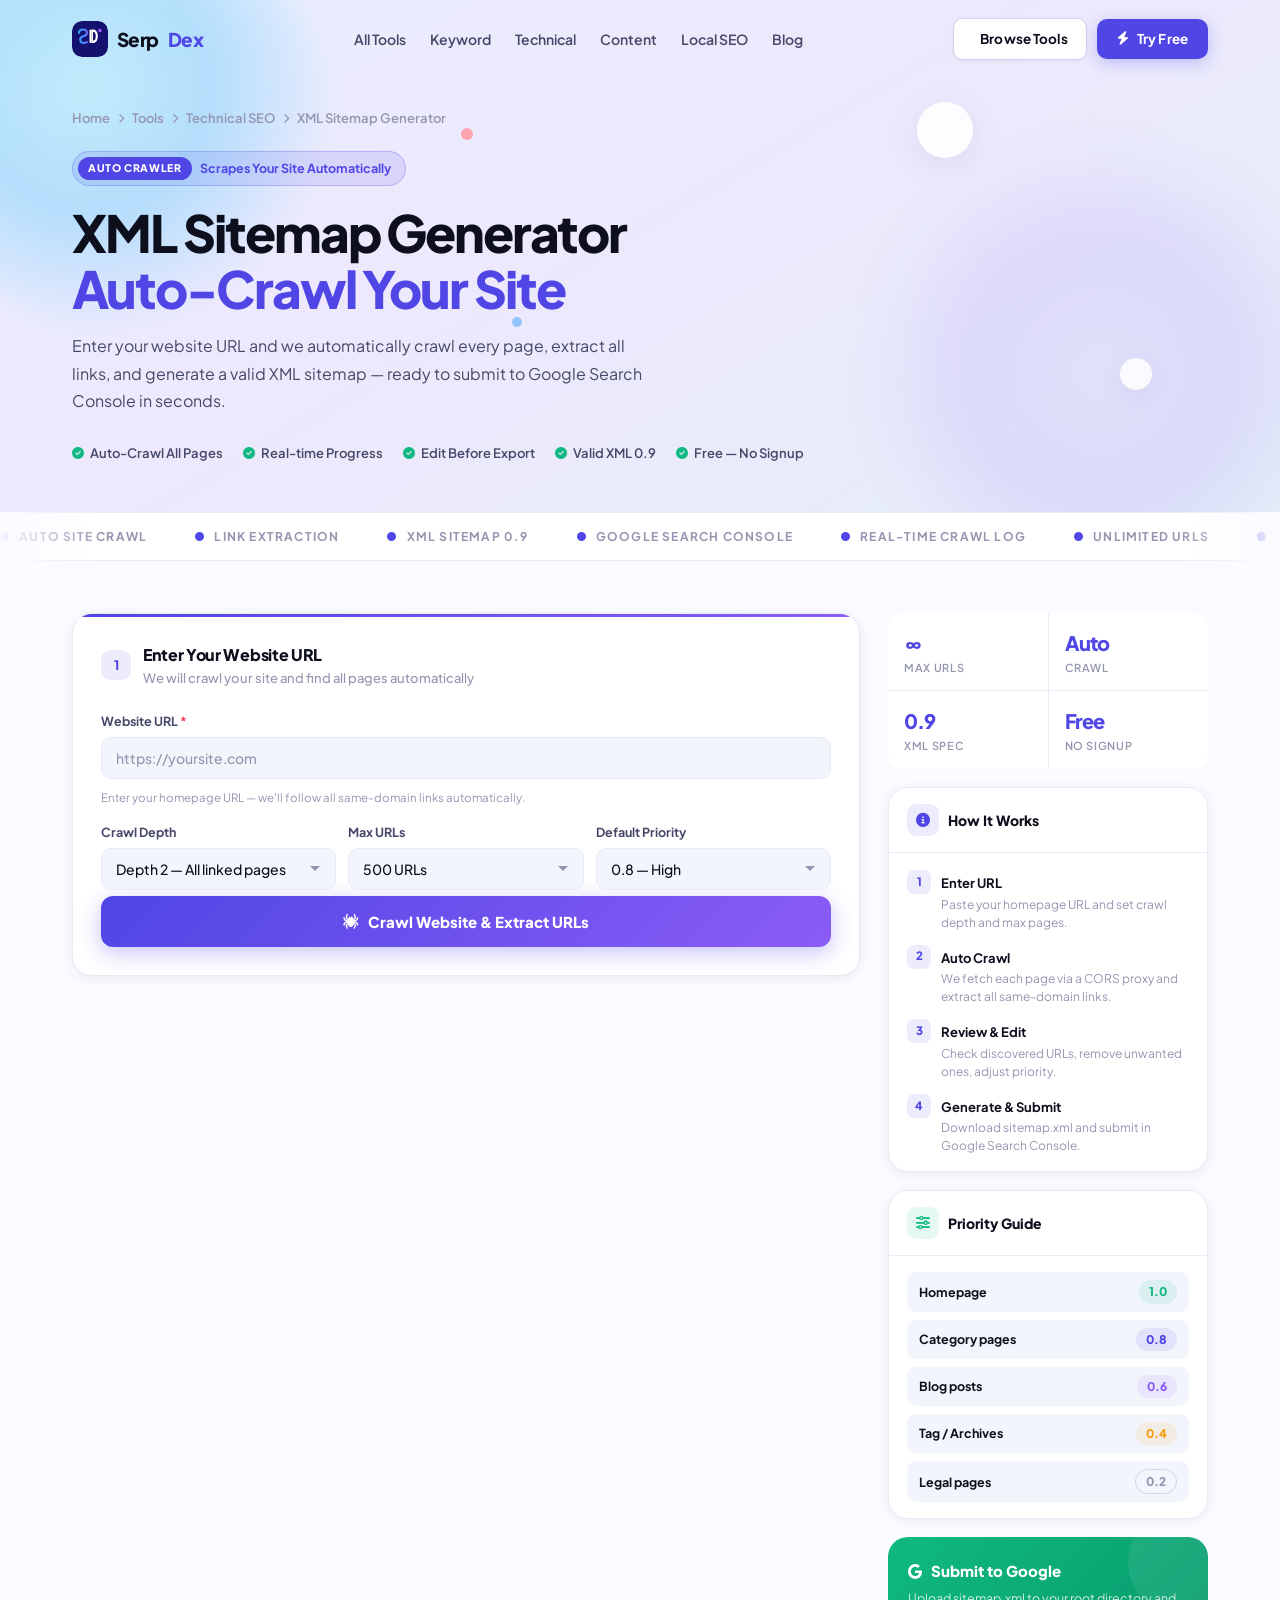
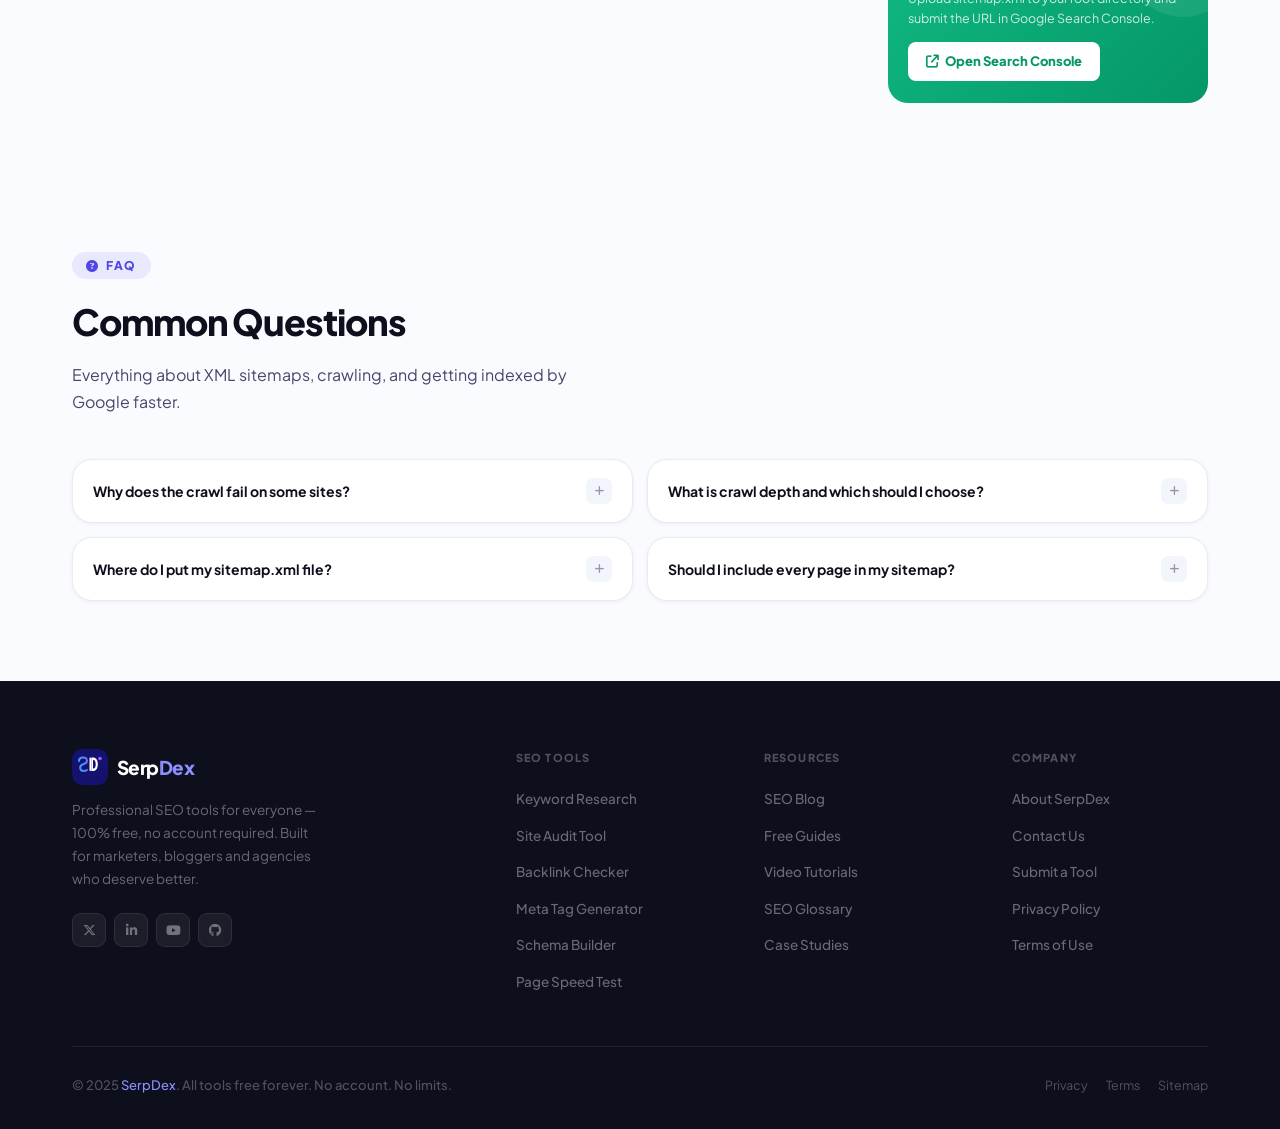
<file: sitemap-generator.html>
<!DOCTYPE html>
<html lang="en">
<head>
  <meta charset="UTF-8" />
  <meta name="viewport" content="width=device-width, initial-scale=1.0" />
  <title>XML Sitemap Generator — Unlimited URLs | SerpDex</title>
  <meta name="description" content="Automatically crawl your website and generate a valid XML sitemap. Enter your URL, we extract all links and build sitemap.xml instantly. Free tool by SerpDex." />
  <link rel="preconnect" href="https://fonts.googleapis.com" />
  <link rel="preconnect" href="https://fonts.gstatic.com" crossorigin />
  <link href="https://fonts.googleapis.com/css2?family=Inter:wght@300;400;500;600;700;800;900&family=Plus+Jakarta+Sans:ital,wght@0,300;0,400;0,500;0,600;0,700;0,800;1,400&display=swap" rel="stylesheet" />
  <link rel="stylesheet" href="https://cdnjs.cloudflare.com/ajax/libs/font-awesome/6.5.0/css/all.min.css" />
  <link rel="stylesheet" href="shared.css" />
<style>
:root{
  --page:#FAFBFF;--white:#FFFFFF;--chip:#F3F5FD;
  --line:#E8EAF6;--line-m:#D0D4EE;
  --ink:#0D0F1C;--ink-2:#454868;--ink-3:#9496B0;
  --indigo:#4F46E5;--indigo-h:#4338CA;
  --indigo-10:rgba(79,70,229,.10);--indigo-18:rgba(79,70,229,.18);
  --emerald:#10B981;--amber:#F59E0B;--rose:#F43F5E;--violet:#8B5CF6;
  --sans:'Plus Jakarta Sans',sans-serif;--mono:'Inter',monospace;
  --sh-xs:0 1px 4px rgba(13,15,28,.06);--sh-sm:0 2px 12px rgba(13,15,28,.07);
  --sh-md:0 8px 32px rgba(13,15,28,.09);--sh-lg:0 20px 56px rgba(13,15,28,.12);
  --r:14px;--r2:20px;
}
*,*::before,*::after{box-sizing:border-box;margin:0;padding:0;}
html{scroll-behavior:smooth;}
body{font-family:var(--sans);background:var(--page);color:var(--ink);-webkit-font-smoothing:antialiased;overflow-x:hidden;line-height:1.6;}
a{text-decoration:none;color:inherit;}
ul{list-style:none;}
::selection{background:var(--indigo-18);color:var(--indigo);}
::-webkit-scrollbar{width:5px;}::-webkit-scrollbar-track{background:var(--page);}::-webkit-scrollbar-thumb{background:var(--line-m);border-radius:99px;}
.wrap{max-width:1200px;margin:0 auto;padding:0 32px;}

/* NAV */
.nav{position:fixed;top:0;left:0;right:0;z-index:900;padding:18px 0;transition:all .35s;}
.nav.stuck{background:rgba(250,251,255,.94);backdrop-filter:blur(20px);border-bottom:1px solid var(--line);padding:12px 0;box-shadow:var(--sh-xs);}
.nav-row{display:flex;align-items:center;justify-content:space-between;gap:20px;}
.logo{display:flex;align-items:center;gap:9px;font-size:19px;font-weight:800;letter-spacing:-.03em;color:var(--ink);}
.logo-mark{width:36px;height:36px;border-radius:10px;background:transparent;display:flex;align-items:center;justify-content:center;overflow:hidden;}
.logo .dot{color:var(--indigo);}
.nav-links{display:flex;align-items:center;gap:24px;}
.nav-links a{font-size:14px;font-weight:600;color:var(--ink-2);transition:color .2s;}
.nav-links a:hover{color:var(--ink);}
.nav-right{display:flex;align-items:center;gap:10px;}
.btn{display:inline-flex;align-items:center;gap:8px;font-family:var(--sans);font-size:14px;font-weight:700;padding:11px 22px;border-radius:10px;border:none;cursor:pointer;transition:all .22s;white-space:nowrap;}
.btn-indigo{background:var(--indigo);color:#fff;box-shadow:0 4px 16px rgba(79,70,229,.28);}
.btn-indigo:hover{background:var(--indigo-h);transform:translateY(-2px);}
.btn-white{background:var(--white);color:var(--ink);border:1.5px solid var(--line-m);}
.btn-white:hover{border-color:var(--indigo);color:var(--indigo);}
@media(max-width:640px){.nav-links,.nav-right .btn-white{display:none;}}

/* HERO */
.tool-hero{padding:108px 0 48px;position:relative;overflow:hidden;background:linear-gradient(150deg,#E8F0FE 0%,#EEE8FD 40%,#E4EEF8 100%);}
.tool-hero::before{content:'';position:absolute;top:-80px;left:-80px;width:420px;height:420px;background:radial-gradient(circle at 40% 40%,#67E8F9,#38BDF8 35%,transparent 70%);opacity:.3;border-radius:50%;filter:blur(10px);}
.tool-hero::after{content:'';position:absolute;bottom:-100px;right:-60px;width:480px;height:480px;background:radial-gradient(circle,#C4B5FD,#A78BFA 40%,transparent 70%);opacity:.18;border-radius:50%;filter:blur(20px);}
.deco{position:absolute;pointer-events:none;z-index:1;border-radius:50%;}
.dc1{width:56px;height:56px;top:20%;right:24%;background:rgba(255,255,255,.9);}
.dc2{width:32px;height:32px;top:70%;right:10%;background:rgba(255,255,255,.85);}
.dd1{width:12px;height:12px;top:25%;left:36%;background:#FDA4AF;}
.dd2{width:10px;height:10px;top:62%;left:40%;background:#93C5FD;}
.th-inner{position:relative;z-index:5;}
.breadcrumb{display:flex;align-items:center;gap:8px;font-size:13px;font-weight:600;color:var(--ink-3);margin-bottom:22px;}
.breadcrumb a{color:var(--ink-3);transition:color .2s;}.breadcrumb a:hover{color:var(--indigo);}
.breadcrumb i{font-size:10px;}
.th-badge{display:inline-flex;align-items:center;gap:8px;background:rgba(79,70,229,.12);border:1.5px solid rgba(79,70,229,.25);border-radius:100px;padding:5px 14px 5px 5px;margin-bottom:18px;}
.th-badge .badge-chip{background:var(--indigo);color:#fff;font-size:10.5px;font-weight:800;letter-spacing:.06em;text-transform:uppercase;padding:3px 10px;border-radius:100px;}
.th-badge p{font-size:12.5px;font-weight:700;color:var(--indigo);}
.th-h1{font-size:clamp(32px,4vw,52px);font-weight:900;line-height:1.1;letter-spacing:-.04em;margin-bottom:16px;}
.th-h1 .ac{color:var(--indigo);}
.th-p{font-size:16px;color:var(--ink-2);line-height:1.72;max-width:580px;margin-bottom:28px;}
.th-meta{display:flex;align-items:center;gap:20px;flex-wrap:wrap;}
.th-meta-item{display:flex;align-items:center;gap:6px;font-size:13px;font-weight:600;color:var(--ink-2);}
.th-meta-item i{color:var(--emerald);font-size:12px;}

/* MARQUEE */
.mq{padding:14px 0;border-top:1px solid var(--line);border-bottom:1px solid var(--line);background:var(--white);overflow:hidden;mask-image:linear-gradient(90deg,transparent,black 8%,black 92%,transparent);}
.mq-t{display:flex;gap:48px;width:max-content;animation:mqr 24s linear infinite;}
@keyframes mqr{from{transform:translateX(0);}to{transform:translateX(-50%);}}
.mq-i{display:flex;align-items:center;gap:9px;font-size:12px;font-weight:700;color:var(--ink-3);text-transform:uppercase;letter-spacing:.1em;white-space:nowrap;}
.mq-i i{color:var(--indigo);font-size:9px;}

/* TOOL LAYOUT */
.tool-section{padding:52px 0 80px;}
.tool-layout{display:grid;grid-template-columns:1fr 320px;gap:28px;align-items:start;}
.tool-sidebar{position:sticky;top:90px;align-self:start;display:flex;flex-direction:column;gap:18px;}

/* STEP CARD */
.step-card{background:var(--white);border:1.5px solid var(--line);border-radius:var(--r2);padding:28px;box-shadow:var(--sh-sm);margin-bottom:20px;position:relative;overflow:hidden;}
.step-card::before{content:'';position:absolute;top:0;left:0;right:0;height:3px;background:linear-gradient(90deg,var(--indigo),var(--violet));}
.step-header{display:flex;align-items:center;gap:12px;margin-bottom:22px;}
.step-num{width:30px;height:30px;border-radius:9px;background:var(--indigo-10);color:var(--indigo);font-size:13px;font-weight:800;display:flex;align-items:center;justify-content:center;flex-shrink:0;}
.step-title{font-size:16px;font-weight:800;color:var(--ink);letter-spacing:-.02em;}
.step-sub{font-size:13px;color:var(--ink-3);font-weight:500;margin-top:1px;}

/* FORM */
.form-group{display:flex;flex-direction:column;gap:6px;margin-bottom:14px;}
.form-label{font-size:12.5px;font-weight:700;color:var(--ink-2);}
.form-label span{color:var(--rose);}
.form-input,.form-select{font-family:var(--sans);font-size:14px;font-weight:500;color:var(--ink);background:var(--chip);border:1.5px solid var(--line);border-radius:10px;padding:11px 14px;outline:none;transition:all .2s;width:100%;}
.form-input:focus,.form-select:focus{border-color:var(--indigo);background:var(--white);box-shadow:0 0 0 3px var(--indigo-10);}
.form-input::placeholder{color:var(--ink-3);}
.form-select{cursor:pointer;-webkit-appearance:none;background-image:url("data:image/svg+xml,%3Csvg xmlns='http://www.w3.org/2000/svg' width='12' height='12' viewBox='0 0 12 12'%3E%3Cpath fill='%239496B0' d='M6 8L1 3h10z'/%3E%3C/svg%3E");background-repeat:no-repeat;background-position:right 14px center;padding-right:36px;}
.form-hint{font-size:11.5px;color:var(--ink-3);margin-top:4px;}
.options-grid{display:grid;grid-template-columns:1fr 1fr 1fr;gap:12px;margin-top:4px;}
@media(max-width:600px){.options-grid{grid-template-columns:1fr 1fr;}}

/* CRAWL BUTTON */
.btn-crawl{background:linear-gradient(135deg,var(--indigo),var(--violet));color:#fff;font-family:var(--sans);font-size:15px;font-weight:800;padding:16px 36px;border-radius:12px;border:none;cursor:pointer;box-shadow:0 6px 22px rgba(79,70,229,.32);transition:all .22s;display:flex;align-items:center;gap:10px;width:100%;justify-content:center;margin-top:6px;}
.btn-crawl:hover{transform:translateY(-2px);box-shadow:0 10px 32px rgba(79,70,229,.42);}
.btn-crawl:disabled{opacity:.6;cursor:not-allowed;transform:none;}

/* PROGRESS PANEL */
.progress-panel{background:var(--white);border:1.5px solid var(--line);border-radius:var(--r2);padding:24px;box-shadow:var(--sh-sm);margin-bottom:20px;display:none;}
.progress-panel.show{display:block;}
.progress-header{display:flex;align-items:center;justify-content:space-between;margin-bottom:16px;}
.progress-title{font-size:15px;font-weight:800;color:var(--ink);}
.progress-status{font-size:12.5px;font-weight:600;padding:4px 12px;border-radius:100px;}
.ps-crawling{background:rgba(79,70,229,.1);color:var(--indigo);}
.ps-done{background:rgba(16,185,129,.1);color:var(--emerald);}
.ps-error{background:rgba(244,63,94,.1);color:var(--rose);}
.progress-bar-wrap{background:var(--chip);border-radius:100px;height:8px;margin-bottom:14px;overflow:hidden;}
.progress-bar{height:8px;border-radius:100px;background:linear-gradient(90deg,var(--indigo),var(--violet));width:0%;transition:width .4s ease;}
.progress-stats{display:flex;gap:20px;margin-bottom:16px;flex-wrap:wrap;}
.pstat{font-size:13px;font-weight:600;color:var(--ink-2);}
.pstat strong{color:var(--ink);font-weight:800;}
.progress-log{background:var(--chip);border-radius:var(--r);padding:14px 16px;max-height:200px;overflow-y:auto;font-family:var(--mono);font-size:12px;color:var(--ink-2);line-height:1.8;}
.log-line{display:flex;align-items:flex-start;gap:8px;}
.log-ok{color:var(--emerald);}
.log-skip{color:var(--ink-3);}
.log-err{color:var(--rose);}
.log-info{color:var(--indigo);}

/* URL RESULTS TABLE */
.results-card{background:var(--white);border:1.5px solid var(--line);border-radius:var(--r2);overflow:hidden;box-shadow:var(--sh-sm);margin-bottom:20px;display:none;}
.results-card.show{display:block;}
.results-header{display:flex;align-items:center;justify-content:space-between;padding:16px 20px;border-bottom:1.5px solid var(--line);background:var(--chip);flex-wrap:wrap;gap:10px;}
.results-header-left{display:flex;align-items:center;gap:10px;}
.results-title{font-size:14px;font-weight:800;color:var(--ink);}
.results-badge{background:var(--emerald);color:#fff;font-size:11px;font-weight:800;padding:3px 10px;border-radius:100px;}
.results-actions{display:flex;align-items:center;gap:8px;flex-wrap:wrap;}
.btn-sm{font-family:var(--sans);font-size:12.5px;font-weight:700;padding:7px 14px;border-radius:8px;border:none;cursor:pointer;transition:all .2s;display:inline-flex;align-items:center;gap:6px;}
.btn-sm-outline{background:var(--white);color:var(--ink-2);border:1.5px solid var(--line-m);}
.btn-sm-outline:hover{border-color:var(--indigo);color:var(--indigo);}
.btn-sm-danger{background:rgba(244,63,94,.08);color:var(--rose);border:1.5px solid rgba(244,63,94,.2);}
.btn-sm-danger:hover{background:var(--rose);color:#fff;}
.btn-sm-green{background:var(--emerald);color:#fff;}
.btn-sm-green:hover{background:#0da271;}

/* url list table */
.url-table-wrap{max-height:380px;overflow-y:auto;}
.url-table{width:100%;border-collapse:collapse;}
.url-table th{padding:10px 14px;font-size:11.5px;font-weight:800;color:var(--ink-3);text-transform:uppercase;letter-spacing:.06em;text-align:left;background:var(--chip);border-bottom:1.5px solid var(--line);position:sticky;top:0;z-index:2;}
.url-table td{padding:9px 14px;font-size:13px;border-bottom:1px solid var(--line);vertical-align:middle;}
.url-table tr:last-child td{border-bottom:none;}
.url-table tr:hover td{background:rgba(79,70,229,.02);}
.url-table td:first-child{font-family:var(--mono);font-size:12px;color:var(--ink-2);word-break:break-all;}
.url-table select{font-family:var(--sans);font-size:12.5px;font-weight:600;color:var(--ink);background:var(--chip);border:1px solid var(--line);border-radius:7px;padding:5px 24px 5px 9px;cursor:pointer;-webkit-appearance:none;background-image:url("data:image/svg+xml,%3Csvg xmlns='http://www.w3.org/2000/svg' width='10' height='10' viewBox='0 0 12 12'%3E%3Cpath fill='%239496B0' d='M6 8L1 3h10z'/%3E%3C/svg%3E");background-repeat:no-repeat;background-position:right 7px center;}
.url-table select:focus{outline:none;border-color:var(--indigo);}
.url-chk{accent-color:var(--indigo);width:15px;height:15px;cursor:pointer;}
.url-del{background:none;border:none;color:var(--ink-3);cursor:pointer;font-size:13px;padding:4px 8px;border-radius:6px;transition:all .2s;}
.url-del:hover{background:rgba(244,63,94,.1);color:var(--rose);}

/* GENERATE */
.gen-row{display:flex;align-items:center;gap:12px;flex-wrap:wrap;}
.btn-generate{background:var(--indigo);color:#fff;font-family:var(--sans);font-size:15px;font-weight:800;padding:15px 34px;border-radius:12px;border:none;cursor:pointer;box-shadow:0 6px 22px rgba(79,70,229,.32);transition:all .22s;display:flex;align-items:center;gap:9px;}
.btn-generate:hover{background:var(--indigo-h);transform:translateY(-2px);}
.btn-generate:disabled{opacity:.6;cursor:not-allowed;transform:none;}
.btn-reset-sm{background:var(--white);color:var(--ink-2);font-family:var(--sans);font-size:14px;font-weight:700;padding:13px 22px;border-radius:12px;border:1.5px solid var(--line-m);cursor:pointer;transition:all .2s;display:flex;align-items:center;gap:7px;}
.btn-reset-sm:hover{border-color:var(--rose);color:var(--rose);}
@keyframes spin{to{transform:rotate(360deg);}}
.spinner{width:18px;height:18px;border-radius:50%;border:2.5px solid rgba(255,255,255,.3);border-top-color:#fff;animation:spin .7s linear infinite;display:none;}

/* OUTPUT */
.output-card{background:var(--white);border:1.5px solid var(--line);border-radius:var(--r2);overflow:hidden;box-shadow:var(--sh-md);display:none;margin-top:0;}
.output-card.show{display:block;}
.output-header{display:flex;align-items:center;justify-content:space-between;padding:16px 20px;background:var(--chip);border-bottom:1.5px solid var(--line);gap:10px;flex-wrap:wrap;}
.output-header-left{display:flex;align-items:center;gap:10px;}
.output-dots{display:flex;gap:5px;}
.output-dot{width:9px;height:9px;border-radius:50%;}
.output-dot:nth-child(1){background:#FF5F57;}.output-dot:nth-child(2){background:#FFBD2E;}.output-dot:nth-child(3){background:#28CA41;}
.output-fname{font-size:13px;font-weight:700;color:var(--ink-2);}
.xml-tag-badge{font-size:11px;font-weight:800;padding:2px 9px;border-radius:100px;background:var(--emerald);color:#fff;text-transform:uppercase;letter-spacing:.05em;}
.output-actions{display:flex;align-items:center;gap:8px;}
.btn-copy,.btn-dl{font-family:var(--sans);font-size:12.5px;font-weight:700;padding:7px 14px;border-radius:8px;border:none;cursor:pointer;transition:all .2s;display:inline-flex;align-items:center;gap:6px;}
.btn-copy{background:var(--white);color:var(--ink-2);border:1.5px solid var(--line-m);}
.btn-copy:hover{border-color:var(--indigo);color:var(--indigo);}
.btn-dl{background:var(--emerald);color:#fff;}
.btn-dl:hover{background:#0da271;}
.output-stats-bar{display:flex;gap:18px;padding:12px 20px;background:rgba(16,185,129,.05);border-bottom:1px solid rgba(16,185,129,.12);flex-wrap:wrap;}
.ostat{font-size:12.5px;font-weight:700;color:var(--ink-2);}
.ostat strong{color:var(--emerald);font-weight:900;}
.output-code{padding:22px;font-family:var(--mono);font-size:11.5px;line-height:1.78;color:#2D3561;background:#FAFBFF;white-space:pre-wrap;word-break:break-all;max-height:460px;overflow-y:auto;}
.xml-tag{color:#4F46E5;}.xml-attr{color:#0EA5E9;}.xml-val{color:#10B981;}.xml-cmt{color:#9496B0;font-style:italic;}

/* SIDEBAR */
.side-card{background:var(--white);border:1.5px solid var(--line);border-radius:var(--r2);overflow:hidden;box-shadow:var(--sh-sm);}
.side-card-head{padding:16px 18px;border-bottom:1.5px solid var(--line);display:flex;align-items:center;gap:9px;}
.sc-icon{width:32px;height:32px;border-radius:9px;display:flex;align-items:center;justify-content:center;font-size:14px;flex-shrink:0;}
.side-card-head h4{font-size:14px;font-weight:800;color:var(--ink);}
.side-card-body{padding:16px 18px;}
.side-stats{display:grid;grid-template-columns:1fr 1fr;gap:1px;background:var(--line);border-radius:var(--r);overflow:hidden;margin-bottom:0;}
.side-stat{background:var(--white);padding:14px 16px;}
.side-stat .sv{font-size:20px;font-weight:900;color:var(--indigo);letter-spacing:-.04em;}
.side-stat .sl{font-size:11px;font-weight:600;color:var(--ink-3);text-transform:uppercase;letter-spacing:.06em;}
.how-steps{display:flex;flex-direction:column;gap:12px;}
.how-step{display:flex;align-items:flex-start;gap:10px;}
.how-num{width:24px;height:24px;border-radius:7px;background:var(--indigo-10);color:var(--indigo);font-size:11.5px;font-weight:900;display:flex;align-items:center;justify-content:center;flex-shrink:0;margin-top:1px;}
.how-text strong{font-size:13px;font-weight:700;color:var(--ink);}
.how-text p{font-size:12px;color:var(--ink-3);margin-top:1px;line-height:1.5;}
.feat-card{background:linear-gradient(135deg,#10B981,#059669);border-radius:var(--r2);padding:22px 20px;color:#fff;position:relative;overflow:hidden;}
.feat-card::before{content:'';position:absolute;top:-30px;right:-30px;width:110px;height:110px;border-radius:50%;background:rgba(255,255,255,.08);}
.feat-card h4{font-size:15px;font-weight:800;margin-bottom:6px;position:relative;z-index:1;}
.feat-card p{font-size:12.5px;opacity:.8;line-height:1.55;margin-bottom:14px;position:relative;z-index:1;}
.btn-feat{background:#fff;color:#059669;font-family:var(--sans);font-size:13px;font-weight:800;padding:9px 18px;border-radius:8px;border:none;cursor:pointer;display:inline-flex;align-items:center;gap:6px;position:relative;z-index:1;transition:all .22s;}
.btn-feat:hover{transform:translateY(-1px);box-shadow:0 6px 18px rgba(0,0,0,.15);}

/* warning box */
.warn-box{background:rgba(245,158,11,.07);border:1.5px solid rgba(245,158,11,.25);border-radius:12px;padding:14px 16px;display:flex;gap:10px;align-items:flex-start;}
.warn-icon{color:var(--amber);font-size:14px;flex-shrink:0;margin-top:1px;}
.warn-text{font-size:12.5px;color:var(--ink-2);line-height:1.6;}
.warn-text strong{color:var(--ink);font-weight:700;}

/* FAQ */
.faq-section{padding:68px 0 80px;}
.sec-label{display:inline-flex;align-items:center;gap:7px;font-size:12px;font-weight:800;color:var(--indigo);text-transform:uppercase;letter-spacing:.12em;background:var(--indigo-10);padding:4px 14px;border-radius:100px;margin-bottom:14px;}
.sec-h2{font-size:clamp(26px,3vw,36px);font-weight:800;color:var(--ink);letter-spacing:-.03em;margin-bottom:10px;}
.sec-p{font-size:16px;color:var(--ink-2);max-width:540px;line-height:1.7;}
.faq-grid{display:grid;grid-template-columns:1fr 1fr;gap:14px;margin-top:44px;}
.faq-item{background:var(--white);border:1.5px solid var(--line);border-radius:var(--r2);overflow:hidden;box-shadow:var(--sh-xs);cursor:pointer;}
.faq-item:hover{box-shadow:var(--sh-sm);}
.faq-q{display:flex;align-items:center;justify-content:space-between;gap:12px;padding:18px 20px;}
.faq-q h4{font-size:14px;font-weight:700;color:var(--ink);line-height:1.4;}
.faq-toggle{width:26px;height:26px;border-radius:7px;background:var(--chip);color:var(--ink-3);font-size:11px;display:flex;align-items:center;justify-content:center;flex-shrink:0;transition:all .2s;}
.faq-item.open .faq-toggle{background:var(--indigo);color:#fff;transform:rotate(45deg);}
.faq-a{display:none;padding:14px 20px 18px;font-size:13.5px;color:var(--ink-2);line-height:1.72;border-top:1px solid var(--line);}
.faq-item.open .faq-a{display:block;}

/* FOOTER */
.footer{background:#0D0F1C;padding:68px 0 34px;}
.fg{display:grid;grid-template-columns:2fr 1fr 1fr 1fr;gap:52px;margin-bottom:52px;}
.fb-logo{display:flex;align-items:center;gap:9px;color:#fff;margin-bottom:14px;}
.fb-logo .logo-mark{background:transparent;}
.fb-logo .dot{color:#8B8FFF;}
.fb-logo>span{font-size:19px;font-weight:800;letter-spacing:-.03em;}
.fb-desc{font-size:13.5px;color:rgba(255,255,255,.38);line-height:1.7;max-width:250px;}
.fb-soc{display:flex;gap:8px;margin-top:22px;}
.fb-soc-btn{width:34px;height:34px;border-radius:9px;background:rgba(255,255,255,.06);border:1px solid rgba(255,255,255,.08);display:flex;align-items:center;justify-content:center;color:rgba(255,255,255,.38);font-size:13px;cursor:pointer;transition:all .2s;}
.fb-soc-btn:hover{background:var(--indigo);border-color:var(--indigo);color:#fff;}
.fcol h5{font-size:11px;font-weight:800;color:rgba(255,255,255,.28);text-transform:uppercase;letter-spacing:.1em;margin-bottom:18px;}
.fcol ul{display:flex;flex-direction:column;gap:11px;}
.fcol ul li a{font-size:13.5px;color:rgba(255,255,255,.38);transition:color .2s;}
.fcol ul li a:hover{color:rgba(255,255,255,.8);}
.fbot{border-top:1px solid rgba(255,255,255,.07);padding-top:28px;display:flex;align-items:center;justify-content:space-between;flex-wrap:wrap;gap:12px;}
.fbot p{font-size:13px;color:rgba(255,255,255,.28);}
.fbot p span{color:#8B8FFF;}
.fbot-links{display:flex;gap:18px;}
.fbot-links a{font-size:12.5px;color:rgba(255,255,255,.28);transition:color .2s;}
.fbot-links a:hover{color:rgba(255,255,255,.6);}

/* TOAST */
.toast{position:fixed;bottom:28px;right:28px;z-index:9999;background:var(--ink);color:#fff;padding:12px 20px;border-radius:10px;font-size:13.5px;font-weight:700;display:flex;align-items:center;gap:9px;box-shadow:var(--sh-lg);transform:translateY(20px);opacity:0;transition:all .3s;pointer-events:none;}
.toast.show{transform:none;opacity:1;}
.toast i{color:var(--emerald);}

/* RESPONSIVE */
@media(max-width:1100px){.tool-layout{grid-template-columns:1fr;}.tool-sidebar{position:static;}.faq-grid{grid-template-columns:1fr;}.fg{grid-template-columns:1fr 1fr;gap:36px;}}
@media(max-width:760px){.fg{grid-template-columns:1fr;gap:28px;}.gen-row{flex-direction:column;align-items:stretch;}.btn-generate,.btn-reset-sm{justify-content:center;}}
</style>
</head>
<body>

<!-- ░░ HEADER ░░ -->
<div id="site-header"></div>

<!-- HERO -->
<section class="tool-hero">
  <div class="deco dc1"></div><div class="deco dc2"></div>
  <div class="deco dd1"></div><div class="deco dd2"></div>
  <div class="wrap th-inner">
    <div class="breadcrumb">
      <a href="index.html">Home</a><i class="fa-solid fa-chevron-right"></i>
      <a href="index.html#tools">Tools</a><i class="fa-solid fa-chevron-right"></i>
      <a href="#">Technical SEO</a><i class="fa-solid fa-chevron-right"></i>
      <span>XML Sitemap Generator</span>
    </div>
    <div class="th-badge"><span class="badge-chip">Auto Crawler</span><p>Scrapes Your Site Automatically</p></div>
    <h1 class="th-h1">XML Sitemap Generator<br><span class="ac">Auto-Crawl Your Site</span></h1>
    <p class="th-p">Enter your website URL and we automatically crawl every page, extract all links, and generate a valid XML sitemap — ready to submit to Google Search Console in seconds.</p>
    <div class="th-meta">
      <div class="th-meta-item"><i class="fa-solid fa-check-circle"></i> Auto-Crawl All Pages</div>
      <div class="th-meta-item"><i class="fa-solid fa-check-circle"></i> Real-time Progress</div>
      <div class="th-meta-item"><i class="fa-solid fa-check-circle"></i> Edit Before Export</div>
      <div class="th-meta-item"><i class="fa-solid fa-check-circle"></i> Valid XML 0.9</div>
      <div class="th-meta-item"><i class="fa-solid fa-check-circle"></i> Free — No Signup</div>
    </div>
  </div>
</section>

<!-- MARQUEE -->
<div class="mq">
  <div class="mq-t">
    <span class="mq-i"><i class="fa-solid fa-circle"></i> Auto Site Crawl</span>
    <span class="mq-i"><i class="fa-solid fa-circle"></i> Link Extraction</span>
    <span class="mq-i"><i class="fa-solid fa-circle"></i> XML Sitemap 0.9</span>
    <span class="mq-i"><i class="fa-solid fa-circle"></i> Google Search Console</span>
    <span class="mq-i"><i class="fa-solid fa-circle"></i> Real-time Crawl Log</span>
    <span class="mq-i"><i class="fa-solid fa-circle"></i> Unlimited URLs</span>
    <span class="mq-i"><i class="fa-solid fa-circle"></i> sitemap.xml Download</span>
    <span class="mq-i"><i class="fa-solid fa-circle"></i> Bing Webmaster Tools</span>
    <span class="mq-i"><i class="fa-solid fa-circle"></i> Technical SEO</span>
    <span class="mq-i"><i class="fa-solid fa-circle"></i> Auto Site Crawl</span>
    <span class="mq-i"><i class="fa-solid fa-circle"></i> Link Extraction</span>
    <span class="mq-i"><i class="fa-solid fa-circle"></i> XML Sitemap 0.9</span>
    <span class="mq-i"><i class="fa-solid fa-circle"></i> Google Search Console</span>
    <span class="mq-i"><i class="fa-solid fa-circle"></i> Real-time Crawl Log</span>
    <span class="mq-i"><i class="fa-solid fa-circle"></i> Unlimited URLs</span>
    <span class="mq-i"><i class="fa-solid fa-circle"></i> sitemap.xml Download</span>
    <span class="mq-i"><i class="fa-solid fa-circle"></i> Bing Webmaster Tools</span>
    <span class="mq-i"><i class="fa-solid fa-circle"></i> Technical SEO</span>
  </div>
</div>

<!-- TOOL SECTION -->
<section class="tool-section">
  <div class="wrap">
    <div class="tool-layout">

      <!-- LEFT -->
      <div class="tool-main">

        <!-- STEP 1: Enter URL -->
        <div class="step-card">
          <div class="step-header">
            <div class="step-num">1</div>
            <div>
              <div class="step-title">Enter Your Website URL</div>
              <div class="step-sub">We will crawl your site and find all pages automatically</div>
            </div>
          </div>

          <div class="form-group">
            <label class="form-label">Website URL <span>*</span></label>
            <input class="form-input" id="siteUrl" type="url"
              placeholder="https://yoursite.com"
              onkeydown="if(event.key==='Enter') startCrawl()" />
            <div class="form-hint">Enter your homepage URL — we'll follow all same-domain links automatically.</div>
          </div>

          <div class="options-grid">
            <div class="form-group" style="margin-bottom:0;">
              <label class="form-label">Crawl Depth</label>
              <select class="form-select" id="crawlDepth">
                <option value="1">Depth 1 — Homepage only</option>
                <option value="2" selected>Depth 2 — All linked pages</option>
                <option value="3">Depth 3 — Deep crawl</option>
              </select>
            </div>
            <div class="form-group" style="margin-bottom:0;">
              <label class="form-label">Max URLs</label>
              <select class="form-select" id="maxUrls">
                <option value="50">50 URLs</option>
                <option value="100">100 URLs</option>
                <option value="200">200 URLs</option>
                <option value="500" selected>500 URLs</option>
                <option value="2000">2,000 URLs</option>
                <option value="999999">Unlimited</option>
              </select>
            </div>
            <div class="form-group" style="margin-bottom:0;">
              <label class="form-label">Default Priority</label>
              <select class="form-select" id="defPriority">
                <option value="0.8" selected>0.8 — High</option>
                <option value="1.0">1.0 — Max</option>
                <option value="0.6">0.6 — Medium</option>
                <option value="0.4">0.4 — Low</option>
              </select>
            </div>
          </div>

          

          <button class="btn-crawl" onclick="startCrawl()" id="crawlBtn">
            <i class="fa-solid fa-spider" id="crawlBtnIcon"></i>
            <span id="crawlBtnLabel">Crawl Website &amp; Extract URLs</span>
            <div class="spinner" id="crawlSpinner"></div>
          </button>
        </div>

        <!-- PROGRESS PANEL -->
        <div class="progress-panel" id="progressPanel">
          <div class="progress-header">
            <div class="progress-title"><i class="fa-solid fa-spider" style="margin-right:8px;color:var(--indigo);"></i> Crawling in progress…</div>
            <span class="progress-status ps-crawling" id="progressStatus">Crawling</span>
          </div>
          <div class="progress-bar-wrap"><div class="progress-bar" id="progressBar"></div></div>
          <div class="progress-stats">
            <div class="pstat">Crawled: <strong id="statCrawled">0</strong></div>
            <div class="pstat">Found: <strong id="statFound">0</strong></div>
            <div class="pstat">Skipped: <strong id="statSkipped">0</strong></div>
            <div class="pstat">Queue: <strong id="statQueue">0</strong></div>
          </div>
          <div class="progress-log" id="progressLog"></div>
        </div>

        <!-- RESULTS TABLE -->
        <div class="results-card" id="resultsCard">
          <div class="results-header">
            <div class="results-header-left">
              <div class="results-title">Discovered URLs</div>
              <span class="results-badge" id="resultsBadge">0 URLs</span>
            </div>
            <div class="results-actions">
              <button class="btn-sm btn-sm-outline" onclick="selectAll(true)"><i class="fa-solid fa-check-double"></i> Select All</button>
              <button class="btn-sm btn-sm-outline" onclick="selectAll(false)"><i class="fa-regular fa-square"></i> Deselect All</button>
              <button class="btn-sm btn-sm-danger" onclick="deleteSelected()"><i class="fa-solid fa-trash"></i> Remove Selected</button>
            </div>
          </div>
          <div class="url-table-wrap">
            <table class="url-table" id="urlTable">
              <thead>
                <tr>
                  <th style="width:30px;"><input type="checkbox" class="url-chk" id="checkAll" onchange="selectAll(this.checked)" /></th>
                  <th>URL</th>
                  <th style="width:120px;">Frequency</th>
                  <th style="width:90px;">Priority</th>
                  <th style="width:36px;"></th>
                </tr>
              </thead>
              <tbody id="urlTableBody"></tbody>
            </table>
          </div>
        </div>

        <!-- MANUAL FALLBACK -->
        <div class="step-card" id="manualCard" style="display:none;">
          <div class="step-header">
            <div class="step-num" style="background:rgba(245,158,11,.1);color:var(--amber);">M</div>
            <div>
              <div class="step-title">Manual Mode — Paste URLs</div>
              <div class="step-sub">Couldn't crawl the site? Paste your URLs here instead</div>
            </div>
          </div>
          <textarea id="manualUrls" style="font-family:var(--mono);font-size:13px;background:var(--chip);border:1.5px solid var(--line);border-radius:10px;padding:14px;width:100%;min-height:140px;outline:none;resize:vertical;line-height:1.7;color:var(--ink);" placeholder="https://yoursite.com/&#10;https://yoursite.com/about&#10;https://yoursite.com/blog&#10;https://yoursite.com/contact"></textarea>
          <button onclick="importManual()" style="margin-top:12px;background:var(--amber);color:#fff;font-family:var(--sans);font-size:13.5px;font-weight:800;padding:11px 24px;border-radius:10px;border:none;cursor:pointer;display:inline-flex;align-items:center;gap:8px;transition:all .2s;">
            <i class="fa-solid fa-file-import"></i> Import URLs
          </button>
        </div>

        <!-- GENERATE -->
        <div class="gen-row" id="genRow" style="display:none;">
          <button class="btn-generate" onclick="generateSitemap()" id="genBtn">
            <i class="fa-solid fa-sitemap"></i> Generate sitemap.xml
            <div class="spinner" id="genSpinner"></div>
          </button>
          <button class="btn-reset-sm" onclick="resetAll()">
            <i class="fa-solid fa-rotate-left"></i> Start Over
          </button>
        </div>

        <!-- OUTPUT -->
        <div class="output-card" id="outputCard" style="margin-top:20px;">
          <div class="output-header">
            <div class="output-header-left">
              <div class="output-dots"><div class="output-dot"></div><div class="output-dot"></div><div class="output-dot"></div></div>
              <span class="output-fname">sitemap.xml</span>
              <span class="xml-tag-badge">XML</span>
            </div>
            <div class="output-actions">
              <button class="btn-copy" onclick="copySitemap()"><i class="fa-regular fa-copy"></i> Copy</button>
              <button class="btn-dl" onclick="downloadSitemap()"><i class="fa-solid fa-download"></i> Download .xml</button>
            </div>
          </div>
          <div class="output-stats-bar" id="outputStats"></div>
          <div class="output-code" id="outputCode"></div>
        </div>

      </div><!-- /tool-main -->

      <!-- SIDEBAR -->
      <div class="tool-sidebar">

        <div class="side-stats">
          <div class="side-stat"><div class="sv">∞</div><div class="sl">Max URLs</div></div>
          <div class="side-stat"><div class="sv">Auto</div><div class="sl">Crawl</div></div>
          <div class="side-stat"><div class="sv">0.9</div><div class="sl">XML Spec</div></div>
          <div class="side-stat"><div class="sv">Free</div><div class="sl">No Signup</div></div>
        </div>

        <div class="side-card">
          <div class="side-card-head">
            <div class="sc-icon" style="background:var(--indigo-10);color:var(--indigo);"><i class="fa-solid fa-circle-info"></i></div>
            <h4>How It Works</h4>
          </div>
          <div class="side-card-body">
            <div class="how-steps">
              <div class="how-step"><div class="how-num">1</div><div class="how-text"><strong>Enter URL</strong><p>Paste your homepage URL and set crawl depth and max pages.</p></div></div>
              <div class="how-step"><div class="how-num">2</div><div class="how-text"><strong>Auto Crawl</strong><p>We fetch each page via a CORS proxy and extract all same-domain links.</p></div></div>
              <div class="how-step"><div class="how-num">3</div><div class="how-text"><strong>Review &amp; Edit</strong><p>Check discovered URLs, remove unwanted ones, adjust priority.</p></div></div>
              <div class="how-step"><div class="how-num">4</div><div class="how-text"><strong>Generate &amp; Submit</strong><p>Download sitemap.xml and submit in Google Search Console.</p></div></div>
            </div>
          </div>
        </div>

        <div class="side-card">
          <div class="side-card-head">
            <div class="sc-icon" style="background:rgba(16,185,129,.1);color:var(--emerald);"><i class="fa-solid fa-sliders"></i></div>
            <h4>Priority Guide</h4>
          </div>
          <div class="side-card-body">
            <div style="display:flex;flex-direction:column;gap:8px;">
              <div style="display:flex;align-items:center;justify-content:space-between;padding:8px 12px;background:var(--chip);border-radius:9px;"><span style="font-size:12.5px;font-weight:700;">Homepage</span><span style="font-size:12px;font-weight:800;color:var(--emerald);background:rgba(16,185,129,.1);padding:2px 10px;border-radius:100px;">1.0</span></div>
              <div style="display:flex;align-items:center;justify-content:space-between;padding:8px 12px;background:var(--chip);border-radius:9px;"><span style="font-size:12.5px;font-weight:700;">Category pages</span><span style="font-size:12px;font-weight:800;color:var(--indigo);background:var(--indigo-10);padding:2px 10px;border-radius:100px;">0.8</span></div>
              <div style="display:flex;align-items:center;justify-content:space-between;padding:8px 12px;background:var(--chip);border-radius:9px;"><span style="font-size:12.5px;font-weight:700;">Blog posts</span><span style="font-size:12px;font-weight:800;color:var(--violet);background:rgba(139,92,246,.1);padding:2px 10px;border-radius:100px;">0.6</span></div>
              <div style="display:flex;align-items:center;justify-content:space-between;padding:8px 12px;background:var(--chip);border-radius:9px;"><span style="font-size:12.5px;font-weight:700;">Tag / Archives</span><span style="font-size:12px;font-weight:800;color:var(--amber);background:rgba(245,158,11,.1);padding:2px 10px;border-radius:100px;">0.4</span></div>
              <div style="display:flex;align-items:center;justify-content:space-between;padding:8px 12px;background:var(--chip);border-radius:9px;"><span style="font-size:12.5px;font-weight:700;">Legal pages</span><span style="font-size:12px;font-weight:800;color:var(--ink-3);background:var(--chip);border:1px solid var(--line-m);padding:2px 10px;border-radius:100px;">0.2</span></div>
            </div>
          </div>
        </div>

        <div class="feat-card">
          <h4><i class="fa-brands fa-google" style="margin-right:6px;"></i> Submit to Google</h4>
          <p>Upload sitemap.xml to your root directory and submit the URL in Google Search Console.</p>
          <a href="https://search.google.com/search-console" target="_blank" class="btn-feat"><i class="fa-solid fa-arrow-up-right-from-square"></i> Open Search Console</a>
        </div>

      </div><!-- /sidebar -->
    </div>
  </div>
</section>

<!-- FAQ -->
<section class="faq-section">
  <div class="wrap">
    <div class="sec-label"><i class="fa-solid fa-circle-question"></i> FAQ</div>
    <h2 class="sec-h2">Common Questions</h2>
    <p class="sec-p">Everything about XML sitemaps, crawling, and getting indexed by Google faster.</p>
    <div class="faq-grid">
      <div class="faq-item" onclick="this.classList.toggle('open')"><div class="faq-q"><h4>Why does the crawl fail on some sites?</h4><div class="faq-toggle"><i class="fa-solid fa-plus"></i></div></div><div class="faq-a">Crawling uses a public CORS proxy to fetch pages. Some sites block requests from proxies, return login pages, or use JavaScript-only rendering that can't be parsed as HTML. For these sites use Manual Mode — paste your URLs directly.</div></div>
      <div class="faq-item" onclick="this.classList.toggle('open')"><div class="faq-q"><h4>What is crawl depth and which should I choose?</h4><div class="faq-toggle"><i class="fa-solid fa-plus"></i></div></div><div class="faq-a">Depth 1 only fetches your homepage and extracts links from it. Depth 2 then visits each of those links and extracts their links. Depth 3 goes one level deeper. For most sites Depth 2 finds all important pages. Use Depth 3 for large sites with deep content structures.</div></div>
      <div class="faq-item" onclick="this.classList.toggle('open')"><div class="faq-q"><h4>Where do I put my sitemap.xml file?</h4><div class="faq-toggle"><i class="fa-solid fa-plus"></i></div></div><div class="faq-a">Upload sitemap.xml to your website root so it's accessible at https://yoursite.com/sitemap.xml. Then submit that URL in Google Search Console under Sitemaps. Also add this line to your robots.txt: Sitemap: https://yoursite.com/sitemap.xml</div></div>
      <div class="faq-item" onclick="this.classList.toggle('open')"><div class="faq-q"><h4>Should I include every page in my sitemap?</h4><div class="faq-toggle"><i class="fa-solid fa-plus"></i></div></div><div class="faq-a">No — exclude pages with noindex tags, duplicate content, admin pages, login pages, and URL parameter variations. Only include pages you want Google to index. Quality over quantity improves crawl budget efficiency.</div></div>
    </div>
  </div>
</section>

<!-- FOOTER -->
<div id="site-footer"></div>

<!-- Toast -->
<div class="toast" id="toast"><i class="fa-solid fa-check-circle"></i> <span id="toastMsg">Done!</span></div>

<script src="components.js"></script>
<script>
/* ── Nav ── */
const nav = document.getElementById('nav');
if (nav) window.addEventListener('scroll', () => nav.classList.toggle('stuck', scrollY > 40));

/* ── Toast ── */
function showToast(msg, isErr) {
  const t  = document.getElementById('toast');
  const ic = t.querySelector('i');
  document.getElementById('toastMsg').textContent = msg;
  ic.className = isErr ? 'fa-solid fa-triangle-exclamation' : 'fa-solid fa-check-circle';
  ic.style.color = isErr ? '#F43F5E' : '#10B981';
  t.classList.add('show');
  setTimeout(() => t.classList.remove('show'), 3000);
}

/* ── State ── */
let discoveredUrls = []; // [{url, freq, priority}]
let crawling = false;
window._sitemapXML = null;

/* ── CORS Proxy fetch ── */
/* ══════════════════════════════════════════════════════
   CRAWLER API — Set your Cloudflare Worker URL here.
   See crawler-setup-guide.html for full setup instructions.
   ══════════════════════════════════════════════════════ */
const WORKER_URL = 'https://serpdex-crawler-api.vercel.app/api/crawl';
/* Example: 'https://serpdex-crawler.john.workers.dev/crawl' */

/* fetchPage replaced by Worker API */

/* extractLinks moved to Worker */

/* ── Log helper ── */
function addLog(msg, type='info') {
  const log  = document.getElementById('progressLog');
  const line = document.createElement('div');
  line.className = 'log-line';
  const icon = type === 'ok' ? '✓' : type === 'skip' ? '—' : type === 'err' ? '✗' : '→';
  line.innerHTML = `<span class="log-${type}">${icon}</span><span>${msg}</span>`;
  log.appendChild(line);
  log.scrollTop = log.scrollHeight;
}

/* ── Update stats ── */
function updateStats(crawled, found, skipped, queue, max) {
  document.getElementById('statCrawled').textContent = crawled;
  document.getElementById('statFound').textContent   = found;
  document.getElementById('statSkipped').textContent = skipped;
  document.getElementById('statQueue').textContent   = queue;
  const pct = max > 0 ? Math.min(100, Math.round((crawled / max) * 100)) : 0;
  document.getElementById('progressBar').style.width = pct + '%';
}

/* ── Main crawl function — Phase 1: discover, Phase 2: fetch batches ── */
async function startCrawl() {
  const rawUrl = document.getElementById('siteUrl').value.trim();
  if (!rawUrl) { showToast('Please enter a website URL first.', true); return; }

  if (WORKER_URL === 'YOUR_WORKER_URL_HERE/crawl') {
    showToast('Set your WORKER_URL first!', true);
    document.getElementById('manualCard').style.display = 'block';
    return;
  }

  let startUrl;
  try { startUrl = new URL(rawUrl.startsWith('http') ? rawUrl : 'https://' + rawUrl).href; }
  catch(e) { showToast('Invalid URL. Include https://', true); return; }

  const depth  = parseInt(document.getElementById('crawlDepth').value);
  const maxU   = parseInt(document.getElementById('maxUrls').value);
  const defPri = document.getElementById('defPriority').value;

  // Reset UI
  crawling = true;
  discoveredUrls = [];
  document.getElementById('urlTableBody').innerHTML  = '';
  document.getElementById('progressLog').innerHTML   = '';
  document.getElementById('progressPanel').classList.add('show');
  document.getElementById('resultsCard').classList.remove('show');
  document.getElementById('genRow').style.display    = 'none';
  document.getElementById('outputCard').classList.remove('show');
  document.getElementById('manualCard').style.display = 'none';

  const btn = document.getElementById('crawlBtn');
  const ico = document.getElementById('crawlBtnIcon');
  const sp  = document.getElementById('crawlSpinner');
  const lbl = document.getElementById('crawlBtnLabel');
  btn.disabled = true; ico.style.display = 'none';
  sp.style.display = 'inline-block'; lbl.textContent = 'Discovering URLs…';

  setStatus('Crawling', 'ps-crawling');
  addLog('Phase 1 — Discovering all URLs on ' + startUrl, 'info');

  try {
    // ── PHASE 1: DISCOVER all URLs ──────────────────────────────────────
    const discoverUrl = WORKER_URL.replace('/crawl', '') +
      '/crawl?mode=discover' +
      '&url='   + encodeURIComponent(startUrl) +
      '&depth=' + depth;

    const discRes  = await fetch(discoverUrl, { signal: AbortSignal.timeout(30000) });
    if (!discRes.ok) throw new Error('Discovery failed: HTTP ' + discRes.status);
    const discData = await discRes.json();
    if (!discData.ok) throw new Error(discData.error || 'Discovery error');

    let allUrls = discData.urls || [];
    if (maxU < 999999) allUrls = allUrls.slice(0, maxU);

    addLog('Discovered ' + allUrls.length + ' URLs in ' + (discData.elapsed || '?'), 'ok');
    updateStats(0, 0, 0, allUrls.length, allUrls.length);

    if (allUrls.length === 0) {
      setStatus('No URLs', 'ps-error');
      addLog('No URLs found. Try Manual Mode.', 'err');
      document.getElementById('manualCard').style.display = 'block';
      showToast('No URLs found — use Manual Mode.', true);
      return finishCrawl(btn, ico, sp, lbl);
    }

    // ── PHASE 2: FETCH each URL in batches of 20 ────────────────────────
    lbl.textContent = 'Fetching pages…';
    addLog('Phase 2 — Verifying ' + allUrls.length + ' URLs in batches of 20…', 'info');

    const BATCH   = 20;
    const results = [];
    const skipped = [];
    let   done    = 0;

    for (let i = 0; i < allUrls.length; i += BATCH) {
      const batch    = allUrls.slice(i, i + BATCH);
      const fetchUrl = WORKER_URL.replace('/crawl', '') + '/crawl?mode=fetch';

      try {
        const bRes = await fetch(fetchUrl, {
          method:  'POST',
          headers: { 'Content-Type': 'application/json' },
          body:    JSON.stringify({ urls: batch }),
          signal:  AbortSignal.timeout(25000),
        });

        if (!bRes.ok) throw new Error('Batch HTTP ' + bRes.status);
        const bData = await bRes.json();

        // Add confirmed pages to table
        (bData.results || []).forEach((entry, idx) => {
          const isHome = entry.url.replace(/\/$/, '') === startUrl.replace(/\/$/, '');
          const pri    = isHome ? '1.0' : defPri;
          addTableRow(entry.url, 'weekly', pri);
          discoveredUrls.push({ url: entry.url, freq: 'weekly', priority: pri });
          results.push(entry);
        });

        // Log skipped with reasons
        (bData.skipped || []).forEach(s => {
          skipped.push(s);
          addLog((s.url || s) + ' — ' + (s.reason || 'skipped'), 'skip');
        });

        done += batch.length;
        updateStats(results.length, results.length, skipped.length, allUrls.length - done, allUrls.length);
        addLog('Batch ' + Math.ceil((i+BATCH)/BATCH) + '/' + Math.ceil(allUrls.length/BATCH) +
               ' — ' + (bData.results||[]).length + ' pages confirmed, ' +
               (bData.skipped||[]).length + ' skipped (' + (bData.elapsed||'?') + ')', 'ok');

      } catch(bErr) {
        addLog('Batch error: ' + bErr.message + ' — retrying URLs individually', 'err');
        // On batch failure, add the URLs anyway so user doesn't lose them
        batch.forEach(url => {
          const isHome = url.replace(/\/$/, '') === startUrl.replace(/\/$/, '');
          addTableRow(url, 'weekly', isHome ? '1.0' : defPri);
          discoveredUrls.push({ url, freq: 'weekly', priority: isHome ? '1.0' : defPri });
        });
        done += batch.length;
        updateStats(discoveredUrls.length, discoveredUrls.length, skipped.length, allUrls.length - done, allUrls.length);
      }
    }

    // ── DONE ────────────────────────────────────────────────────────────
    document.getElementById('progressBar').style.width = '100%';
    setStatus('Done ✓', 'ps-done');
    addLog('Complete! ' + discoveredUrls.length + ' pages in sitemap, ' + skipped.length + ' skipped.', 'ok');

    if (discoveredUrls.length > 0) {
      document.getElementById('resultsCard').classList.add('show');
      document.getElementById('resultsBadge').textContent = discoveredUrls.length + ' URLs';
      document.getElementById('genRow').style.display = 'flex';
      showToast('Found ' + discoveredUrls.length + ' URLs!');
    } else {
      setStatus('No pages', 'ps-error');
      document.getElementById('manualCard').style.display = 'block';
      showToast('No pages confirmed — use Manual Mode.', true);
    }

  } catch(err) {
    console.error('Crawl error:', err);
    setStatus('Error', 'ps-error');
    addLog('Error: ' + (err.message || 'Unknown'), 'err');
    document.getElementById('manualCard').style.display = 'block';
    showToast('Crawl failed — check Worker URL.', true);
  }

  finishCrawl(btn, ico, sp, lbl);
}

function setStatus(text, cls) {
  const el = document.getElementById('progressStatus');
  el.textContent = text;
  el.className   = 'progress-status ' + cls;
}

function finishCrawl(btn, ico, sp, lbl) {
  crawling = false;
  btn.disabled = false;
  ico.style.display = '';
  sp.style.display  = 'none';
  lbl.textContent   = 'Crawl Website & Extract URLs';
}

/* ── Add row to result table ── */
function addTableRow(url, freq, priority) {
  const tbody = document.getElementById('urlTableBody');
  const tr    = document.createElement('tr');
  tr.innerHTML =
    `<td><input type="checkbox" class="url-chk row-chk" checked /></td>` +
    `<td>${url}</td>` +
    `<td><select onchange="updateUrlData(this)">${freqOpts(freq)}</select></td>` +
    `<td><select onchange="updateUrlData(this)">${priOpts(priority)}</select></td>` +
    `<td><button class="url-del" onclick="this.closest('tr').remove();updateBadge();" title="Remove"><i class="fa-solid fa-xmark"></i></button></td>`;
  tbody.appendChild(tr);
}

function freqOpts(sel) {
  return ['weekly','daily','monthly','yearly','always','hourly','never'].map(f =>
    `<option value="${f}"${f===sel?' selected':''}>${f.charAt(0).toUpperCase()+f.slice(1)}</option>`
  ).join('');
}
function priOpts(sel) {
  return ['1.0','0.9','0.8','0.7','0.6','0.5','0.4','0.3','0.2','0.1'].map(p =>
    `<option value="${p}"${p===sel?' selected':''}>${p}</option>`
  ).join('');
}
function updateUrlData() {}
function updateBadge() {
  const n = document.getElementById('urlTableBody').children.length;
  document.getElementById('resultsBadge').textContent = n + ' URLs';
}

/* ── Select/deselect all ── */
function selectAll(checked) {
  document.querySelectorAll('.row-chk').forEach(cb => cb.checked = checked);
  const ca = document.getElementById('checkAll');
  if (ca) ca.checked = checked;
}
function deleteSelected() {
  document.querySelectorAll('#urlTableBody tr').forEach(tr => {
    if (tr.querySelector('.row-chk')?.checked) tr.remove();
  });
  updateBadge();
}

/* ── Manual import ── */
function importManual() {
  const raw   = document.getElementById('manualUrls').value.trim();
  const lines = raw.split('\n').map(l => l.trim()).filter(l => l.startsWith('http'));
  if (!lines.length) { showToast('Paste at least one URL starting with http', true); return; }
  const defPri = document.getElementById('defPriority').value;
  document.getElementById('urlTableBody').innerHTML = '';
  discoveredUrls = [];
  lines.forEach((url, i) => {
    const pri = i === 0 ? '1.0' : defPri;
    addTableRow(url, 'weekly', pri);
    discoveredUrls.push({ url, freq: 'weekly', priority: pri });
  });
  document.getElementById('resultsCard').classList.add('show');
  document.getElementById('resultsBadge').textContent = discoveredUrls.length + ' URLs';
  document.getElementById('genRow').style.display = 'flex';
  showToast('Imported ' + discoveredUrls.length + ' URLs!');
}

/* ── Generate XML ── */
function generateSitemap() {
  const rows = document.querySelectorAll('#urlTableBody tr');
  const entries = [];
  rows.forEach(tr => {
    const cells = tr.querySelectorAll('td');
    const url   = cells[1]?.textContent?.trim();
    const freq  = tr.querySelector('select:nth-of-type(1)')?.value || 'weekly';
    const pri   = tr.querySelector('select:nth-of-type(2)')?.value || '0.8';
    if (url) entries.push({ url, freq, pri });
  });
  if (!entries.length) { showToast('No URLs to generate sitemap from.', true); return; }

  const today = new Date().toISOString().split('T')[0];
  const lines = [
    '<?xml version="1.0" encoding="UTF-8"?>',
    '<!-- Generated by SerpDex — https://serpdex.com -->',
    '<urlset xmlns="http://www.sitemaps.org/schemas/sitemap/0.9"',
    '        xmlns:xsi="http://www.w3.org/2001/XMLSchema-instance"',
    '        xsi:schemaLocation="http://www.sitemaps.org/schemas/sitemap/0.9',
    '        http://www.sitemaps.org/schemas/sitemap/0.9/sitemap.xsd">',
    '',
  ];
  entries.forEach(e => {
    lines.push('  <url>');
    lines.push(`    <loc>${escXML(e.url)}</loc>`);
    lines.push(`    <lastmod>${today}</lastmod>`);
    lines.push(`    <changefreq>${e.freq}</changefreq>`);
    lines.push(`    <priority>${e.pri}</priority>`);
    lines.push('  </url>');
    lines.push('');
  });
  lines.push('</urlset>');
  window._sitemapXML = lines.join('\n');

  const esc = window._sitemapXML.replace(/&/g,'&amp;').replace(/</g,'&lt;').replace(/>/g,'&gt;');
  document.getElementById('outputCode').innerHTML = hlXML(esc);
  document.getElementById('outputStats').innerHTML =
    `<span class="ostat"><strong>${entries.length}</strong> URLs</span>` +
    `<span class="ostat">Last Modified <strong>${today}</strong></span>` +
    `<span class="ostat">Size <strong>~${(new Blob([window._sitemapXML]).size/1024).toFixed(1)} KB</strong></span>` +
    `<span class="ostat">Protocol <strong>0.9</strong></span>`;

  const oc = document.getElementById('outputCard');
  oc.classList.add('show');
  oc.scrollIntoView({ behavior:'smooth', block:'nearest' });
  showToast('sitemap.xml generated with ' + entries.length + ' URLs!');
}

function escXML(s) {
  return s.replace(/&/g,'&amp;').replace(/</g,'&lt;').replace(/>/g,'&gt;').replace(/"/g,'&quot;');
}
function hlXML(xml) {
  return xml
    .replace(/(&lt;\?[^?]*\?&gt;)/g,'<span class="xml-cmt">$1</span>')
    .replace(/(&lt;!--.*?--&gt;)/g,'<span class="xml-cmt">$1</span>')
    .replace(/&lt;(\/?[\w:]+)/g,'&lt;<span class="xml-tag">$1</span>')
    .replace(/&gt;([^&]+)&lt;/g,(m,v)=>v.trim()?`&gt;<span class="xml-val">${v}</span>&lt;`:m);
}

function copySitemap() {
  if (!window._sitemapXML) return;
  navigator.clipboard.writeText(window._sitemapXML).then(() => showToast('Copied to clipboard!'));
}
function downloadSitemap() {
  if (!window._sitemapXML) return;
  const a = document.createElement('a');
  a.href = URL.createObjectURL(new Blob([window._sitemapXML],{type:'application/xml'}));
  a.download = 'sitemap.xml'; a.click();
  showToast('sitemap.xml downloaded!');
}

function resetAll() {
  document.getElementById('siteUrl').value = '';
  document.getElementById('urlTableBody').innerHTML = '';
  document.getElementById('progressLog').innerHTML = '';
  document.getElementById('progressPanel').classList.remove('show');
  document.getElementById('resultsCard').classList.remove('show');
  document.getElementById('outputCard').classList.remove('show');
  document.getElementById('genRow').style.display = 'none';
  document.getElementById('manualCard').style.display = 'none';
  document.getElementById('progressBar').style.width = '0%';
  discoveredUrls = [];
  window._sitemapXML = null;
  showToast('Reset complete.');
}
</script>
</body>
</html>
</file>
<file: shared.css>
/* ============================================================
   SerpDex — Shared Stylesheet
   Used by: header.html, footer.html, every page body
   ============================================================ */


/* ─────────────────────────────
   TOKENS
───────────────────────────── */
:root{
  /* surfaces */
  --page:      #FAFBFF;
  --white:     #FFFFFF;
  --card:      #FFFFFF;
  --chip:      #F3F5FD;

  /* borders */
  --line:      #E8EAF6;
  --line-m:    #D0D4EE;

  /* ink */
  --ink:       #0D0F1C;
  --ink-2:     #454868;
  --ink-3:     #9496B0;

  /* brand */
  --indigo:    #4F46E5;
  --indigo-h:  #4338CA;
  --indigo-10: rgba(79,70,229,.10);
  --indigo-18: rgba(79,70,229,.18);

  /* accents */
  --emerald:   #10B981;
  --amber:     #F59E0B;
  --rose:      #F43F5E;
  --violet:    #8B5CF6;
  --sky:       #0EA5E9;
  --orange:    #F97316;

  /* type */
  --sans: 'Plus Jakarta Sans', sans-serif;
  --mono: 'Inter', sans-serif;

  /* misc */
  --sh-xs: 0 1px 4px rgba(13,15,28,.06);
  --sh-sm: 0 2px 12px rgba(13,15,28,.07);
  --sh-md: 0 8px 32px rgba(13,15,28,.09);
  --sh-lg: 0 20px 56px rgba(13,15,28,.12);
  --r:  14px;
  --r2: 20px;
  --r3: 28px;
}

/* ─────────────────────────────
   RESET
───────────────────────────── */
*,*::before,*::after{box-sizing:border-box;margin:0;padding:0;}
html{scroll-behavior:smooth;}
body{
  font-family:var(--sans);
  background:var(--page);
  color:var(--ink);
  -webkit-font-smoothing:antialiased;
  overflow-x:hidden;
  line-height:1.6;
}
a{text-decoration:none;color:inherit;}
ul{list-style:none;}
::selection{background:var(--indigo-18);color:var(--indigo);}
::-webkit-scrollbar{width:5px;}
::-webkit-scrollbar-track{background:var(--page);}
::-webkit-scrollbar-thumb{background:var(--line-m);border-radius:99px;}

.wrap{max-width:1200px;margin:0 auto;padding:0 32px;}

/* ─────────────────────────────
   BUTTONS
───────────────────────────── */
.btn{
  display:inline-flex;align-items:center;gap:8px;
  font-family:var(--sans);font-size:14px;font-weight:700;
  padding:11px 22px;border-radius:10px;
  border:none;cursor:pointer;
  transition:all .22s ease;letter-spacing:.01em;white-space:nowrap;
}
.btn-indigo{background:var(--indigo);color:#fff;box-shadow:0 4px 16px rgba(79,70,229,.28);}
.btn-indigo:hover{background:var(--indigo-h);transform:translateY(-2px);box-shadow:0 8px 26px rgba(79,70,229,.38);}
.btn-white{background:var(--white);color:var(--ink);border:1.5px solid var(--line-m);box-shadow:var(--sh-xs);}
.btn-white:hover{border-color:var(--indigo);color:var(--indigo);transform:translateY(-2px);box-shadow:var(--sh-sm);}

/* ─────────────────────────────
   NAVBAR
───────────────────────────── */
.nav{
  position:fixed;top:0;left:0;right:0;z-index:900;
  padding:18px 0;transition:all .35s;
}
.nav.stuck{
  background:rgba(250,251,255,.94);
  backdrop-filter:blur(20px);-webkit-backdrop-filter:blur(20px);
  border-bottom:1px solid var(--line);
  padding:12px 0;box-shadow:var(--sh-xs);
}
.nav-row{display:flex;align-items:center;justify-content:space-between;gap:20px;}
.logo{
  display:flex;align-items:center;gap:9px;
  font-family:var(--sans);font-size:19px;font-weight:800;
  letter-spacing:-.03em;color:var(--ink);flex-shrink:0;
}
.logo-mark{
  width:36px;height:36px;border-radius:10px;
  background:transparent;color:#fff;
  display:flex;align-items:center;justify-content:center;
  font-size:15px;box-shadow:none;overflow:hidden;
}
.logo .dot{color:var(--indigo);}
.nav-links{display:flex;align-items:center;gap:24px;}
.nav-links a{font-size:14px;font-weight:600;color:var(--ink-2);transition:color .2s;}
.nav-links a:hover{color:var(--ink);}
.nav-right{display:flex;align-items:center;gap:10px;flex-shrink:0;}
.ham{display:none;flex-direction:column;gap:5px;cursor:pointer;padding:4px;}
.ham span{width:22px;height:2px;background:var(--ink-2);border-radius:2px;}

/* ─────────────────────────────
   HERO
───────────────────────────── */
.hero{
  padding:118px 0 80px;
  position:relative;overflow:hidden;
}

/* subtle gradient backdrop */
.hero-bg{
  position:absolute;inset:0;z-index:0;
  background:
    radial-gradient(ellipse 70% 60% at 65% 10%, rgba(79,70,229,.06) 0%,transparent 65%),
    radial-gradient(ellipse 50% 45% at 10% 85%, rgba(16,185,129,.05) 0%,transparent 60%),
    radial-gradient(ellipse 40% 35% at 90% 80%, rgba(139,92,246,.04) 0%,transparent 55%);
}
/* grid dot pattern */
.hero-dots{
  position:absolute;inset:0;z-index:0;
  background-image:radial-gradient(circle,rgba(79,70,229,.09) 1px,transparent 1px);
  background-size:30px 30px;
  mask-image:radial-gradient(ellipse 70% 60% at 50% 30%,black 20%,transparent 80%);
}

.hero-inner{position:relative;z-index:2;}

/* SPLIT */
.hero-split{
  display:grid;
  grid-template-columns:1fr 480px;
  gap:64px;align-items:center;
}

/* ── Left ── */
.hero-badge{
  display:inline-flex;align-items:center;gap:8px;
  background:var(--white);
  border:1.5px solid var(--line);
  border-radius:100px;padding:5px 14px 5px 5px;
  margin-bottom:24px;box-shadow:var(--sh-xs);
}
.badge-chip{
  background:var(--indigo);color:#fff;
  font-size:11px;font-weight:800;letter-spacing:.06em;text-transform:uppercase;
  padding:3px 11px;border-radius:100px;
}
.hero-badge p{font-size:13px;font-weight:600;color:var(--ink-2);}

.hero-h1{
  font-family:var(--sans);
  font-size:clamp(36px,4.2vw,58px);
  font-weight:800;line-height:1.08;
  letter-spacing:-.035em;color:var(--ink);
  margin-bottom:20px;
}
.hero-h1 .line-grad{
  background:linear-gradient(100deg,var(--indigo) 0%,var(--violet) 100%);
  -webkit-background-clip:text;-webkit-text-fill-color:transparent;background-clip:text;
}
.hero-h1 .line-em{
  position:relative;display:inline-block;
}
.hero-h1 .line-em::after{
  content:'';position:absolute;
  bottom:-3px;left:0;right:0;height:4px;
  background:var(--emerald);border-radius:4px;
}

.hero-p{
  font-size:17px;font-weight:400;color:var(--ink-2);
  line-height:1.72;max-width:480px;margin-bottom:36px;
}
.hero-p strong{color:var(--ink);font-weight:700;}

/* search */
.hero-search{
  display:flex;align-items:center;
  background:var(--white);
  border:2px solid var(--line-m);
  border-radius:12px;
  padding:6px 6px 6px 18px;
  max-width:460px;
  box-shadow:var(--sh-sm);
  margin-bottom:20px;
  gap:10px;
  transition:border-color .25s,box-shadow .25s;
}
.hero-search:focus-within{border-color:var(--indigo);box-shadow:0 0 0 4px var(--indigo-10);}
.hero-search i{color:var(--ink-3);font-size:15px;flex-shrink:0;}
.hero-search input{
  flex:1;border:none;outline:none;
  font-family:var(--sans);font-size:14.5px;font-weight:500;
  color:var(--ink);background:transparent;
}
.hero-search input::placeholder{color:var(--ink-3);}
.hero-search button{
  background:var(--indigo);color:#fff;
  font-family:var(--sans);font-size:13.5px;font-weight:700;
  padding:10px 20px;border-radius:8px;border:none;cursor:pointer;
  transition:all .22s;flex-shrink:0;
}
.hero-search button:hover{background:var(--indigo-h);}

/* pills */
.hero-pills{
  display:flex;align-items:center;gap:7px;flex-wrap:wrap;
  margin-bottom:40px;
}
.hp-lbl{font-size:12.5px;font-weight:600;color:var(--ink-3);margin-right:2px;}
.hpill{
  display:inline-flex;align-items:center;gap:5px;
  background:var(--white);border:1.5px solid var(--line);
  border-radius:100px;padding:5px 13px;
  font-size:12.5px;font-weight:600;color:var(--ink-2);
  cursor:pointer;transition:all .2s;box-shadow:var(--sh-xs);
}
.hpill i{font-size:11px;}
.hpill:hover{background:var(--indigo);border-color:var(--indigo);color:#fff;box-shadow:0 4px 14px rgba(79,70,229,.25);}

/* stats */
.hero-stats{
  display:flex;align-items:stretch;width:fit-content;
  border:1.5px solid var(--line);border-radius:var(--r);
  background:var(--white);overflow:hidden;box-shadow:var(--sh-sm);
}
.hstat{
  padding:16px 28px;display:flex;flex-direction:column;gap:3px;
  border-right:1px solid var(--line);
}
.hstat:last-child{border-right:none;}
.hstat .v{font-size:24px;font-weight:800;color:var(--indigo);letter-spacing:-.04em;line-height:1;}
.hstat .l{font-size:11.5px;font-weight:600;color:var(--ink-3);text-transform:uppercase;letter-spacing:.06em;}

/* ── Right — clean card visual ── */
.hero-visual{
  position:relative;
}

/* big card */
.hv-main{
  background:var(--white);
  border:1.5px solid var(--line);
  border-radius:var(--r3);
  padding:28px;
  box-shadow:var(--sh-lg);
  position:relative;overflow:hidden;
}
.hv-main::before{
  content:'';position:absolute;top:0;left:0;right:0;height:3px;
  background:linear-gradient(90deg,var(--indigo),var(--violet));
}
.hv-topbar{
  display:flex;align-items:center;gap:10px;margin-bottom:22px;
}
.hv-dots{display:flex;gap:5px;}
.hv-dot{width:9px;height:9px;border-radius:50%;}
.hv-dot:nth-child(1){background:#FF5F57;}
.hv-dot:nth-child(2){background:#FFBD2E;}
.hv-dot:nth-child(3){background:#28CA41;}
.hv-title{font-size:12.5px;font-weight:700;color:var(--ink-3);margin-left:4px;}
.hv-live{
  margin-left:auto;display:inline-flex;align-items:center;gap:5px;
  background:rgba(16,185,129,.1);color:var(--emerald);
  font-size:11px;font-weight:700;padding:3px 10px;border-radius:100px;
}
.hv-live::before{content:'';width:6px;height:6px;border-radius:50%;background:var(--emerald);animation:blink 1.5s ease-in-out infinite;}
@keyframes blink{0%,100%{opacity:1;}50%{opacity:.3;}}

/* Tool category chips inside visual */
.hv-cats{
  display:grid;grid-template-columns:repeat(3,1fr);gap:8px;
  margin-bottom:20px;
}
.hv-cat{
  background:var(--chip);border:1.5px solid var(--line);
  border-radius:12px;padding:14px 10px;
  display:flex;flex-direction:column;align-items:center;gap:8px;
  cursor:pointer;transition:all .2s;
}
.hv-cat:hover,.hv-cat.a{
  background:var(--indigo);border-color:var(--indigo);
}
.hv-cat:hover .hv-cat-icon,.hv-cat.a .hv-cat-icon{background:rgba(255,255,255,.2);}
.hv-cat:hover .hv-cat-icon i,.hv-cat.a .hv-cat-icon i{color:#fff;}
.hv-cat:hover .hv-cat-lbl,.hv-cat.a .hv-cat-lbl{color:#fff;}
.hv-cat-icon{
  width:36px;height:36px;border-radius:10px;
  display:flex;align-items:center;justify-content:center;font-size:16px;
  transition:background .2s;
}
.hv-cat-lbl{font-size:11px;font-weight:700;color:var(--ink-2);text-align:center;transition:color .2s;}

/* Progress / result strip */
.hv-results{display:flex;flex-direction:column;gap:8px;}
.hv-row{
  display:flex;align-items:center;gap:10px;
  background:var(--chip);border-radius:10px;padding:10px 14px;
}
.hv-row-icon{width:28px;height:28px;border-radius:8px;display:flex;align-items:center;justify-content:center;font-size:12px;flex-shrink:0;}
.hv-row-kw{font-size:13px;font-weight:600;color:var(--ink);flex:1;}
.hv-row-vol{font-size:12px;font-weight:700;color:var(--ink-2);}
.hv-pill{font-size:10.5px;font-weight:800;padding:2px 9px;border-radius:100px;}
.hv-easy{background:rgba(16,185,129,.1);color:var(--emerald);}
.hv-med {background:rgba(245,158,11,.12);color:var(--amber);}
.hv-hard{background:rgba(244,63,94,.1);color:var(--rose);}

/* small floating card */
.hv-float{
  position:absolute;
  background:var(--white);
  border:1.5px solid var(--line);
  border-radius:var(--r);
  padding:14px 16px;
  box-shadow:var(--sh-md);
  z-index:5;
}
.hv-f1{top:-22px;right:-22px;animation:flt 4s ease-in-out infinite;}
.hv-f2{bottom:30px;right:-28px;animation:flt 5s ease-in-out infinite .7s;}
.hv-f3{bottom:-20px;left:20px;animation:flt 4.5s ease-in-out infinite 1.2s;}
@keyframes flt{0%,100%{transform:translateY(0);}50%{transform:translateY(-9px);}}
.hv-float-inner{display:flex;align-items:center;gap:10px;}
.hv-fi{width:32px;height:32px;border-radius:9px;display:flex;align-items:center;justify-content:center;font-size:14px;flex-shrink:0;}
.hv-f-lbl{font-size:11px;font-weight:600;color:var(--ink-3);}
.hv-f-val{font-size:14px;font-weight:800;color:var(--ink);}
.hv-f-val em{font-style:normal;color:var(--indigo);}

/* ─────────────────────────────
   TRUST BAR
───────────────────────────── */
.trust{
  padding:28px 0;
  border-top:1px solid var(--line);
  border-bottom:1px solid var(--line);
  background:var(--white);
}
.trust-inner{
  display:flex;align-items:center;gap:40px;flex-wrap:wrap;justify-content:center;
}
.trust-lbl{font-size:12.5px;font-weight:700;color:var(--ink-3);text-transform:uppercase;letter-spacing:.08em;white-space:nowrap;}
.trust-items{display:flex;align-items:center;gap:32px;flex-wrap:wrap;justify-content:center;}
.trust-item{
  display:flex;align-items:center;gap:7px;
  font-size:13px;font-weight:700;color:var(--ink-2);
}
.trust-item i{color:var(--emerald);font-size:13px;}

/* ─────────────────────────────
   TOOLS SECTION
───────────────────────────── */
.tools{padding:88px 0 80px;}

/* Layout: sidebar + main */
.tools-layout{
  display:grid;
  grid-template-columns:220px 1fr;
  gap:32px;
  align-items:start;
}

/* ── Sidebar ── */
.t-sidebar{
  position:sticky;top:86px;
  background:var(--white);
  border:1.5px solid var(--line);
  border-radius:var(--r2);
  padding:22px 16px;
  box-shadow:var(--sh-xs);
}
.tsb-title{
  font-size:11px;font-weight:800;color:var(--ink-3);
  text-transform:uppercase;letter-spacing:.1em;
  margin-bottom:14px;padding-bottom:12px;
  border-bottom:1px solid var(--line);
}
.tsb-search{
  display:flex;align-items:center;gap:7px;
  background:var(--chip);border:1.5px solid var(--line);
  border-radius:9px;padding:9px 12px;margin-bottom:14px;
  transition:border-color .2s;
}
.tsb-search:focus-within{border-color:var(--indigo);}
.tsb-search i{color:var(--ink-3);font-size:13px;}
.tsb-search input{flex:1;border:none;outline:none;font-family:var(--sans);font-size:13px;font-weight:600;color:var(--ink);background:transparent;}
.tsb-search input::placeholder{color:var(--ink-3);}

.scat{
  display:flex;align-items:center;gap:9px;
  padding:10px 12px;border-radius:10px;
  cursor:pointer;transition:all .2s;margin-bottom:3px;
}
.scat:hover{background:var(--chip);}
.scat.on{background:var(--indigo-10);}
.scat-ic{
  width:30px;height:30px;border-radius:8px;
  display:flex;align-items:center;justify-content:center;
  font-size:12px;flex-shrink:0;transition:all .2s;
}
.scat-lbl{font-size:13px;font-weight:700;color:var(--ink-2);flex:1;transition:color .2s;}
.scat-n{font-size:11px;font-weight:700;color:var(--ink-3);background:var(--chip);padding:2px 7px;border-radius:100px;transition:all .2s;}
.scat.on .scat-lbl{color:var(--indigo);}
.scat.on .scat-ic{background:var(--indigo-10);}
.scat.on .scat-n{background:var(--indigo-18);color:var(--indigo);}

/* ── Main area ── */
.tools-main{}
.tools-head{
  display:flex;align-items:flex-end;justify-content:space-between;
  gap:16px;margin-bottom:28px;flex-wrap:wrap;
}
.th-left{}
.th-eyebrow{
  display:inline-flex;align-items:center;gap:7px;
  font-size:12px;font-weight:700;color:var(--indigo);
  text-transform:uppercase;letter-spacing:.1em;margin-bottom:10px;
}
.th-eyebrow::before{content:'';width:18px;height:2px;background:var(--indigo);border-radius:2px;}
.tools-head h2{
  font-family:var(--sans);font-size:clamp(22px,2.5vw,32px);
  font-weight:800;letter-spacing:-.03em;line-height:1.1;color:var(--ink);
}
.tools-head h2 em{font-style:normal;color:var(--indigo);}
.tools-head p{font-size:14px;color:var(--ink-2);margin-top:7px;}
.t-showing{
  display:inline-flex;align-items:center;gap:7px;
  background:var(--chip);border:1.5px solid var(--line);
  border-radius:100px;padding:7px 16px;
  font-size:13px;font-weight:700;color:var(--ink-2);
  white-space:nowrap;
}
.t-showing strong{color:var(--indigo);}

/* TOOL GRID */
.tgrid{
  display:grid;
  grid-template-columns:repeat(3,1fr);
  gap:12px;
}

/* ── tool card ── */
.tc{
  background:var(--white);
  border:1.5px solid var(--line);
  border-radius:var(--r);
  padding:22px;
  display:flex;flex-direction:column;gap:11px;
  cursor:pointer;transition:all .25s ease;
  position:relative;overflow:hidden;
  box-shadow:var(--sh-xs);
}
.tc:hover{
  border-color:rgba(79,70,229,.22);
  transform:translateY(-4px);
  box-shadow:var(--sh-lg);
}
.tc::after{
  content:'';position:absolute;bottom:0;left:0;right:0;height:2px;
  background:linear-gradient(90deg,var(--indigo),var(--violet));
  transform:scaleX(0);transform-origin:left;
  transition:transform .3s ease;
}
.tc:hover::after{transform:scaleX(1);}

/* featured (spans 2 cols) */
.tc.feat{
  grid-column:span 2;
  background:linear-gradient(145deg,rgba(79,70,229,.04),var(--white));
  border-color:rgba(79,70,229,.16);
}
.tc.feat:hover{border-color:rgba(79,70,229,.35);box-shadow:0 20px 56px rgba(79,70,229,.16);}
.tc.feat h4{font-size:18px;}
.tc.feat p{font-size:14px;color:var(--ink-2);}

/* card icon */
.tc-ic{width:44px;height:44px;border-radius:12px;display:flex;align-items:center;justify-content:center;font-size:19px;flex-shrink:0;}
.ic-ind{background:var(--indigo-10);color:var(--indigo);}
.ic-eme{background:rgba(16,185,129,.1);color:var(--emerald);}
.ic-amb{background:rgba(245,158,11,.1);color:var(--amber);}
.ic-vio{background:rgba(139,92,246,.1);color:var(--violet);}
.ic-sky{background:rgba(14,165,233,.1);color:var(--sky);}
.ic-orn{background:rgba(249,115,22,.1);color:var(--orange);}
.ic-ros{background:rgba(244,63,94,.1);color:var(--rose);}

/* card top */
.tc-top{display:flex;align-items:flex-start;justify-content:space-between;gap:8px;}

/* badge */
.tb{font-size:10.5px;font-weight:800;letter-spacing:.05em;text-transform:uppercase;padding:3px 9px;border-radius:100px;flex-shrink:0;margin-top:2px;}
.tb-free{background:rgba(16,185,129,.1);color:var(--emerald);}
.tb-ai  {background:var(--indigo-10);color:var(--indigo);}
.tb-new {background:rgba(245,158,11,.12);color:var(--amber);}
.tb-hot {background:rgba(244,63,94,.1);color:var(--rose);}

/* category label */
.tc-cat{
  display:inline-flex;align-items:center;gap:4px;
  font-size:10.5px;font-weight:700;color:var(--ink-3);
  text-transform:uppercase;letter-spacing:.05em;
  padding:3px 9px;border-radius:100px;
  background:var(--chip);align-self:flex-start;
}

.tc h4{font-size:14.5px;font-weight:800;color:var(--ink);letter-spacing:-.02em;line-height:1.28;}
.tc p{font-size:13px;color:var(--ink-3);line-height:1.55;flex:1;}

.tc-link{
  display:inline-flex;align-items:center;gap:7px;
  font-size:13px;font-weight:800;color:var(--indigo);
  transition:gap .2s;margin-top:auto;
}
.tc-link i{font-size:10px;}
.tc:hover .tc-link{gap:11px;}

/* grid footer */
.tgrid-footer{
  margin-top:24px;
  display:flex;align-items:center;justify-content:space-between;
  gap:14px;flex-wrap:wrap;
  padding:20px 24px;
  background:var(--white);
  border:1.5px solid var(--line);
  border-radius:var(--r);
  box-shadow:var(--sh-xs);
}
.tgrid-footer p{font-size:14px;font-weight:600;color:var(--ink-2);}
.tgrid-footer p strong{color:var(--ink);font-weight:800;}

/* ─────────────────────────────
   MARQUEE
───────────────────────────── */
.mq{
  padding:16px 0;border-top:1px solid var(--line);border-bottom:1px solid var(--line);
  background:var(--white);overflow:hidden;
  mask-image:linear-gradient(90deg,transparent,black 8%,black 92%,transparent);
}
.mq-t{display:flex;gap:48px;width:max-content;animation:mqr 22s linear infinite;}
@keyframes mqr{from{transform:translateX(0);}to{transform:translateX(-50%);}}
.mq-i{
  display:flex;align-items:center;gap:9px;
  font-size:12px;font-weight:700;color:var(--ink-3);
  text-transform:uppercase;letter-spacing:.1em;white-space:nowrap;
}
.mq-i i{color:var(--indigo);font-size:9px;}

/* ─────────────────────────────
   FOOTER
───────────────────────────── */
.footer{background:#0D0F1C;padding:68px 0 34px;}
.fg{display:grid;grid-template-columns:2fr 1fr 1fr 1fr;gap:52px;margin-bottom:52px;}
.fb-logo{display:flex;align-items:center;gap:9px;color:#fff;margin-bottom:14px;}
.fb-logo .logo-mark{background:transparent;}
.fb-logo .dot{color:#8B8FFF;}
.fb-logo span{font-size:19px;font-weight:800;letter-spacing:-.03em;}
.fb-desc{font-size:13.5px;color:rgba(255,255,255,.38);line-height:1.7;max-width:250px;}
.fb-soc{display:flex;gap:8px;margin-top:22px;}
.fb-soc-btn{
  width:34px;height:34px;border-radius:9px;
  background:rgba(255,255,255,.06);border:1px solid rgba(255,255,255,.08);
  display:flex;align-items:center;justify-content:center;
  color:rgba(255,255,255,.38);font-size:13px;
  transition:all .2s;cursor:pointer;
}
.fb-soc-btn:hover{background:var(--indigo);border-color:var(--indigo);color:#fff;}
.fcol h5{font-size:11px;font-weight:800;color:rgba(255,255,255,.28);text-transform:uppercase;letter-spacing:.1em;margin-bottom:18px;}
.fcol ul{display:flex;flex-direction:column;gap:11px;}
.fcol ul li a{font-size:13.5px;font-weight:500;color:rgba(255,255,255,.38);transition:color .2s;}
.fcol ul li a:hover{color:rgba(255,255,255,.8);}
.fbot{border-top:1px solid rgba(255,255,255,.07);padding-top:28px;display:flex;align-items:center;justify-content:space-between;flex-wrap:wrap;gap:12px;}
.fbot p{font-size:13px;font-weight:500;color:rgba(255,255,255,.28);}
.fbot p span{color:#8B8FFF;}
.fbot-links{display:flex;gap:18px;}
.fbot-links a{font-size:12.5px;color:rgba(255,255,255,.28);transition:color .2s;}
.fbot-links a:hover{color:rgba(255,255,255,.6);}

/* ─────────────────────────────
   SCROLL REVEAL
───────────────────────────── */
.up{opacity:0;transform:translateY(22px);transition:opacity .55s ease,transform .55s ease;}
.up.in{opacity:1;transform:none;}
.up.in{opacity:1;transform:none;}
.up.d1{transition-delay:.1s;}.up.d2{transition-delay:.18s;}
.up.d3{transition-delay:.26s;}.up.d4{transition-delay:.34s;}

/* ─────────────────────────────
   RESPONSIVE
───────────────────────────── */
@media(max-width:1100px){
  .hero-split{grid-template-columns:1fr;gap:48px;}
  .hero-h1{max-width:600px;}
  .hero-p,.hero-search{max-width:520px;}
  .hv-f1,.hv-f2,.hv-f3{display:none;}
  .tools-layout{grid-template-columns:1fr;}
  .t-sidebar{position:static;display:flex;flex-wrap:wrap;gap:6px;padding:16px;}
  .tsb-title,.tsb-search{width:100%;flex-shrink:0;}
  .tsb-search{margin-bottom:6px;}
  .fg{grid-template-columns:1fr 1fr;gap:36px;}
}
@media(max-width:860px){
  .tgrid{grid-template-columns:repeat(2,1fr);}
  .tc.feat{grid-column:span 2;}
}
@media(max-width:640px){
  .nav-links,.nav-right .btn-white{display:none;}
  .ham{display:flex;}
  .tgrid{grid-template-columns:1fr;}
  .tc.feat{grid-column:span 1;}
  .hero-stats{flex-direction:column;width:100%;}
  .hstat{border-right:none;border-bottom:1px solid var(--line);}
  .hstat:last-child{border-bottom:none;}
  .fg{grid-template-columns:1fr;gap:28px;}
  .hero-visual{display:none;}
}

/* ═══════════════════════════════════════
   HERO  —  thefox-style floating cards
═══════════════════════════════════════ */

/* ── Background ── */
.hero{
  min-height:100vh;
  padding:0;
  position:relative;
  overflow:hidden;
  display:flex;flex-direction:column;
  background:linear-gradient(150deg,#E8F0FE 0%,#EEE8FD 40%,#E4EEF8 100%);
}
/* Teal splash top-left */
.hero::before{
  content:'';
  position:absolute;top:-80px;left:-80px;
  width:420px;height:420px;
  background:radial-gradient(circle at 40% 40%,#67E8F9 0%,#38BDF8 35%,transparent 70%);
  opacity:.38;border-radius:50%;
  filter:blur(10px);
}
/* Soft violet bottom-right */
.hero::after{
  content:'';
  position:absolute;bottom:-120px;right:-60px;
  width:500px;height:500px;
  background:radial-gradient(circle at 50% 50%,#C4B5FD 0%,#A78BFA 40%,transparent 70%);
  opacity:.22;border-radius:50%;
  filter:blur(20px);
}

/* ── Decorative elements ── */
.deco{position:absolute;pointer-events:none;z-index:1;}
.deco-circle{border-radius:50%;}
/* white circles */
.dc1{width:64px;height:64px;top:18%;right:26%;background:rgba(255,255,255,.9);box-shadow:0 8px 30px rgba(150,130,200,.15);}
.dc2{width:38px;height:38px;top:72%;right:12%;background:rgba(255,255,255,.85);box-shadow:0 6px 22px rgba(150,130,200,.12);}
.dc3{width:24px;height:24px;top:55%;right:32%;background:rgba(255,255,255,.8);}
.dc4{width:18px;height:18px;top:30%;left:46%;background:rgba(255,255,255,.75);}
/* coloured dots */
.dd1{width:14px;height:14px;top:22%;left:38%;background:#FDA4AF;border-radius:50%;}
.dd2{width:10px;height:10px;top:65%;left:42%;background:#FCA5A5;border-radius:50%;}
.dd3{width:12px;height:12px;top:78%;right:36%;background:#93C5FD;border-radius:50%;}
/* symbols */
.dsym{font-size:22px;font-weight:900;line-height:1;}
.dx1{top:8%;left:6%;color:#60A5FA;opacity:.55;}
.dx2{top:76%;left:8%;color:#A78BFA;opacity:.45;font-size:30px;}
.dwave{top:85%;right:22%;color:#7DD3FC;opacity:.4;font-size:28px;}
.dplus{top:40%;left:8%;color:#C4B5FD;opacity:.5;font-size:26px;font-family:monospace;}

/* ═══════════════════════════════
   HERO LAYOUT
═══════════════════════════════ */
.hero-wrap{
  max-width:1240px;
  margin:0 auto;
  padding:110px 48px 60px;
  flex:1;
  display:flex;
  align-items:center;
  position:relative;
  z-index:5;
}
.hero-grid{
  display:grid;
  grid-template-columns:1fr 560px;
  gap:60px;
  align-items:center;
  width:100%;
}

/* ── LEFT COLUMN ── */
.hl{}

.hl-badge{
  display:inline-flex;align-items:center;gap:7px;
  background:rgba(167,139,250,.15);
  border:1.5px solid rgba(167,139,250,.35);
  border-radius:100px;padding:6px 16px;
  margin-bottom:26px;
  font-size:13px;font-weight:700;
  color:#7C3AED;
}
.hl-badge .badge-dot{
  width:8px;height:8px;border-radius:50%;
  background:#A78BFA;
  animation:bdot 2s ease-in-out infinite;
}
@keyframes bdot{0%,100%{transform:scale(1);}50%{transform:scale(1.5);opacity:.6;}}

.hl-h1{
  font-family:'Plus Jakarta Sans',sans-serif;
  font-size:clamp(36px,3.8vw,54px);
  font-weight:900;line-height:1.1;
  letter-spacing:-.04em;color:#0D0F1C;
  margin-bottom:20px;
}
.hl-h1 .ac{color:#4F46E5;}

.hl-p{
  font-size:16px;font-weight:400;
  color:#525A7A;line-height:1.75;
  max-width:400px;margin-bottom:36px;
}
.hl-p strong{color:#0D0F1C;font-weight:700;}

.hl-cta{
  display:flex;align-items:center;
  gap:14px;margin-bottom:44px;flex-wrap:wrap;
}
.cta-main{
  display:inline-flex;align-items:center;gap:10px;
  background:linear-gradient(135deg,#6366F1,#8B5CF6);
  color:#fff;font-family:'Plus Jakarta Sans',sans-serif;
  font-size:15px;font-weight:800;
  padding:15px 30px;border-radius:100px;
  border:none;cursor:pointer;
  box-shadow:0 8px 28px rgba(99,102,241,.38);
  transition:all .25s;text-decoration:none;
}
.cta-main:hover{transform:translateY(-2px);box-shadow:0 14px 38px rgba(99,102,241,.48);}
.cta-ghost{
  display:inline-flex;align-items:center;gap:8px;
  background:rgba(255,255,255,.8);
  border:1.5px solid rgba(99,102,241,.22);
  color:#525A7A;
  font-family:'Plus Jakarta Sans',sans-serif;
  font-size:14px;font-weight:700;
  padding:13px 22px;border-radius:100px;
  backdrop-filter:blur(8px);
  transition:all .22s;text-decoration:none;
}
.cta-ghost:hover{background:#fff;border-color:rgba(99,102,241,.4);color:#4F46E5;transform:translateY(-2px);}

.hl-trust{display:flex;align-items:center;gap:18px;flex-wrap:wrap;}
.ht-item{
  display:flex;align-items:center;gap:6px;
  font-size:13px;font-weight:600;color:#9DA3C4;
}
.ht-item i{color:#10B981;font-size:12px;}

/* ═══════════════════════════════
   RIGHT COLUMN — FLOATING CARDS
═══════════════════════════════ */
.hr{
  position:relative;
  width:560px;
  height:580px;
}

/* All cards absolutely positioned inside .hr */
.fcard{
  position:absolute;
  background:#FFFFFF;
  border-radius:18px;
  box-shadow:0 10px 40px rgba(99,102,241,.13),0 2px 8px rgba(13,15,28,.07);
  border:1px solid #EDEEF6;
  overflow:hidden;
  width:170px;
}

/* ── 3×2 grid inside the 560px container ──
   Col A: left:0      Col B: left:192px   Col C: left:384px
   Row 1: top:20px    Row 2: bottom:20px
*/
.fc1{ top:20px;  left:0;    animation:flt1 5s  ease-in-out infinite 0s;   }
.fc2{ top:0px;   left:192px;animation:flt2 6s  ease-in-out infinite .7s;  }
.fc3{ top:20px;  left:384px;animation:flt3 4.5s ease-in-out infinite 1.2s;}
.fc4{ bottom:20px;left:0;   animation:flt4 5.5s ease-in-out infinite .4s; }
.fc5{ bottom:0px; left:192px;animation:flt5 6.5s ease-in-out infinite 1s; }
.fc6{ bottom:20px;left:384px;animation:flt6 5s  ease-in-out infinite 1.5s;}
.fc7{ display:none; }

/* Each card has its own unique gentle float + slight rotation */
@keyframes flt1{0%,100%{transform:rotate(-3deg) translateY(0);}50%{transform:rotate(-3deg) translateY(-8px);}}
@keyframes flt2{0%,100%{transform:rotate(2deg)  translateY(0);}50%{transform:rotate(2deg)  translateY(-9px);}}
@keyframes flt3{0%,100%{transform:rotate(-2deg) translateY(0);}50%{transform:rotate(-2deg) translateY(-7px);}}
@keyframes flt4{0%,100%{transform:rotate(3deg)  translateY(0);}50%{transform:rotate(3deg)  translateY(-8px);}}
@keyframes flt5{0%,100%{transform:rotate(-2deg) translateY(0);}50%{transform:rotate(-2deg) translateY(-9px);}}
@keyframes flt6{0%,100%{transform:rotate(2deg)  translateY(0);}50%{transform:rotate(2deg)  translateY(-7px);}}

/* ── CARD INTERNALS ── */
.card-header{
  padding:12px 14px 9px;
  border-bottom:1px solid #F1F3F9;
  display:flex;align-items:center;justify-content:space-between;
}
.card-icon-wrap{
  width:28px;height:28px;border-radius:8px;
  display:flex;align-items:center;justify-content:center;font-size:12px;
}
.card-title{
  font-family:'Plus Jakarta Sans',sans-serif;
  font-size:11px;font-weight:800;color:#0D0F1C;
}
.card-sub{font-size:9.5px;font-weight:600;color:#9DA3C4;margin-top:1px;}
.card-badge{
  font-size:9px;font-weight:800;
  padding:2px 7px;border-radius:100px;
  text-transform:uppercase;letter-spacing:.04em;
}
.cb-green{background:rgba(16,185,129,.1);color:#10B981;}
.cb-amber{background:rgba(245,158,11,.12);color:#D97706;}
.cb-indigo{background:rgba(79,70,229,.1);color:#4F46E5;}
.cb-rose{background:rgba(244,63,94,.1);color:#F43F5E;}
.card-body{padding:10px 14px 13px;}

/* Keyword rows */
.krow{
  display:flex;align-items:center;gap:5px;
  padding:5px 7px;border-radius:7px;
  background:#F8F9FE;margin-bottom:4px;
}
.krow:last-child{margin-bottom:0;}
.krow-kw{font-size:10px;font-weight:600;color:#0D0F1C;flex:1;overflow:hidden;text-overflow:ellipsis;white-space:nowrap;}
.krow-vol{font-size:9.5px;font-weight:700;color:#525A7A;}
.kpill{font-size:8.5px;font-weight:800;padding:2px 6px;border-radius:100px;}
.kp-e{background:rgba(16,185,129,.1);color:#10B981;}
.kp-m{background:rgba(245,158,11,.12);color:#D97706;}
.kp-h{background:rgba(244,63,94,.1);color:#F43F5E;}

/* Score ring */
.score-ring{
  width:64px;height:64px;border-radius:50%;
  background:conic-gradient(var(--clr,#4F46E5) var(--pct,75%),#F1F3F9 0%);
  display:flex;align-items:center;justify-content:center;
  margin:0 auto 6px;position:relative;
}
.score-ring::before{
  content:'';position:absolute;
  width:46px;height:46px;background:#fff;border-radius:50%;
}
.score-val{
  position:relative;z-index:1;
  font-family:'Plus Jakarta Sans',sans-serif;
  font-size:14px;font-weight:900;color:#0D0F1C;
}
.score-lbl{font-size:10px;font-weight:700;color:#9DA3C4;text-align:center;}

/* Stat rows */
.stat-row{display:flex;align-items:center;justify-content:space-between;margin-bottom:6px;}
.stat-row:last-child{margin-bottom:0;}
.stat-lbl{font-size:10px;font-weight:600;color:#9DA3C4;}
.stat-val{font-family:'Plus Jakarta Sans',sans-serif;font-size:12px;font-weight:800;color:#0D0F1C;}
.stat-chg{font-size:9.5px;font-weight:700;}
.up-g{color:#10B981;}
.down-r{color:#F43F5E;}

/* Progress bars */
.pbar-wrap{margin-bottom:5px;}
.pbar-wrap:last-child{margin-bottom:0;}
.pbar-head{display:flex;justify-content:space-between;margin-bottom:2px;}
.pbar-lbl{font-size:9.5px;font-weight:600;color:#525A7A;}
.pbar-val{font-size:9.5px;font-weight:800;color:#0D0F1C;}
.pbar{height:4px;background:#F1F3F9;border-radius:99px;overflow:hidden;}
.pbar-fill{height:100%;border-radius:99px;}

/* ── HERO BOTTOM STRIP ── */
.hero-strip{
  background:rgba(255,255,255,.6);
  backdrop-filter:blur(16px);
  border-top:1px solid rgba(255,255,255,.85);
  padding:16px 0;
  position:relative;z-index:5;
}
.hs-inner{
  max-width:1240px;margin:0 auto;padding:0 48px;
  display:flex;align-items:center;
  gap:0;justify-content:space-between;flex-wrap:wrap;
}
.hs-item{
  display:flex;align-items:center;gap:7px;
  font-size:13px;font-weight:700;color:#525A7A;
  padding:4px 0;
}
.hs-item i{color:#4F46E5;font-size:12px;}
.hs-sep{width:1px;height:20px;background:#E8EAF6;}

/* ── RESPONSIVE ── */
@media(max-width:1140px){
  .hero-grid{grid-template-columns:1fr 480px;gap:40px;}
  .hr{width:480px;}
  .fc3{left:320px;}.fc6{left:320px;}
  .fcard{width:148px;}
}
@media(max-width:960px){
  .hero-grid{grid-template-columns:1fr;gap:40px;}
  .hr{width:100%;max-width:560px;height:520px;margin:0 auto;}
  .fc3{left:384px;}.fc6{left:384px;}
  .fcard{width:170px;}
}
@media(max-width:640px){
  .hr{display:none;}
  .hero-wrap{padding:90px 24px 50px;}
  .hl-h1{font-size:34px;}
  .hs-inner{justify-content:center;gap:16px;}
  .hs-sep{display:none;}
}
</file>
